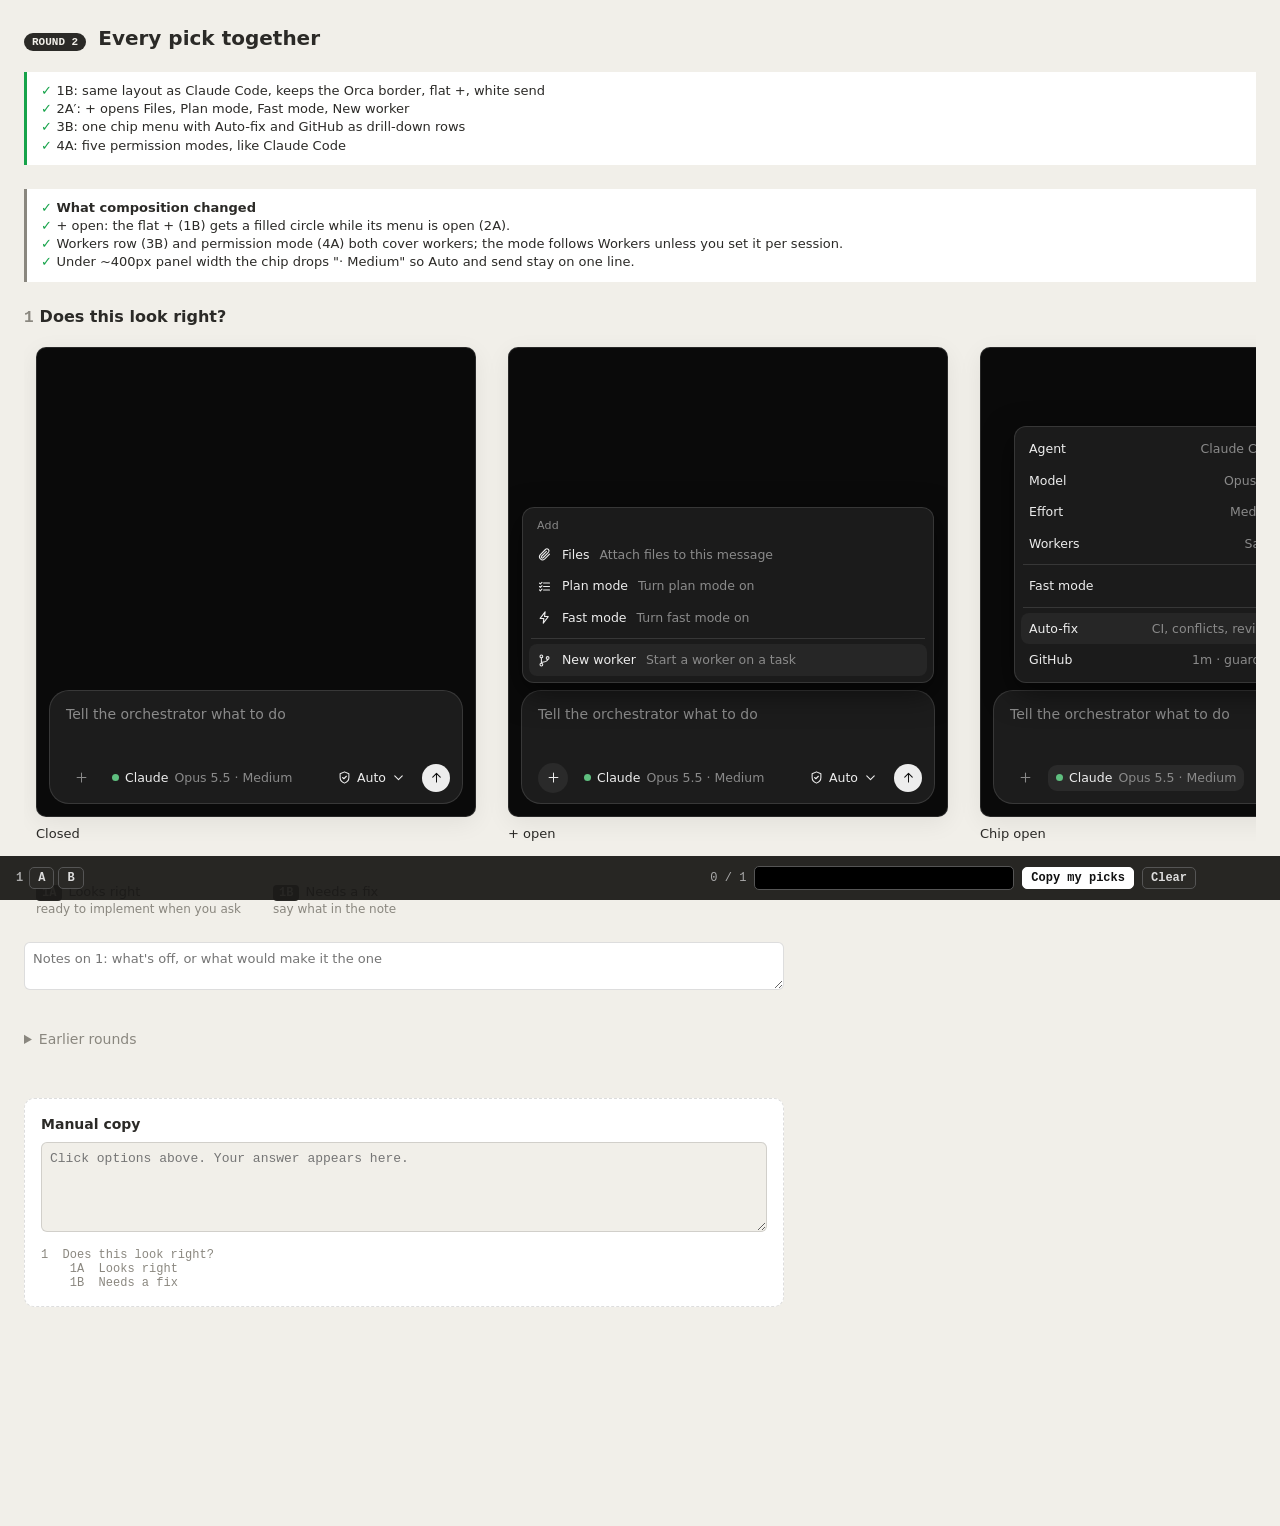
<file: docs/design/orchestration-composer/mockup-composer.html>
<!DOCTYPE html>
<html lang="en">
<head>
<meta charset="utf-8">
<meta name="viewport" content="width=device-width, initial-scale=1">
<title>Composer options</title>
<style>
:root {
  --app-bg: #0a0a0a;
  --app-fg: #ededed;
  --app-muted: #8a8a8a;
  --app-border: rgba(255,255,255,0.12);
  --app-accent: #60a5fa;
  --app-radius: 10px;
  --app-font: system-ui, -apple-system, sans-serif;
  --chip: rgba(255,255,255,0.08);
  --hover: rgba(255,255,255,0.06);
  --card: rgba(255,255,255,0.035);
  --line-strong: rgba(255,255,255,0.28);
  --ok: #5fbf7f;
  --warn: #f5a524;
  --pop: #1b1b1b;

  --doc-bg: #f1efe9;
  --doc-fg: #2b2a27;
  --doc-muted: #8a877f;
  --doc-pick: #16a34a;
  --doc-font: ui-sans-serif, system-ui, -apple-system, sans-serif;
  --doc-mono: ui-monospace, "SF Mono", Menlo, monospace;
  --doc-surface: #ffffff;
  --doc-line: #0002;
  --doc-shadow: #0001;
  color-scheme: light dark;
}
@media (prefers-color-scheme: dark) {
  :root {
    --doc-bg: #161513;
    --doc-fg: #e9e6df;
    --doc-muted: #8f8b82;
    --doc-pick: #22c55e;
    --doc-surface: #211f1c;
    --doc-line: #fff2;
    --doc-shadow: #0006;
  }
}
* { box-sizing: border-box; }
body { margin: 0; padding: 24px 24px 220px; background: var(--doc-bg); color: var(--doc-fg); font: 14px/1.4 var(--doc-font); }
header { display: flex; align-items: baseline; gap: 12px; margin-bottom: 20px; }
header h1 { font-size: 20px; margin: 0; }
.round { font: 600 11px var(--doc-mono); background: var(--doc-fg); color: var(--doc-bg); padding: 3px 8px; border-radius: 99px; }
.ledger { margin: 0 0 24px; padding: 10px 14px; border-left: 3px solid var(--doc-pick); background: var(--doc-surface); font-size: 13px; }
.ledger div::before { content: "\2713  "; color: var(--doc-pick); font-weight: 700; }
.issue { margin: 0 0 40px; }
.issue h2 { font-size: 16px; margin: 0 0 4px; }
.issue h2 .num { font-family: var(--doc-mono); color: var(--doc-muted); margin-right: 6px; }
.said { color: var(--doc-muted); font-size: 12px; margin: 0 0 10px; }
.said::before { content: "you: "; font-weight: 600; }
.view { font-size: 12px; margin: 6px 0 0; color: var(--doc-muted); }
.view::before { content: "my view: "; font-weight: 600; }
.row { display: flex; gap: 16px; overflow-x: auto; padding: 6px 4px 10px; }
.col { flex: 0 0 auto; position: relative; border-radius: 12px; padding: 8px; outline: 2px solid transparent; transition: outline-color .12s; }
.col[data-opt] { cursor: pointer; }
.col[data-opt]:hover { outline-color: var(--doc-line); }
.col.picked { outline: 3px solid var(--doc-pick); background: color-mix(in srgb, var(--doc-pick) 8%, transparent); }
.tick { display: none; position: absolute; top: -8px; right: -8px; width: 24px; height: 24px; border-radius: 50%; background: var(--doc-pick); color: #fff; font: 700 14px/24px var(--doc-font); text-align: center; }
.col.picked .tick { display: block; }
.cap { margin-top: 8px; font-size: 13px; max-width: 360px; }
.cap .pick { font: 700 12px var(--doc-mono); background: var(--doc-fg); color: var(--doc-bg); padding: 1px 6px; border-radius: 4px; margin-right: 6px; }
.cap .cost { display: block; color: var(--doc-muted); font-size: 12px; }
.now .cap .pick { background: var(--doc-muted); }
.screen { background: var(--app-bg); color: var(--app-fg); font-family: var(--app-font); border: 1px solid var(--app-border); border-radius: var(--app-radius); overflow: hidden; box-shadow: 0 6px 24px var(--doc-shadow); }
.phone { width: 393px; min-height: 600px; border-radius: 44px; border: 10px solid #111; }
textarea.notes { display: block; width: 100%; max-width: 760px; min-height: 40px; margin-top: 6px; padding: 8px; font: 13px var(--doc-font); border: 1px solid var(--doc-line); border-radius: 6px; background: var(--doc-surface); color: var(--doc-fg); resize: vertical; }
details.archive { margin: 40px 0; color: var(--doc-muted); }
#manual { margin-top: 48px; padding: 16px; background: var(--doc-surface); border: 1px dashed var(--doc-line); border-radius: 10px; max-width: 760px; }
#manual h3 { margin: 0 0 8px; font-size: 14px; }
#manual textarea { width: 100%; min-height: 90px; font: 13px var(--doc-mono); padding: 8px; border: 1px solid var(--doc-line); border-radius: 6px; background: var(--doc-bg); color: var(--doc-fg); }
#legend { font: 12px var(--doc-mono); color: var(--doc-muted); margin: 10px 0 0; white-space: pre-wrap; user-select: all; }
#bar { position: fixed; left: 0; right: 0; bottom: 0; background: #1c1b19f2; color: #eee; padding: 10px 16px; display: flex; flex-wrap: wrap; gap: 10px 18px; align-items: center; font-size: 12px; z-index: 10; }
#bar .grp { display: flex; gap: 4px; align-items: center; }
#bar .grp b { font-family: var(--doc-mono); color: #aaa; margin-right: 2px; }
#bar button { font: 600 12px var(--doc-mono); border: 1px solid #555; background: #2a2926; color: #ddd; padding: 3px 8px; border-radius: 5px; cursor: pointer; }
#bar button.on { background: var(--doc-pick); border-color: var(--doc-pick); color: #fff; }
#bar .actions { margin-left: auto; display: flex; gap: 8px; align-items: center; }
#bar input#line { width: 260px; font: 12px var(--doc-mono); background: #000; color: #fff; border: 1px solid #555; border-radius: 5px; padding: 4px 6px; }
#bar #copy { background: #fff; color: #111; border-color: #fff; }
#count { font-family: var(--doc-mono); color: #aaa; }
#toast { color: #8f8; min-width: 60px; }
.screen { width: 440px; padding: 12px; display: flex; flex-direction: column; justify-content: flex-end; position: relative; font-size: 13px; }
.screen.tall { height: 470px; }
.screen.short { height: 170px; }
.ic { width: 15px; height: 15px; fill: none; stroke: currentColor; stroke-width: 1.7; stroke-linecap: round; stroke-linejoin: round; flex: none; }
.ghost { color: var(--app-muted); font-size: 12px; margin-bottom: 10px; opacity: .6; }
.cmp { position: relative; border: 1px solid var(--app-border); border-radius: 16px; background: var(--card); padding: 10px 10px 8px 12px; display: flex; flex-direction: column; gap: 6px; }
.cmp .ph { color: var(--app-muted); min-height: 38px; font-size: 13.5px; }
.bar { display: flex; align-items: center; gap: 8px; }
.sp { flex: 1; }
.agent { display: inline-flex; align-items: center; gap: 6px; padding: 3px 7px 3px 5px; margin-left: -5px; border-radius: 7px; background: var(--chip); font-size: 12px; color: var(--app-muted); }
.agent b { color: var(--app-fg); font-weight: 550; }
.dot { width: 7px; height: 7px; border-radius: 50%; background: var(--ok); }
.send { width: 28px; height: 28px; border-radius: 50%; background: #ededed; color: #111; display: grid; place-items: center; }
.cc { border: 0; border-radius: 20px; background: #1c1c1c; padding: 14px 12px 10px 16px; gap: 14px; }
.cc .ph { min-height: 44px; font-size: 14px; }
.plus { width: 30px; height: 30px; border-radius: 50%; background: #2a2a2a; display: grid; place-items: center; color: var(--app-fg); }
.plus.flat { background: none; color: var(--app-muted); }
.sendg { width: 30px; height: 30px; border-radius: 50%; background: #8a8a8a; color: #1a1a1a; display: grid; place-items: center; }
.model { display: inline-flex; align-items: center; gap: 6px; padding: 4px 8px; border-radius: 9px; font-size: 12.5px; }
.model.open, .model:hover { background: #2a2a2a; }
.model .m { color: var(--app-muted); }
.perm { display: inline-flex; align-items: center; gap: 5px; padding: 4px 8px; border-radius: 9px; font-size: 12.5px; color: var(--app-fg); }
.perm.open { background: #2a2a2a; }
.pop { position: absolute; bottom: calc(100% + 8px); background: var(--pop); border: 1px solid var(--app-border); border-radius: 12px; padding: 6px; box-shadow: 0 10px 30px #0008; z-index: 2; font-size: 12.5px; }
.pop .h { color: var(--app-muted); font-size: 11px; padding: 4px 8px 6px; letter-spacing: .02em; }
.pop .it { display: flex; align-items: center; gap: 10px; padding: 7px 8px; border-radius: 8px; }
.pop .it:hover, .pop .it.sel { background: #262626; }
.pop .it .d { color: var(--app-muted); }
.pop .it .r { margin-left: auto; color: var(--app-muted); display: inline-flex; align-items: center; gap: 4px; }
.pop .sep { height: 1px; background: var(--app-border); margin: 5px 2px; }
.pop .two { display: flex; flex-direction: column; gap: 1px; }
.pop .two .d { font-size: 11.5px; line-height: 1.35; }
.pop .warnc, .pop .warnc .d { color: var(--warn); }
.search { display: flex; align-items: center; gap: 8px; margin: 2px 2px 6px; padding: 7px 10px; border: 1px solid var(--app-border); border-radius: 9px; color: var(--app-muted); }
.tog { width: 30px; height: 17px; border-radius: 99px; background: #333; position: relative; margin-left: auto; }
.tog::after { content: ""; position: absolute; left: 2px; top: 2px; width: 13px; height: 13px; border-radius: 50%; background: #ddd; }
.seg { margin-left: auto; display: inline-flex; border: 1px solid var(--app-border); border-radius: 7px; overflow: hidden; }
.seg span { padding: 3px 8px; color: var(--app-muted); }
.seg span.on { background: #2e2e2e; color: var(--app-fg); }
.oldmenu { width: 300px; }
.oldmenu .row2 { display: flex; justify-content: space-between; padding: 6px 8px; }
.oldmenu .sel2 { border: 1px solid var(--app-border); border-radius: 6px; padding: 2px 8px; color: var(--app-fg); }
</style>
</head>
<body data-key="design-options:orch-composer:r2">
<svg width="0" height="0" style="position:absolute">
  <symbol id="plus" viewBox="0 0 24 24"><path d="M12 5v14M5 12h14"/></symbol>
  <symbol id="up" viewBox="0 0 24 24"><path d="M12 19V5.5M6 11.5l6-6 6 6"/></symbol>
  <symbol id="chev" viewBox="0 0 24 24"><path d="M6 9.5l6 6 6-6"/></symbol>
  <symbol id="chevu" viewBox="0 0 24 24"><path d="M6 14.5l6-6 6 6"/></symbol>
  <symbol id="chevr" viewBox="0 0 24 24"><path d="M9.5 6l6 6-6 6"/></symbol>
  <symbol id="clip" viewBox="0 0 24 24"><path d="M20 11.5l-8 8a5 5 0 0 1-7-7l8.5-8.5a3.3 3.3 0 0 1 4.7 4.7L9.7 17.2a1.7 1.7 0 0 1-2.4-2.4l7.8-7.8"/></symbol>
  <symbol id="list" viewBox="0 0 24 24"><path d="M10.5 6.5H20M10.5 12H20M10.5 17.5H20M4 6.5l1.4 1.4L8 5.3M4 12l1.4 1.4L8 10.8M4 17.5l1.4 1.4L8 16.3"/></symbol>
  <symbol id="bolt" viewBox="0 0 24 24"><path d="M13 3L5 13.5h6L10 21l8-10.5h-6z"/></symbol>
  <symbol id="shield" viewBox="0 0 24 24"><path d="M12 3l7 3v6c0 4.5-3 7.5-7 9-4-1.5-7-4.5-7-9V6z"/><path d="M9 12l2 2 4-4"/></symbol>
  <symbol id="shieldx" viewBox="0 0 24 24"><path d="M12 3l7 3v6c0 4.5-3 7.5-7 9-4-1.5-7-4.5-7-9V6z"/><path d="M12 8v5M12 16h.01"/></symbol>
  <symbol id="hand" viewBox="0 0 24 24"><path d="M8 13V6.5a1.5 1.5 0 0 1 3 0V12M11 11V5a1.5 1.5 0 0 1 3 0v6M14 11V6.5a1.5 1.5 0 0 1 3 0V14c0 4-2.5 7-6.5 7-2.5 0-4-1.3-5.5-3.5L3.6 15a1.5 1.5 0 0 1 2.4-1.8L8 15"/></symbol>
  <symbol id="pen" viewBox="0 0 24 24"><path d="M4 20l1-4L16 5l3 3L8 19zM14 7l3 3"/></symbol>
  <symbol id="check" viewBox="0 0 24 24"><path d="M5 12.5l4.5 4.5L19 7.5"/></symbol>
  <symbol id="search" viewBox="0 0 24 24"><circle cx="11" cy="11" r="6.5"/><path d="M16 16l4 4"/></symbol>
  <symbol id="grid" viewBox="0 0 24 24"><rect x="4" y="4" width="6" height="6" rx="1.5"/><rect x="14" y="4" width="6" height="6" rx="1.5"/><rect x="4" y="14" width="6" height="6" rx="1.5"/><rect x="14" y="14" width="6" height="6" rx="1.5"/></symbol>
  <symbol id="branch" viewBox="0 0 24 24"><circle cx="7" cy="5.5" r="2.2"/><circle cx="7" cy="18.5" r="2.2"/><circle cx="17" cy="8" r="2.2"/><path d="M7 7.7v8.6M17 10.2c0 3.6-4 3.4-10 5"/></symbol>
  <symbol id="gear" viewBox="0 0 24 24"><circle cx="12" cy="12" r="3"/><path d="M12 3v3M12 18v3M3 12h3M18 12h3M5.6 5.6l2.1 2.1M16.3 16.3l2.1 2.1M5.6 18.4l2.1-2.1M16.3 7.7l2.1-2.1"/></symbol>
  <symbol id="spark" viewBox="0 0 24 24"><path d="M12 3v4M12 17v4M3 12h4M17 12h4M6 6l2.5 2.5M15.5 15.5 18 18M6 18l2.5-2.5M15.5 8.5 18 6"/></symbol>
</svg>

<header>
  <span class="round">ROUND 2</span>
  <h1>Every pick together</h1>
</header>

<div class="ledger">
  <div>1B: same layout as Claude Code, keeps the Orca border, flat +, white send</div>
  <div>2A′: + opens Files, Plan mode, Fast mode, New worker</div>
  <div>3B: one chip menu with Auto-fix and GitHub as drill-down rows</div>
  <div>4A: five permission modes, like Claude Code</div>
</div>

<div class="ledger" style="border-left-color:var(--doc-muted)">
  <div style="font-weight:600">What composition changed</div>
  <div>+ open: the flat + (1B) gets a filled circle while its menu is open (2A).</div>
  <div>Workers row (3B) and permission mode (4A) both cover workers; the mode follows Workers unless you set it per session.</div>
  <div>Under ~400px panel width the chip drops "· Medium" so Auto and send stay on one line.</div>
</div>

<section class="issue" data-issue="1" data-keep="drawn">
  <h2><span class="num">1</span>Does this look right?</h2>
  <div class="row">
    <div class="col">
      <div class="screen tall"><div class="cmp cc" style="border:1px solid var(--app-border)"><div class="ph">Tell the orchestrator what to do</div><div class="bar"><span class="plus flat"><svg class="ic"><use href="#plus"/></svg></span><span class="model"><i class="dot"></i>Claude <span class="m">Opus 5.5 · Medium</span></span><span class="sp"></span><span class="perm"><svg class="ic"><use href="#shield"/></svg>Auto<svg class="ic"><use href="#chev"/></svg></span><span class="send"><svg class="ic"><use href="#up"/></svg></span></div></div></div>
      <div class="cap">Closed</div>
    </div>
    <div class="col">
      <div class="screen tall"><div class="cmp cc" style="border:1px solid var(--app-border)">
        <div class="pop" style="left:0;right:0"><div class="h">Add</div>
          <div class="it"><svg class="ic"><use href="#clip"/></svg>Files <span class="d">Attach files to this message</span></div>
          <div class="it"><svg class="ic"><use href="#list"/></svg>Plan mode <span class="d">Turn plan mode on</span></div>
          <div class="it"><svg class="ic"><use href="#bolt"/></svg>Fast mode <span class="d">Turn fast mode on</span></div>
          <div class="sep"></div>
          <div class="it sel"><svg class="ic"><use href="#branch"/></svg>New worker <span class="d">Start a worker on a task</span></div>
        </div>
        <div class="ph">Tell the orchestrator what to do</div><div class="bar"><span class="plus" style="background:#2a2a2a"><svg class="ic"><use href="#plus"/></svg></span><span class="model"><i class="dot"></i>Claude <span class="m">Opus 5.5 · Medium</span></span><span class="sp"></span><span class="perm"><svg class="ic"><use href="#shield"/></svg>Auto<svg class="ic"><use href="#chev"/></svg></span><span class="send"><svg class="ic"><use href="#up"/></svg></span></div></div></div>
      <div class="cap">+ open</div>
    </div>
    <div class="col">
      <div class="screen tall"><div class="cmp cc" style="border:1px solid var(--app-border)">
        <div class="pop" style="left:20px;width:300px">
          <div class="it">Agent <span class="r">Claude Code<svg class="ic"><use href="#chevr"/></svg></span></div>
          <div class="it">Model <span class="r">Opus 5.5<svg class="ic"><use href="#chevr"/></svg></span></div>
          <div class="it">Effort <span class="r">Medium<svg class="ic"><use href="#chevr"/></svg></span></div>
          <div class="it">Workers <span class="r">Same<svg class="ic"><use href="#chevr"/></svg></span></div>
          <div class="sep"></div>
          <div class="it">Fast mode <span class="tog"></span></div>
          <div class="sep"></div>
          <div class="it sel">Auto-fix <span class="r">CI, conflicts, reviews<svg class="ic"><use href="#chevr"/></svg></span></div>
          <div class="it">GitHub <span class="r">1m · guard on<svg class="ic"><use href="#chevr"/></svg></span></div>
        </div>
        <div class="ph">Tell the orchestrator what to do</div><div class="bar"><span class="plus flat"><svg class="ic"><use href="#plus"/></svg></span><span class="model open"><i class="dot"></i>Claude <span class="m">Opus 5.5 · Medium</span></span><span class="sp"></span><span class="perm"><svg class="ic"><use href="#shield"/></svg>Auto<svg class="ic"><use href="#chev"/></svg></span><span class="send"><svg class="ic"><use href="#up"/></svg></span></div></div></div>
      <div class="cap">Chip open</div>
    </div>
    <div class="col">
      <div class="screen tall"><div class="cmp cc" style="border:1px solid var(--app-border)">
        <div class="pop" style="left:20px;width:300px">
          <div class="it"><svg class="ic" style="transform:rotate(180deg)"><use href="#chevr"/></svg><b>Auto-fix</b></div>
          <div class="sep"></div>
          <div class="it">When CI fails <span class="r">Fix it<svg class="ic"><use href="#chev"/></svg></span></div>
          <div class="it">When a PR has conflicts <span class="r">Fix it<svg class="ic"><use href="#chev"/></svg></span></div>
          <div class="it">When a review comes in <span class="r">Fix it<svg class="ic"><use href="#chev"/></svg></span></div>
          <div class="it">When no agent is running <span class="r">Start one<svg class="ic"><use href="#chev"/></svg></span></div>
          <div class="it">Apply to <span class="r">All sessions<svg class="ic"><use href="#chev"/></svg></span></div>
          <div class="it">Tries before asking <span class="seg"><span>1</span><span>2</span><span class="on">3</span><span>5</span></span></div>
        </div>
        <div class="ph">Tell the orchestrator what to do</div><div class="bar"><span class="plus flat"><svg class="ic"><use href="#plus"/></svg></span><span class="model open"><i class="dot"></i>Claude <span class="m">Opus 5.5 · Medium</span></span><span class="sp"></span><span class="perm"><svg class="ic"><use href="#shield"/></svg>Auto<svg class="ic"><use href="#chev"/></svg></span><span class="send"><svg class="ic"><use href="#up"/></svg></span></div></div></div>
      <div class="cap">Auto-fix drilled in</div>
    </div>
    <div class="col">
      <div class="screen tall"><div class="cmp cc" style="border:1px solid var(--app-border)">
        <div class="pop" style="right:0;width:310px">
          <div class="it sel"><svg class="ic"><use href="#shield"/></svg><span class="two">Auto<span class="d">Classifier approves or denies prompts</span></span><span class="r"><svg class="ic"><use href="#check"/></svg></span></div>
          <div class="it"><svg class="ic"><use href="#hand"/></svg><span class="two">Manual<span class="d">Prompts for dangerous operations</span></span></div>
          <div class="it"><svg class="ic"><use href="#pen"/></svg><span class="two">Accept Edits<span class="d">Auto-accept file edits</span></span></div>
          <div class="it"><svg class="ic"><use href="#hand"/></svg><span class="two">Don't Ask<span class="d">Deny anything not pre-approved</span></span></div>
          <div class="it warnc"><svg class="ic"><use href="#shieldx"/></svg><span class="two">Bypass Permissions<span class="d">Bypass all permission checks</span></span></div>
          <div class="sep"></div>
          <div class="it">Remember for this project <span class="tog"></span></div>
        </div>
        <div class="ph">Tell the orchestrator what to do</div><div class="bar"><span class="plus flat"><svg class="ic"><use href="#plus"/></svg></span><span class="model"><i class="dot"></i>Claude <span class="m">Opus 5.5 · Medium</span></span><span class="sp"></span><span class="perm open"><svg class="ic"><use href="#shield"/></svg>Auto<svg class="ic"><use href="#chevu"/></svg></span><span class="send"><svg class="ic"><use href="#up"/></svg></span></div></div></div>
      <div class="cap">Permission open</div>
    </div>
    <div class="col">
      <div class="screen tall" style="width:360px"><div class="cmp cc" style="border:1px solid var(--app-border)"><div class="ph" style="color:var(--app-fg)">Fix CI on #4555 and open a worker for the tablet sidebar</div><div class="bar"><span class="plus flat"><svg class="ic"><use href="#plus"/></svg></span><span class="model"><i class="dot"></i>Claude <span class="m">Opus 5.5</span></span><span class="sp"></span><span class="perm"><svg class="ic"><use href="#shield"/></svg>Auto<svg class="ic"><use href="#chev"/></svg></span><span class="send"><svg class="ic"><use href="#up"/></svg></span></div></div></div>
      <div class="cap">Typing, narrow panel</div>
    </div>
  </div>
  <div class="row">
    <div class="col"><div class="cap"><span class="pick">1A</span>Looks right<span class="cost">ready to implement when you ask</span></div></div>
    <div class="col"><div class="cap"><span class="pick">1B</span>Needs a fix<span class="cost">say what in the note</span></div></div>
  </div>
</section>

<details class="archive">
  <summary>Earlier rounds</summary>
  <p>Round 1: 1B 2A 3B 4A. Note on 2: add New worker too.</p>
</details>


<section id="manual">
  <h3>Manual copy</h3>
  <textarea id="answer" readonly placeholder="Click options above. Your answer appears here."></textarea>
  <div id="legend"></div>
</section>

<div id="bar">
  <div id="groups" style="display:flex;flex-wrap:wrap;gap:10px 18px"></div>
  <div class="actions">
    <span id="count"></span>
    <input id="line" readonly aria-label="Answer line">
    <button id="copy">Copy my picks</button>
    <button id="clear">Clear</button>
    <span id="toast"></span>
  </div>
</div>

<script>
(function () {
  var KEY = document.body.dataset.key || location.pathname;
  var state = { picks: {}, notes: {} };
  try {
    var saved = JSON.parse(localStorage.getItem(KEY) || "{}");
    state.picks = saved.picks || {};
    state.notes = saved.notes || {};
  } catch (e) {}

  function save() { try { localStorage.setItem(KEY, JSON.stringify(state)); } catch (e) {} }
  function issueOf(code) { var m = /^(\d+)/.exec(code); return m ? m[1] : code; }

  var issues = [];
  var options = {};
  var labels = {};
  var cards = {};

  document.querySelectorAll(".issue").forEach(function (sec) {
    var id = sec.dataset.issue;
    var title = sec.querySelector("h2");
    labels[id] = title ? title.textContent.replace(/^\s*\d+\s*/, "").trim() : id;
    issues.push(id);
    options[id] = [];

    sec.querySelectorAll(".col").forEach(function (col) {
      var chip = col.querySelector(".cap .pick");
      if (!chip) return;
      var code = chip.textContent.trim();
      if (!/^\d+[A-Za-z]/.test(code)) return;
      var name = (chip.nextSibling && chip.nextSibling.textContent || "").trim();
      col.dataset.opt = code;
      var tick = document.createElement("span");
      tick.className = "tick";
      tick.textContent = "✓";
      col.appendChild(tick);
      col.addEventListener("click", function (ev) {
        if (ev.target.closest("textarea, input, a, select")) return;
        choose(code);
      });
      cards[code] = col;
      options[id].push({ code: code, name: name });
    });

    if (sec.dataset.keep !== "drawn") options[id].push({ code: id + "-keep", name: "keep as-is" });

    var ta = document.createElement("textarea");
    ta.className = "notes";
    ta.dataset.issue = id;
    ta.placeholder = "Notes on " + id + ": what's off, or what would make it the one";
    ta.value = state.notes[id] || "";
    ta.addEventListener("input", function () {
      if (ta.value.trim()) state.notes[id] = ta.value; else delete state.notes[id];
      save();
      render();
    });
    sec.appendChild(ta);
  });

  var groups = document.getElementById("groups");
  issues.forEach(function (id) {
    var g = document.createElement("div");
    g.className = "grp";
    var b = document.createElement("b");
    b.textContent = id;
    g.appendChild(b);
    options[id].forEach(function (o) {
      var btn = document.createElement("button");
      btn.dataset.code = o.code;
      btn.title = o.name;
      btn.textContent = /-keep$/.test(o.code) ? "keep" : o.code.slice(id.length);
      btn.addEventListener("click", function () {
        choose(o.code);
        if (cards[o.code]) cards[o.code].scrollIntoView({ behavior: "smooth", block: "center", inline: "center" });
      });
      g.appendChild(btn);
    });
    groups.appendChild(g);
  });

  document.getElementById("legend").textContent = issues.map(function (id) {
    return id + "  " + labels[id] + "\n" + options[id].map(function (o) {
      return "    " + o.code + "  " + o.name;
    }).join("\n");
  }).join("\n");

  function choose(code) {
    var id = issueOf(code);
    if (state.picks[id] === code) delete state.picks[id]; else state.picks[id] = code;
    save();
    render();
  }

  function answerLine() {
    return issues.filter(function (id) { return state.picks[id]; })
      .map(function (id) { return state.picks[id]; }).join("  ");
  }

  function fullAnswer() {
    var out = answerLine();
    var notes = issues.filter(function (id) { return state.notes[id] && state.notes[id].trim(); })
      .map(function (id) { return id + " (" + labels[id] + "): " + state.notes[id].trim().replace(/\s*\n\s*/g, " / "); });
    if (notes.length) out += "\n\n" + notes.join("\n");
    return out;
  }

  function render() {
    Object.keys(cards).forEach(function (code) {
      cards[code].classList.toggle("picked", state.picks[issueOf(code)] === code);
    });
    document.querySelectorAll("#groups button").forEach(function (btn) {
      btn.classList.toggle("on", state.picks[issueOf(btn.dataset.code)] === btn.dataset.code);
    });
    var n = issues.filter(function (id) { return state.picks[id]; }).length;
    document.getElementById("count").textContent = n + " / " + issues.length;
    document.getElementById("line").value = answerLine();
    document.getElementById("answer").value = fullAnswer();
  }

  function flash(msg) {
    var t = document.getElementById("toast");
    t.textContent = msg;
    setTimeout(function () { t.textContent = ""; }, 2500);
  }

  function fallbackCopy() {
    var ta = document.getElementById("answer");
    ta.focus();
    ta.select();
    var ok = false;
    try { ok = document.execCommand("copy"); } catch (e) {}
    if (ok) flash("copied");
    else { ta.scrollIntoView({ block: "center" }); flash("press ⌘C"); }
  }

  document.getElementById("copy").addEventListener("click", function () {
    var text = fullAnswer();
    if (!text) { flash("nothing picked"); return; }
    if (navigator.clipboard && navigator.clipboard.writeText) {
      navigator.clipboard.writeText(text).then(function () { flash("copied"); }, fallbackCopy);
    } else fallbackCopy();
  });

  document.getElementById("clear").addEventListener("click", function () {
    state = { picks: {}, notes: {} };
    document.querySelectorAll("textarea.notes").forEach(function (ta) { ta.value = ""; });
    save();
    render();
  });

  ["line", "answer"].forEach(function (id) {
    document.getElementById(id).addEventListener("focus", function (ev) { ev.target.select(); });
  });

  render();
})();
</script>
</body>
</html>
</file>
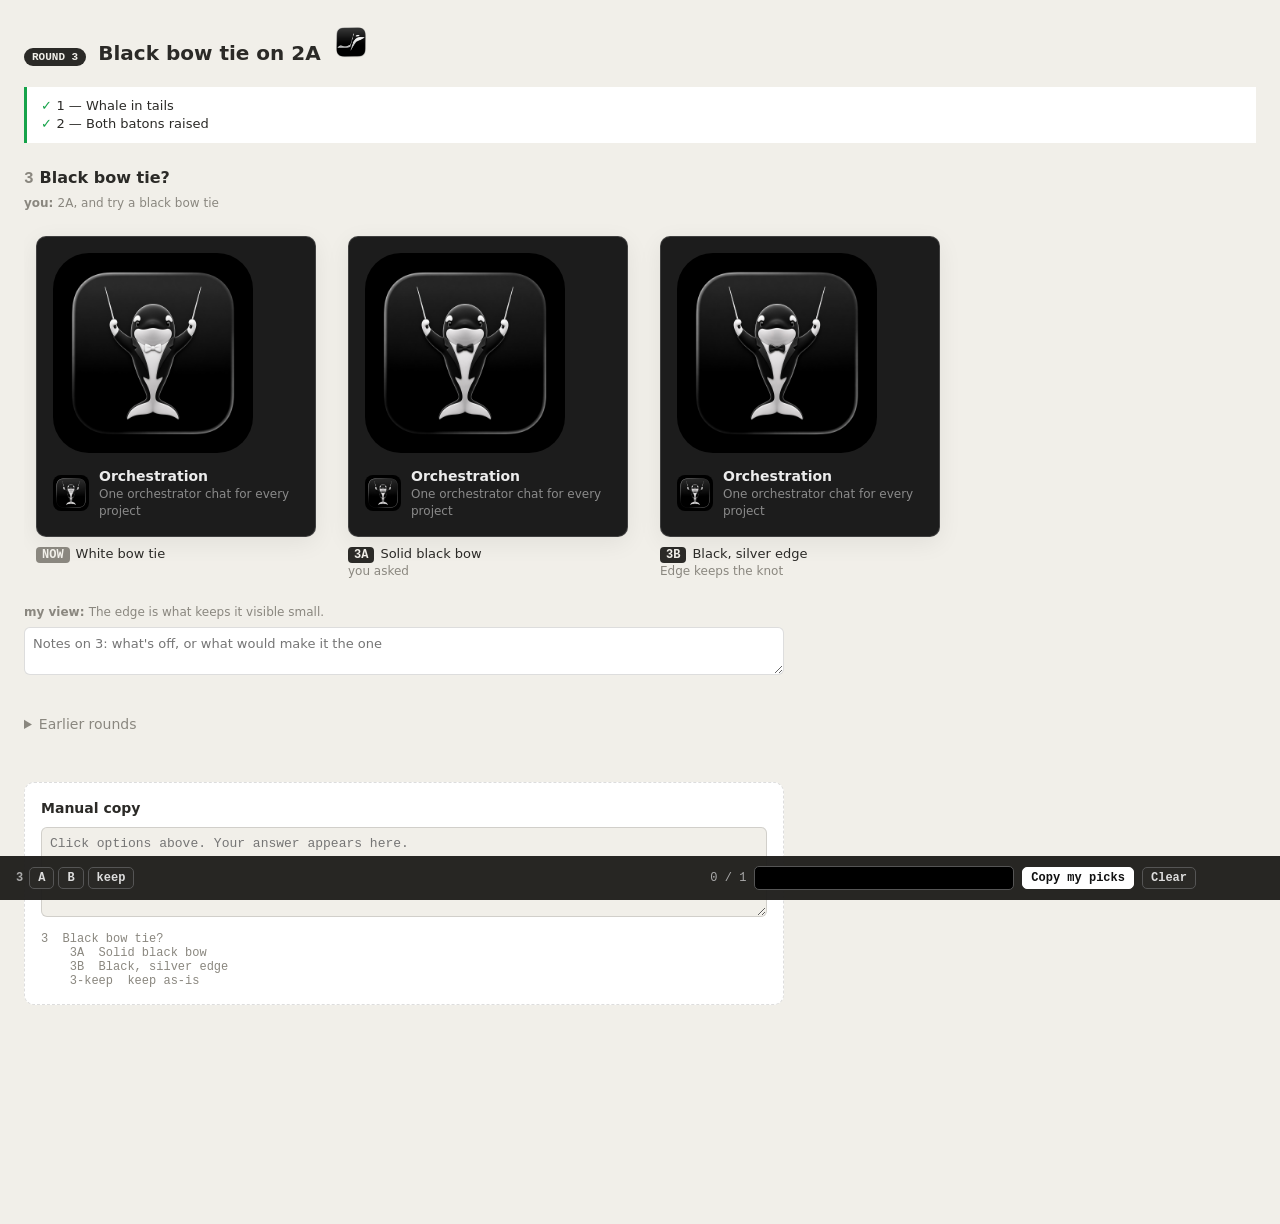
<file: docs/design/orchestration-icon/mockup-mark.html>
<!DOCTYPE html>
<html lang="en">
<head>
<meta charset="utf-8">
<meta name="viewport" content="width=device-width, initial-scale=1">
<title>Design options: black bow tie</title>
<style>
:root {
  --app-bg: #1c1c1c;
  --app-fg: #ececec;
  --app-muted: #8a8a8a;
  --app-border: rgba(128, 128, 128, 0.35);
  --app-accent: #60a5fa;
  --app-radius: 10px;
  --app-font: var(--orca-font-sans, system-ui, -apple-system, sans-serif);

  --doc-bg: #f1efe9;
  --doc-fg: #2b2a27;
  --doc-muted: #8a877f;
  --doc-pick: #16a34a;
  --doc-font: ui-sans-serif, system-ui, -apple-system, sans-serif;
  --doc-mono: ui-monospace, "SF Mono", Menlo, monospace;
  --doc-surface: #ffffff;
  --doc-line: #0002;
  --doc-shadow: #0001;
  color-scheme: light dark;
}
@media (prefers-color-scheme: dark) {
  :root {
    --doc-bg: #161513;
    --doc-fg: #e9e6df;
    --doc-muted: #8f8b82;
    --doc-pick: #22c55e;
    --doc-surface: #211f1c;
    --doc-line: #fff2;
    --doc-shadow: #0006;
  }
}
* { box-sizing: border-box; }
body { margin: 0; padding: 24px 24px 220px; background: var(--doc-bg); color: var(--doc-fg); font: 14px/1.4 var(--doc-font); }
header { display: flex; align-items: baseline; gap: 12px; margin-bottom: 20px; }
header h1 { font-size: 20px; margin: 0; }
.round { font: 600 11px var(--doc-mono); background: var(--doc-fg); color: var(--doc-bg); padding: 3px 8px; border-radius: 99px; }
.ledger { margin: 0 0 24px; padding: 10px 14px; border-left: 3px solid var(--doc-pick); background: var(--doc-surface); font-size: 13px; }
.ledger div::before { content: "\2713  "; color: var(--doc-pick); font-weight: 700; }
.issue { margin: 0 0 40px; }
.issue h2 { font-size: 16px; margin: 0 0 4px; }
.issue h2 .num { font-family: var(--doc-mono); color: var(--doc-muted); margin-right: 6px; }
.said { color: var(--doc-muted); font-size: 12px; margin: 0 0 10px; }
.said::before { content: "you: "; font-weight: 600; }
.view { font-size: 12px; margin: 6px 0 0; color: var(--doc-muted); }
.view::before { content: "my view: "; font-weight: 600; }
.row { display: flex; gap: 16px; overflow-x: auto; padding: 6px 4px 10px; }
.col { flex: 0 0 auto; position: relative; border-radius: 12px; padding: 8px; outline: 2px solid transparent; transition: outline-color .12s; }
.col[data-opt] { cursor: pointer; }
.col[data-opt]:hover { outline-color: var(--doc-line); }
.col.picked { outline: 3px solid var(--doc-pick); background: color-mix(in srgb, var(--doc-pick) 8%, transparent); }
.tick { display: none; position: absolute; top: -8px; right: -8px; width: 24px; height: 24px; border-radius: 50%; background: var(--doc-pick); color: #fff; font: 700 14px/24px var(--doc-font); text-align: center; }
.col.picked .tick { display: block; }
.cap { margin-top: 8px; font-size: 13px; max-width: 360px; }
.cap .pick { font: 700 12px var(--doc-mono); background: var(--doc-fg); color: var(--doc-bg); padding: 1px 6px; border-radius: 4px; margin-right: 6px; }
.cap .cost { display: block; color: var(--doc-muted); font-size: 12px; }
.now .cap .pick { background: var(--doc-muted); }
.screen { background: var(--app-bg); color: var(--app-fg); font-family: var(--app-font); border: 1px solid var(--app-border); border-radius: var(--app-radius); overflow: hidden; box-shadow: 0 6px 24px var(--doc-shadow); }
.phone { width: 393px; min-height: 600px; border-radius: 44px; border: 10px solid #111; }
textarea.notes { display: block; width: 100%; max-width: 760px; min-height: 40px; margin-top: 6px; padding: 8px; font: 13px var(--doc-font); border: 1px solid var(--doc-line); border-radius: 6px; background: var(--doc-surface); color: var(--doc-fg); resize: vertical; }
details.archive { margin: 40px 0; color: var(--doc-muted); }
#manual { margin-top: 48px; padding: 16px; background: var(--doc-surface); border: 1px dashed var(--doc-line); border-radius: 10px; max-width: 760px; }
#manual h3 { margin: 0 0 8px; font-size: 14px; }
#manual textarea { width: 100%; min-height: 90px; font: 13px var(--doc-mono); padding: 8px; border: 1px solid var(--doc-line); border-radius: 6px; background: var(--doc-bg); color: var(--doc-fg); }
#legend { font: 12px var(--doc-mono); color: var(--doc-muted); margin: 10px 0 0; white-space: pre-wrap; user-select: all; }
#bar { position: fixed; left: 0; right: 0; bottom: 0; background: #1c1b19f2; color: #eee; padding: 10px 16px; display: flex; flex-wrap: wrap; gap: 10px 18px; align-items: center; font-size: 12px; z-index: 10; }
#bar .grp { display: flex; gap: 4px; align-items: center; }
#bar .grp b { font-family: var(--doc-mono); color: #aaa; margin-right: 2px; }
#bar button { font: 600 12px var(--doc-mono); border: 1px solid #555; background: #2a2926; color: #ddd; padding: 3px 8px; border-radius: 5px; cursor: pointer; }
#bar button.on { background: var(--doc-pick); border-color: var(--doc-pick); color: #fff; }
#bar .actions { margin-left: auto; display: flex; gap: 8px; align-items: center; }
#bar input#line { width: 260px; font: 12px var(--doc-mono); background: #000; color: #fff; border: 1px solid #555; border-radius: 5px; padding: 4px 6px; }
#bar #copy { background: #fff; color: #111; border-color: #fff; }
#count { font-family: var(--doc-mono); color: #aaa; }
#toast { color: #8f8; min-width: 60px; }
</style>
</head>
<body data-key="design-options:orchestration-icon:r3">

<header>
  <span class="round">ROUND 3</span>
  <h1>Black bow tie on 2A</h1>
  <img src="ref.png" alt="Orca app icon" width="36" height="36" style="width:36px;height:36px;border-radius:8px">
</header>

<div class="ledger">
  <div>1 — Whale in tails</div>
  <div>2 — Both batons raised</div>
</div>

<section class="issue" data-issue="3">
  <h2><span class="num">3</span>Black bow tie?</h2>
  <p class="said">2A, and try a black bow tie</p>
  <div class="row">
    <div class="col now">
      <div class="screen" style="width:280px;padding:16px">
        <img src="2a.jpg" alt="" width="200" height="200" style="width:200px;height:200px;border-radius:36px;display:block">
        <div style="display:flex;gap:10px;align-items:center;margin-top:14px">
          <img src="2a.jpg" alt="" width="36" height="36" style="width:36px;height:36px;border-radius:8px">
          <div>
            <div style="font-weight:600">Orchestration</div>
            <div style="color:var(--app-muted);font-size:12px">One orchestrator chat for every project</div>
          </div>
        </div>
      </div>
      <div class="cap"><span class="pick">NOW</span>White bow tie</div>
    </div>
    <div class="col">
      <div class="screen" style="width:280px;padding:16px">
        <img src="3a.jpg" alt="" width="200" height="200" style="width:200px;height:200px;border-radius:36px;display:block">
        <div style="display:flex;gap:10px;align-items:center;margin-top:14px">
          <img src="3a.jpg" alt="" width="36" height="36" style="width:36px;height:36px;border-radius:8px">
          <div>
            <div style="font-weight:600">Orchestration</div>
            <div style="color:var(--app-muted);font-size:12px">One orchestrator chat for every project</div>
          </div>
        </div>
      </div>
      <div class="cap"><span class="pick">3A</span>Solid black bow<span class="cost">you asked</span></div>
    </div>
    <div class="col">
      <div class="screen" style="width:280px;padding:16px">
        <img src="3b.jpg" alt="" width="200" height="200" style="width:200px;height:200px;border-radius:36px;display:block">
        <div style="display:flex;gap:10px;align-items:center;margin-top:14px">
          <img src="3b.jpg" alt="" width="36" height="36" style="width:36px;height:36px;border-radius:8px">
          <div>
            <div style="font-weight:600">Orchestration</div>
            <div style="color:var(--app-muted);font-size:12px">One orchestrator chat for every project</div>
          </div>
        </div>
      </div>
      <div class="cap"><span class="pick">3B</span>Black, silver edge<span class="cost">Edge keeps the knot</span></div>
    </div>
  </div>
  <p class="view">The edge is what keeps it visible small.</p>
</section>

<details class="archive">
  <summary>Earlier rounds</summary>
  <p>Round 1 — Which conductor for the icon? 1A Baton in the mark. 1B Flat white mark. 1C Whale in tails. 1D Whale on a podium.</p>
  <p>Round 2 — Two wands, looking at you? 2A Both batons raised. 2B Two lit wands. 2C Wands crossed.</p>
</details>

<section id="manual">
  <h3>Manual copy</h3>
  <textarea id="answer" readonly placeholder="Click options above. Your answer appears here."></textarea>
  <div id="legend"></div>
</section>

<div id="bar">
  <div id="groups" style="display:flex;flex-wrap:wrap;gap:10px 18px"></div>
  <div class="actions">
    <span id="count"></span>
    <input id="line" readonly aria-label="Answer line">
    <button id="copy">Copy my picks</button>
    <button id="clear">Clear</button>
    <span id="toast"></span>
  </div>
</div>

<script>
(function () {
  var KEY = document.body.dataset.key || location.pathname;
  var state = { picks: {}, notes: {} };
  try {
    var saved = JSON.parse(localStorage.getItem(KEY) || "{}");
    state.picks = saved.picks || {};
    state.notes = saved.notes || {};
  } catch (e) {}

  function save() { try { localStorage.setItem(KEY, JSON.stringify(state)); } catch (e) {} }
  function issueOf(code) { var m = /^(\d+)/.exec(code); return m ? m[1] : code; }

  var issues = [];
  var options = {};
  var labels = {};
  var cards = {};

  document.querySelectorAll(".issue").forEach(function (sec) {
    var id = sec.dataset.issue;
    var title = sec.querySelector("h2");
    labels[id] = title ? title.textContent.replace(/^\s*\d+\s*/, "").trim() : id;
    issues.push(id);
    options[id] = [];

    sec.querySelectorAll(".col").forEach(function (col) {
      var chip = col.querySelector(".cap .pick");
      if (!chip) return;
      var code = chip.textContent.trim();
      if (!/^\d+[A-Za-z]/.test(code)) return;
      var name = (chip.nextSibling && chip.nextSibling.textContent || "").trim();
      col.dataset.opt = code;
      var tick = document.createElement("span");
      tick.className = "tick";
      tick.textContent = "✓";
      col.appendChild(tick);
      col.addEventListener("click", function (ev) {
        if (ev.target.closest("textarea, input, a, select")) return;
        choose(code);
      });
      cards[code] = col;
      options[id].push({ code: code, name: name });
    });

    if (sec.dataset.keep !== "drawn") options[id].push({ code: id + "-keep", name: "keep as-is" });

    var ta = document.createElement("textarea");
    ta.className = "notes";
    ta.dataset.issue = id;
    ta.placeholder = "Notes on " + id + ": what's off, or what would make it the one";
    ta.value = state.notes[id] || "";
    ta.addEventListener("input", function () {
      if (ta.value.trim()) state.notes[id] = ta.value; else delete state.notes[id];
      save();
      render();
    });
    sec.appendChild(ta);
  });

  var groups = document.getElementById("groups");
  issues.forEach(function (id) {
    var g = document.createElement("div");
    g.className = "grp";
    var b = document.createElement("b");
    b.textContent = id;
    g.appendChild(b);
    options[id].forEach(function (o) {
      var btn = document.createElement("button");
      btn.dataset.code = o.code;
      btn.title = o.name;
      btn.textContent = /-keep$/.test(o.code) ? "keep" : o.code.slice(id.length);
      btn.addEventListener("click", function () {
        choose(o.code);
        if (cards[o.code]) cards[o.code].scrollIntoView({ behavior: "smooth", block: "center", inline: "center" });
      });
      g.appendChild(btn);
    });
    groups.appendChild(g);
  });

  document.getElementById("legend").textContent = issues.map(function (id) {
    return id + "  " + labels[id] + "\n" + options[id].map(function (o) {
      return "    " + o.code + "  " + o.name;
    }).join("\n");
  }).join("\n");

  function choose(code) {
    var id = issueOf(code);
    if (state.picks[id] === code) delete state.picks[id]; else state.picks[id] = code;
    save();
    render();
  }

  function answerLine() {
    return issues.filter(function (id) { return state.picks[id]; })
      .map(function (id) { return state.picks[id]; }).join("  ");
  }

  function fullAnswer() {
    var out = answerLine();
    var notes = issues.filter(function (id) { return state.notes[id] && state.notes[id].trim(); })
      .map(function (id) { return id + " (" + labels[id] + "): " + state.notes[id].trim().replace(/\s*\n\s*/g, " / "); });
    if (notes.length) out += "\n\n" + notes.join("\n");
    return out;
  }

  function render() {
    Object.keys(cards).forEach(function (code) {
      cards[code].classList.toggle("picked", state.picks[issueOf(code)] === code);
    });
    document.querySelectorAll("#groups button").forEach(function (btn) {
      btn.classList.toggle("on", state.picks[issueOf(btn.dataset.code)] === btn.dataset.code);
    });
    var n = issues.filter(function (id) { return state.picks[id]; }).length;
    document.getElementById("count").textContent = n + " / " + issues.length;
    document.getElementById("line").value = answerLine();
    document.getElementById("answer").value = fullAnswer();
  }

  function flash(msg) {
    var t = document.getElementById("toast");
    t.textContent = msg;
    setTimeout(function () { t.textContent = ""; }, 2500);
  }

  function fallbackCopy() {
    var ta = document.getElementById("answer");
    ta.focus();
    ta.select();
    var ok = false;
    try { ok = document.execCommand("copy"); } catch (e) {}
    if (ok) flash("copied");
    else { ta.scrollIntoView({ block: "center" }); flash("press ⌘C"); }
  }

  document.getElementById("copy").addEventListener("click", function () {
    var text = fullAnswer();
    if (!text) { flash("nothing picked"); return; }
    if (navigator.clipboard && navigator.clipboard.writeText) {
      navigator.clipboard.writeText(text).then(function () { flash("copied"); }, fallbackCopy);
    } else fallbackCopy();
  });

  document.getElementById("clear").addEventListener("click", function () {
    state = { picks: {}, notes: {} };
    document.querySelectorAll("textarea.notes").forEach(function (ta) { ta.value = ""; });
    save();
    render();
  });

  ["line", "answer"].forEach(function (id) {
    document.getElementById(id).addEventListener("focus", function (ev) { ev.target.select(); });
  });

  render();
})();
</script>
</body>
</html>
</file>
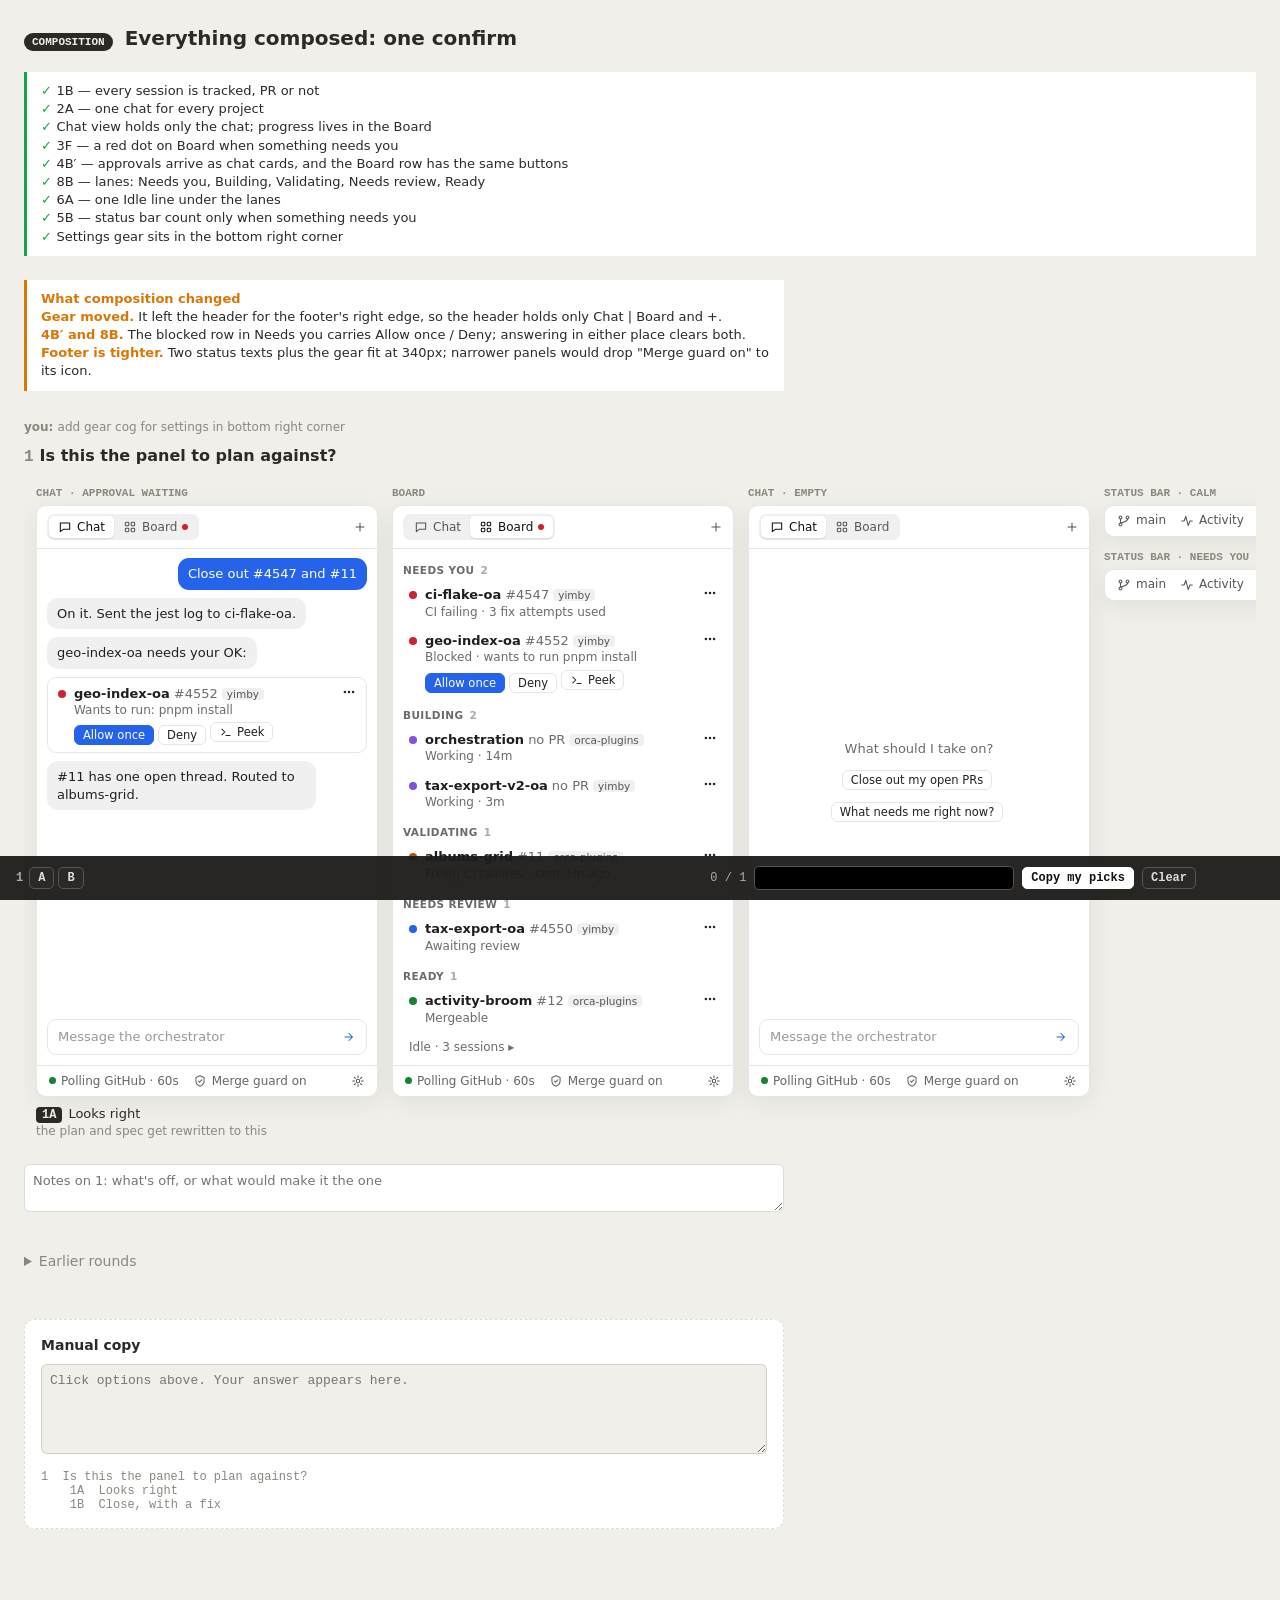
<file: docs/design/orchestration-panel/mockup-decisions.html>
<!DOCTYPE html>
<html lang="en">
<head>
<meta charset="utf-8">
<meta name="viewport" content="width=device-width, initial-scale=1">
<title>Design options: orchestration panel scope</title>
<style>
:root {
  --app-bg: #ffffff;
  --app-fg: #1f1f1f;
  --app-muted: #6b6b6b;
  --app-border: #e6e6e6;
  --app-accent: #2563eb;
  --app-radius: 10px;
  --app-font: system-ui, -apple-system, sans-serif;
  --ok: #1a7f37; --warn: #b45309; --bad: #cf222e; --info: #2563eb;
  --chip: rgba(0,0,0,0.06); --build: #8250df;

  --doc-bg: #f1efe9;
  --doc-fg: #2b2a27;
  --doc-muted: #8a877f;
  --doc-pick: #16a34a;
  --doc-font: ui-sans-serif, system-ui, -apple-system, sans-serif;
  --doc-mono: ui-monospace, "SF Mono", Menlo, monospace;
  --doc-surface: #ffffff;
  --doc-line: #0002;
  --doc-shadow: #0001;
  color-scheme: light dark;
}
@media (prefers-color-scheme: dark) {
  :root {
    --doc-bg: #161513;
    --doc-fg: #e9e6df;
    --doc-muted: #8f8b82;
    --doc-pick: #22c55e;
    --doc-surface: #211f1c;
    --doc-line: #fff2;
    --doc-shadow: #0006;
  }
}
* { box-sizing: border-box; }
body { margin: 0; padding: 24px 24px 220px; background: var(--doc-bg); color: var(--doc-fg); font: 14px/1.4 var(--doc-font); }
header { display: flex; align-items: baseline; gap: 12px; margin-bottom: 20px; }
header h1 { font-size: 20px; margin: 0; }
.round { font: 600 11px var(--doc-mono); background: var(--doc-fg); color: var(--doc-bg); padding: 3px 8px; border-radius: 99px; }
.ledger { margin: 0 0 24px; padding: 10px 14px; border-left: 3px solid var(--doc-pick); background: var(--doc-surface); font-size: 13px; }
.ledger div::before { content: "\2713  "; color: var(--doc-pick); font-weight: 700; }
.issue { margin: 0 0 40px; }
.issue h2 { font-size: 16px; margin: 0 0 4px; }
.issue h2 .num { font-family: var(--doc-mono); color: var(--doc-muted); margin-right: 6px; }
.said { color: var(--doc-muted); font-size: 12px; margin: 0 0 10px; }
.said::before { content: "you: "; font-weight: 600; }
.view { font-size: 12px; margin: 6px 0 0; color: var(--doc-muted); }
.view::before { content: "my view: "; font-weight: 600; }
.row { display: flex; gap: 16px; overflow-x: auto; padding: 6px 4px 10px; }
.col { flex: 0 0 auto; position: relative; border-radius: 12px; padding: 8px; outline: 2px solid transparent; transition: outline-color .12s; }
.col[data-opt] { cursor: pointer; }
.col[data-opt]:hover { outline-color: var(--doc-line); }
.col.picked { outline: 3px solid var(--doc-pick); background: color-mix(in srgb, var(--doc-pick) 8%, transparent); }
.tick { display: none; position: absolute; top: -8px; right: -8px; width: 24px; height: 24px; border-radius: 50%; background: var(--doc-pick); color: #fff; font: 700 14px/24px var(--doc-font); text-align: center; }
.col.picked .tick { display: block; }
.cap { margin-top: 8px; font-size: 13px; max-width: 360px; }
.cap .pick { font: 700 12px var(--doc-mono); background: var(--doc-fg); color: var(--doc-bg); padding: 1px 6px; border-radius: 4px; margin-right: 6px; }
.cap .cost { display: block; color: var(--doc-muted); font-size: 12px; }
.now .cap .pick { background: var(--doc-muted); }
.screen { background: var(--app-bg); color: var(--app-fg); font-family: var(--app-font); border: 1px solid var(--app-border); border-radius: var(--app-radius); overflow: hidden; box-shadow: 0 6px 24px var(--doc-shadow); }
.phone { width: 393px; min-height: 600px; border-radius: 44px; border: 10px solid #111; }
textarea.notes { display: block; width: 100%; max-width: 760px; min-height: 40px; margin-top: 6px; padding: 8px; font: 13px var(--doc-font); border: 1px solid var(--doc-line); border-radius: 6px; background: var(--doc-surface); color: var(--doc-fg); resize: vertical; }
details.archive { margin: 40px 0; color: var(--doc-muted); }
#manual { margin-top: 48px; padding: 16px; background: var(--doc-surface); border: 1px dashed var(--doc-line); border-radius: 10px; max-width: 760px; }
#manual h3 { margin: 0 0 8px; font-size: 14px; }
#manual textarea { width: 100%; min-height: 90px; font: 13px var(--doc-mono); padding: 8px; border: 1px solid var(--doc-line); border-radius: 6px; background: var(--doc-bg); color: var(--doc-fg); }
#legend { font: 12px var(--doc-mono); color: var(--doc-muted); margin: 10px 0 0; white-space: pre-wrap; user-select: all; }
#bar { position: fixed; left: 0; right: 0; bottom: 0; background: #1c1b19f2; color: #eee; padding: 10px 16px; display: flex; flex-wrap: wrap; gap: 10px 18px; align-items: center; font-size: 12px; z-index: 10; }
#bar .grp { display: flex; gap: 4px; align-items: center; }
#bar .grp b { font-family: var(--doc-mono); color: #aaa; margin-right: 2px; }
#bar button { font: 600 12px var(--doc-mono); border: 1px solid #555; background: #2a2926; color: #ddd; padding: 3px 8px; border-radius: 5px; cursor: pointer; }
#bar button.on { background: var(--doc-pick); border-color: var(--doc-pick); color: #fff; }
#bar .actions { margin-left: auto; display: flex; gap: 8px; align-items: center; }
#bar input#line { width: 260px; font: 12px var(--doc-mono); background: #000; color: #fff; border: 1px solid #555; border-radius: 5px; padding: 4px 6px; }
#bar #copy { background: #fff; color: #111; border-color: #fff; }
#count { font-family: var(--doc-mono); color: #aaa; }
#toast { color: #8f8; min-width: 60px; }
svg.i { width: 14px; height: 14px; fill: none; stroke: currentColor; stroke-width: 1.8; stroke-linecap: round; stroke-linejoin: round; flex: 0 0 auto; }
.p { width: 340px; height: 430px; display: flex; flex-direction: column; font-size: 13px; line-height: 1.35; position: relative; }
.p.short { height: 190px; }
.p.tall { height: 590px; }
.p-f .gear { margin-left: auto; color: #555; }
.p-empty { margin: auto; text-align: center; color: var(--app-muted); display: flex; flex-direction: column; gap: 8px; align-items: center; }
.changed { max-width: 760px; margin: 0 0 28px; padding: 10px 14px; border-left: 3px solid #d97706; background: var(--doc-surface); font-size: 13px; }
.changed b { color: #d97706; }
.pair { display: flex; gap: 14px; }
.fixme { width: 200px; height: 120px; display: flex; align-items: center; justify-content: center; color: var(--app-muted); font-size: 13px; }
.p-seg .cnt { display: inline-flex; gap: 3px; align-items: center; font-size: 11px; }
.p-seg .cnt i { width: 6px; height: 6px; }
.p-h { display: flex; align-items: center; gap: 8px; padding: 8px 10px; border-bottom: 1px solid var(--app-border); color: #555; }
.p-h .sp { flex: 1; }
.p-h b { color: #222; }
.p-seg { display: inline-flex; background: var(--chip); border-radius: 7px; padding: 2px; }
.p-seg span { padding: 3px 9px; border-radius: 5px; font-size: 12px; color: #555; display: inline-flex; gap: 5px; align-items: center; }
.p-seg span.on { background: #fff; color: #111; box-shadow: 0 1px 2px rgba(0,0,0,.12); }
.p-seg i { width: 6px; height: 6px; border-radius: 50%; background: var(--bad); }
.p-b { flex: 1; overflow: hidden; padding: 6px 10px; display: flex; flex-direction: column; gap: 2px; }
.p-g { font-size: 10.5px; font-weight: 600; letter-spacing: .04em; text-transform: uppercase; color: var(--app-muted); margin: 8px 0 2px; display: flex; gap: 6px; }
.p-g b { font-weight: 600; color: #aaa; }
.p-r { display: flex; gap: 8px; padding: 5px 6px; border-radius: 7px; align-items: flex-start; }
.p-r:hover { background: rgba(0,0,0,.05); }
.p-r .d { width: 8px; height: 8px; border-radius: 50%; margin-top: 5px; flex: 0 0 auto; }
.p-r .t { flex: 1; min-width: 0; }
.p-r .n { font-weight: 600; }
.p-r .n em { font-style: normal; font-weight: 400; color: var(--app-muted); margin-left: 4px; }
.p-r .s { color: var(--app-muted); font-size: 12px; white-space: nowrap; overflow: hidden; text-overflow: ellipsis; }
.p-tag { font-size: 10.5px; font-weight: 400; padding: 0 5px; border-radius: 4px; background: var(--chip); color: #555; margin-left: 4px; }
.p-tag.y { background: #e8f0fe; color: #1d4ed8; }
.p-btn { font: 500 11.5px var(--app-font); border: 1px solid var(--app-border); background: #fff; color: #222; border-radius: 6px; padding: 2px 8px; display: inline-flex; gap: 4px; align-items: center; margin: 4px 4px 0 0; }
.p-btn.pri { background: var(--app-accent); border-color: var(--app-accent); color: #fff; }
.p-f { border-top: 1px solid var(--app-border); padding: 7px 12px; display: flex; gap: 14px; color: #666; font-size: 12px; align-items: center; }
.p-f span { display: inline-flex; align-items: center; gap: 5px; }
.p-f i { width: 7px; height: 7px; border-radius: 50%; display: inline-block; }
.p-in { margin: 6px 10px 10px; border: 1px solid var(--app-border); border-radius: 9px; padding: 8px 10px; display: flex; align-items: center; color: #999; }
.p-in span { flex: 1; }
.p-in svg { color: var(--app-accent); }
.p-bub { max-width: 84%; padding: 7px 10px; border-radius: 11px; margin: 3px 0; }
.p-bub.me { align-self: flex-end; background: var(--app-accent); color: #fff; }
.p-bub.or { align-self: flex-start; background: var(--chip); }
.p-card { align-self: stretch; border: 1px solid var(--app-border); border-radius: 9px; padding: 2px 4px; margin: 3px 0; }
.p-strip { border-bottom: 1px solid var(--app-border); }
.p-idle { color: var(--app-muted); font-size: 12px; padding: 6px 6px 2px; }
.p-strip summary { list-style: none; cursor: pointer; padding: 7px 10px; display: flex; flex-wrap: wrap; gap: 6px; align-items: center; font-size: 12px; }
.p-strip summary::-webkit-details-marker { display: none; }
.p-pill { display: inline-flex; align-items: center; gap: 5px; padding: 1px 8px; border-radius: 99px; background: var(--chip); }
.p-pill i { width: 7px; height: 7px; border-radius: 50%; }
.p-strip .in { padding: 0 6px 6px; }
.p-sel { display: inline-flex; align-items: center; gap: 4px; font-weight: 600; color: #222; font-size: 12.5px; }
.p-menu { position: absolute; top: 34px; left: 8px; width: 190px; background: #fff; border: 1px solid var(--app-border); border-radius: 9px; box-shadow: 0 8px 24px rgba(0,0,0,.14); padding: 4px; font-size: 12.5px; z-index: 2; }
.p-menu div { padding: 5px 8px; border-radius: 6px; display: flex; justify-content: space-between; }
.p-menu div.on { background: var(--chip); font-weight: 600; }
.p-menu span { color: var(--bad); font-weight: 600; }
.bar-s { width: 340px; height: 30px; display: flex; align-items: center; gap: 14px; padding: 0 12px; font-size: 12px; color: #555; }
.bar-s .sp { flex: 1; }
.bar-s .it { display: inline-flex; gap: 5px; align-items: center; }
.bar-s .it.bad { color: var(--bad); font-weight: 600; }

</style>
</head>
<body data-key="design-options:orchestration-scope:r4">

<header>
  <span class="round">COMPOSITION</span>
  <h1>Everything composed: one confirm</h1>
</header>

<div class="ledger">
  <div>1B — every session is tracked, PR or not</div>
  <div>2A — one chat for every project</div>
  <div>Chat view holds only the chat; progress lives in the Board</div>
  <div>3F — a red dot on Board when something needs you</div>
  <div>4B′ — approvals arrive as chat cards, and the Board row has the same buttons</div>
  <div>8B — lanes: Needs you, Building, Validating, Needs review, Ready</div>
  <div>6A — one Idle line under the lanes</div>
  <div>5B — status bar count only when something needs you</div>
  <div>Settings gear sits in the bottom right corner</div>
</div>
<div class="changed">
  <div><b>What composition changed</b></div>
  <div><b>Gear moved.</b> It left the header for the footer's right edge, so the header holds only Chat | Board and +.</div>
  <div><b>4B′ and 8B.</b> The blocked row in Needs you carries Allow once / Deny; answering in either place clears both.</div>
  <div><b>Footer is tighter.</b> Two status texts plus the gear fit at 340px; narrower panels would drop "Merge guard on" to its icon.</div>
</div>
<svg style="display:none"><defs>
<symbol id="i-grid" viewBox="0 0 24 24"><rect x="4" y="4" width="6" height="6" rx="1.5"/><rect x="14" y="4" width="6" height="6" rx="1.5"/><rect x="4" y="14" width="6" height="6" rx="1.5"/><rect x="14" y="14" width="6" height="6" rx="1.5"/></symbol>
<symbol id="i-branch" viewBox="0 0 24 24"><circle cx="6" cy="18" r="2.5"/><circle cx="6" cy="6" r="2.5"/><circle cx="18" cy="6" r="2.5"/><path d="M6 8.5v7M18 8.5c0 5-6 4-11 7.5"/></symbol>
<symbol id="i-activity" viewBox="0 0 24 24"><path d="M3 12h4l3-8 4 16 3-8h4"/></symbol>
<symbol id="i-net" viewBox="0 0 24 24"><circle cx="12" cy="5" r="2.2"/><circle cx="5" cy="19" r="2.2"/><circle cx="12" cy="19" r="2.2"/><circle cx="19" cy="19" r="2.2"/><path d="M12 7.2v9.6M12 12H5v4.8M12 12h7v4.8"/></symbol>
<symbol id="i-plus" viewBox="0 0 24 24"><path d="M12 5v14M5 12h14"/></symbol>
<symbol id="i-term" viewBox="0 0 24 24"><path d="M5 7l5 5-5 5M12 18h7"/></symbol>
<symbol id="i-chat" viewBox="0 0 24 24"><path d="M4 5h16v11H9l-5 4z"/></symbol>
<symbol id="i-shield" viewBox="0 0 24 24"><path d="M12 3l7 3v6c0 4.5-3 7.5-7 9-4-1.5-7-4.5-7-9V6z"/><path d="M9 12l2 2 4-4"/></symbol>
<symbol id="i-send" viewBox="0 0 24 24"><path d="M5 12h12M12 6l6 6-6 6"/></symbol>
<symbol id="i-gear" viewBox="0 0 24 24"><circle cx="12" cy="12" r="3"/><path d="M12 3v3M12 18v3M3 12h3M18 12h3M5.6 5.6l2.1 2.1M16.3 16.3l2.1 2.1M5.6 18.4l2.1-2.1M16.3 7.7l2.1-2.1"/></symbol>
<symbol id="i-more" viewBox="0 0 24 24"><circle cx="5" cy="12" r="1.3"/><circle cx="12" cy="12" r="1.3"/><circle cx="19" cy="12" r="1.3"/></symbol>
</defs></svg>
<p class="said" style="max-width:760px">add gear cog for settings in bottom right corner</p>

<section class="issue" data-issue="1" data-keep="drawn"><h2><span class="num">1</span>Is this the panel to plan against?</h2><div class="row"><div class="col"><div class="pair"><div><div style="font:600 11px var(--doc-mono);color:var(--doc-muted);margin:0 0 6px">CHAT · APPROVAL WAITING</div><div class="screen"><div class="p tall"><div class="p-h"><span class="p-seg"><span class="on"><svg class="i"><use href="#i-chat"/></svg>Chat</span><span class=""><svg class="i"><use href="#i-grid"/></svg>Board<i></i></span></span><span class="sp"></span><svg class="i"><use href="#i-plus"/></svg></div><div class="p-b" style=""><div class="p-bub me">Close out #4547 and #11</div><div class="p-bub or">On it. Sent the jest log to ci-flake-oa.</div><div class="p-bub or">geo-index-oa needs your OK:</div><div class="p-card"><div class="p-r"><span class="d" style="background:var(--bad)"></span><div class="t"><div class="n">geo-index-oa<em>#4552</em><span class="p-tag">yimby</span></div><div class="s">Wants to run: pnpm install</div><span class="p-btn pri">Allow once</span><span class="p-btn">Deny</span><span class="p-btn"><svg class="i"><use href="#i-term"/></svg>Peek</span></div><svg class="i"><use href="#i-more"/></svg></div></div><div class="p-bub or">#11 has one open thread. Routed to albums-grid.</div></div><div class="p-in"><span>Message the orchestrator</span><svg class="i"><use href="#i-send"/></svg></div><div class="p-f"><span><i style="background:var(--ok)"></i>Polling GitHub · 60s</span><span><svg class="i"><use href="#i-shield"/></svg>Merge guard on</span><span class="gear"><svg class="i"><use href="#i-gear"/></svg></span></div></div></div></div><div><div style="font:600 11px var(--doc-mono);color:var(--doc-muted);margin:0 0 6px">BOARD</div><div class="screen"><div class="p tall"><div class="p-h"><span class="p-seg"><span class=""><svg class="i"><use href="#i-chat"/></svg>Chat</span><span class="on"><svg class="i"><use href="#i-grid"/></svg>Board<i></i></span></span><span class="sp"></span><svg class="i"><use href="#i-plus"/></svg></div><div class="p-b" style=""><div class="p-g">Needs you <b>2</b></div><div class="p-r"><span class="d" style="background:var(--bad)"></span><div class="t"><div class="n">ci-flake-oa<em>#4547</em><span class="p-tag">yimby</span></div><div class="s">CI failing · 3 fix attempts used</div></div><svg class="i"><use href="#i-more"/></svg></div><div class="p-r"><span class="d" style="background:var(--bad)"></span><div class="t"><div class="n">geo-index-oa<em>#4552</em><span class="p-tag">yimby</span></div><div class="s">Blocked · wants to run pnpm install</div><span class="p-btn pri">Allow once</span><span class="p-btn">Deny</span><span class="p-btn"><svg class="i"><use href="#i-term"/></svg>Peek</span></div><svg class="i"><use href="#i-more"/></svg></div><div class="p-g">Building <b>2</b></div><div class="p-r"><span class="d" style="background:var(--build)"></span><div class="t"><div class="n">orchestration<em>no PR</em><span class="p-tag">orca-plugins</span></div><div class="s">Working · 14m</div></div><svg class="i"><use href="#i-more"/></svg></div><div class="p-r"><span class="d" style="background:var(--build)"></span><div class="t"><div class="n">tax-export-v2-oa<em>no PR</em><span class="p-tag">yimby</span></div><div class="s">Working · 3m</div></div><svg class="i"><use href="#i-more"/></svg></div><div class="p-g">Validating <b>1</b></div><div class="p-r"><span class="d" style="background:var(--warn)"></span><div class="t"><div class="n">albums-grid<em>#11</em><span class="p-tag">orca-plugins</span></div><div class="s">Fixing CI failures · sent 1m ago</div></div><svg class="i"><use href="#i-more"/></svg></div><div class="p-g">Needs review <b>1</b></div><div class="p-r"><span class="d" style="background:var(--info)"></span><div class="t"><div class="n">tax-export-oa<em>#4550</em><span class="p-tag">yimby</span></div><div class="s">Awaiting review</div></div><svg class="i"><use href="#i-more"/></svg></div><div class="p-g">Ready <b>1</b></div><div class="p-r"><span class="d" style="background:var(--ok)"></span><div class="t"><div class="n">activity-broom<em>#12</em><span class="p-tag">orca-plugins</span></div><div class="s">Mergeable</div></div><svg class="i"><use href="#i-more"/></svg></div><div class="p-idle">Idle · 3 sessions ▸</div></div><div class="p-f"><span><i style="background:var(--ok)"></i>Polling GitHub · 60s</span><span><svg class="i"><use href="#i-shield"/></svg>Merge guard on</span><span class="gear"><svg class="i"><use href="#i-gear"/></svg></span></div></div></div></div><div><div style="font:600 11px var(--doc-mono);color:var(--doc-muted);margin:0 0 6px">CHAT · EMPTY</div><div class="screen"><div class="p tall"><div class="p-h"><span class="p-seg"><span class="on"><svg class="i"><use href="#i-chat"/></svg>Chat</span><span class=""><svg class="i"><use href="#i-grid"/></svg>Board</span></span><span class="sp"></span><svg class="i"><use href="#i-plus"/></svg></div><div class="p-b" style=""><div class="p-empty"><div>What should I take on?</div><span class="p-btn">Close out my open PRs</span><span class="p-btn">What needs me right now?</span></div></div><div class="p-in"><span>Message the orchestrator</span><svg class="i"><use href="#i-send"/></svg></div><div class="p-f"><span><i style="background:var(--ok)"></i>Polling GitHub · 60s</span><span><svg class="i"><use href="#i-shield"/></svg>Merge guard on</span><span class="gear"><svg class="i"><use href="#i-gear"/></svg></span></div></div></div></div><div><div style="font:600 11px var(--doc-mono);color:var(--doc-muted);margin:0 0 6px">STATUS BAR · CALM</div><div class="screen"><div class="bar-s"><span class="it"><svg class="i"><use href="#i-branch"/></svg>main</span><span class="it"><svg class="i"><use href="#i-activity"/></svg>Activity</span><span class="sp"></span></div></div><div style="height:14px"></div><div style="font:600 11px var(--doc-mono);color:var(--doc-muted);margin:0 0 6px">STATUS BAR · NEEDS YOU</div><div class="screen"><div class="bar-s"><span class="it"><svg class="i"><use href="#i-branch"/></svg>main</span><span class="it"><svg class="i"><use href="#i-activity"/></svg>Activity</span><span class="sp"></span><span class="it bad"><svg class="i"><use href="#i-net"/></svg>2 need you</span></div></div></div></div><div class="cap"><span class="pick">1A</span>Looks right<span class="cost">the plan and spec get rewritten to this</span></div></div><div class="col"><div class="screen"><div class="fixme">Fix in the notes below</div></div><div class="cap"><span class="pick">1B</span>Close, with a fix<span class="cost">say what in the notes</span></div></div></div></section>

<details class="archive">
  <summary>Earlier rounds</summary>
  <p>Round 1: 1B 2A 3A 4B 5B. Asked for a Building section.</p>
  <p>Round 2: 3E 6A. Asked for chat only, approvals in chat, progress in the Board.</p>
  <p>Round 3: 3F 4B′ 8B 7A. Asked for the settings gear in the bottom right corner.</p>
</details>
<section id="manual">
  <h3>Manual copy</h3>
  <textarea id="answer" readonly placeholder="Click options above. Your answer appears here."></textarea>
  <div id="legend"></div>
</section>

<div id="bar">
  <div id="groups" style="display:flex;flex-wrap:wrap;gap:10px 18px"></div>
  <div class="actions">
    <span id="count"></span>
    <input id="line" readonly aria-label="Answer line">
    <button id="copy">Copy my picks</button>
    <button id="clear">Clear</button>
    <span id="toast"></span>
  </div>
</div>

<script>
(function () {
  var KEY = document.body.dataset.key || location.pathname;
  var state = { picks: {}, notes: {} };
  try {
    var saved = JSON.parse(localStorage.getItem(KEY) || "{}");
    state.picks = saved.picks || {};
    state.notes = saved.notes || {};
  } catch (e) {}

  function save() { try { localStorage.setItem(KEY, JSON.stringify(state)); } catch (e) {} }
  function issueOf(code) { var m = /^(\d+)/.exec(code); return m ? m[1] : code; }

  var issues = [];
  var options = {};
  var labels = {};
  var cards = {};

  document.querySelectorAll(".issue").forEach(function (sec) {
    var id = sec.dataset.issue;
    var title = sec.querySelector("h2");
    labels[id] = title ? title.textContent.replace(/^\s*\d+\s*/, "").trim() : id;
    issues.push(id);
    options[id] = [];

    sec.querySelectorAll(".col").forEach(function (col) {
      var chip = col.querySelector(".cap .pick");
      if (!chip) return;
      var code = chip.textContent.trim();
      if (!/^\d+[A-Za-z]/.test(code)) return;
      var name = (chip.nextSibling && chip.nextSibling.textContent || "").trim();
      col.dataset.opt = code;
      var tick = document.createElement("span");
      tick.className = "tick";
      tick.textContent = "✓";
      col.appendChild(tick);
      col.addEventListener("click", function (ev) {
        if (ev.target.closest("textarea, input, a, select")) return;
        choose(code);
      });
      cards[code] = col;
      options[id].push({ code: code, name: name });
    });

    if (sec.dataset.keep !== "drawn") options[id].push({ code: id + "-keep", name: "keep as-is" });

    var ta = document.createElement("textarea");
    ta.className = "notes";
    ta.dataset.issue = id;
    ta.placeholder = "Notes on " + id + ": what's off, or what would make it the one";
    ta.value = state.notes[id] || "";
    ta.addEventListener("input", function () {
      if (ta.value.trim()) state.notes[id] = ta.value; else delete state.notes[id];
      save();
      render();
    });
    sec.appendChild(ta);
  });

  var groups = document.getElementById("groups");
  issues.forEach(function (id) {
    var g = document.createElement("div");
    g.className = "grp";
    var b = document.createElement("b");
    b.textContent = id;
    g.appendChild(b);
    options[id].forEach(function (o) {
      var btn = document.createElement("button");
      btn.dataset.code = o.code;
      btn.title = o.name;
      btn.textContent = /-keep$/.test(o.code) ? "keep" : o.code.slice(id.length);
      btn.addEventListener("click", function () {
        choose(o.code);
        if (cards[o.code]) cards[o.code].scrollIntoView({ behavior: "smooth", block: "center", inline: "center" });
      });
      g.appendChild(btn);
    });
    groups.appendChild(g);
  });

  document.getElementById("legend").textContent = issues.map(function (id) {
    return id + "  " + labels[id] + "\n" + options[id].map(function (o) {
      return "    " + o.code + "  " + o.name;
    }).join("\n");
  }).join("\n");

  function choose(code) {
    var id = issueOf(code);
    if (state.picks[id] === code) delete state.picks[id]; else state.picks[id] = code;
    save();
    render();
  }

  function answerLine() {
    return issues.filter(function (id) { return state.picks[id]; })
      .map(function (id) { return state.picks[id]; }).join("  ");
  }

  function fullAnswer() {
    var out = answerLine();
    var notes = issues.filter(function (id) { return state.notes[id] && state.notes[id].trim(); })
      .map(function (id) { return id + " (" + labels[id] + "): " + state.notes[id].trim().replace(/\s*\n\s*/g, " / "); });
    if (notes.length) out += "\n\n" + notes.join("\n");
    return out;
  }

  function render() {
    Object.keys(cards).forEach(function (code) {
      cards[code].classList.toggle("picked", state.picks[issueOf(code)] === code);
    });
    document.querySelectorAll("#groups button").forEach(function (btn) {
      btn.classList.toggle("on", state.picks[issueOf(btn.dataset.code)] === btn.dataset.code);
    });
    var n = issues.filter(function (id) { return state.picks[id]; }).length;
    document.getElementById("count").textContent = n + " / " + issues.length;
    document.getElementById("line").value = answerLine();
    document.getElementById("answer").value = fullAnswer();
  }

  function flash(msg) {
    var t = document.getElementById("toast");
    t.textContent = msg;
    setTimeout(function () { t.textContent = ""; }, 2500);
  }

  function fallbackCopy() {
    var ta = document.getElementById("answer");
    ta.focus();
    ta.select();
    var ok = false;
    try { ok = document.execCommand("copy"); } catch (e) {}
    if (ok) flash("copied");
    else { ta.scrollIntoView({ block: "center" }); flash("press ⌘C"); }
  }

  document.getElementById("copy").addEventListener("click", function () {
    var text = fullAnswer();
    if (!text) { flash("nothing picked"); return; }
    if (navigator.clipboard && navigator.clipboard.writeText) {
      navigator.clipboard.writeText(text).then(function () { flash("copied"); }, fallbackCopy);
    } else fallbackCopy();
  });

  document.getElementById("clear").addEventListener("click", function () {
    state = { picks: {}, notes: {} };
    document.querySelectorAll("textarea.notes").forEach(function (ta) { ta.value = ""; });
    save();
    render();
  });

  ["line", "answer"].forEach(function (id) {
    document.getElementById(id).addEventListener("focus", function (ev) { ev.target.select(); });
  });

  render();
})();
</script>
</body>
</html>
</file>
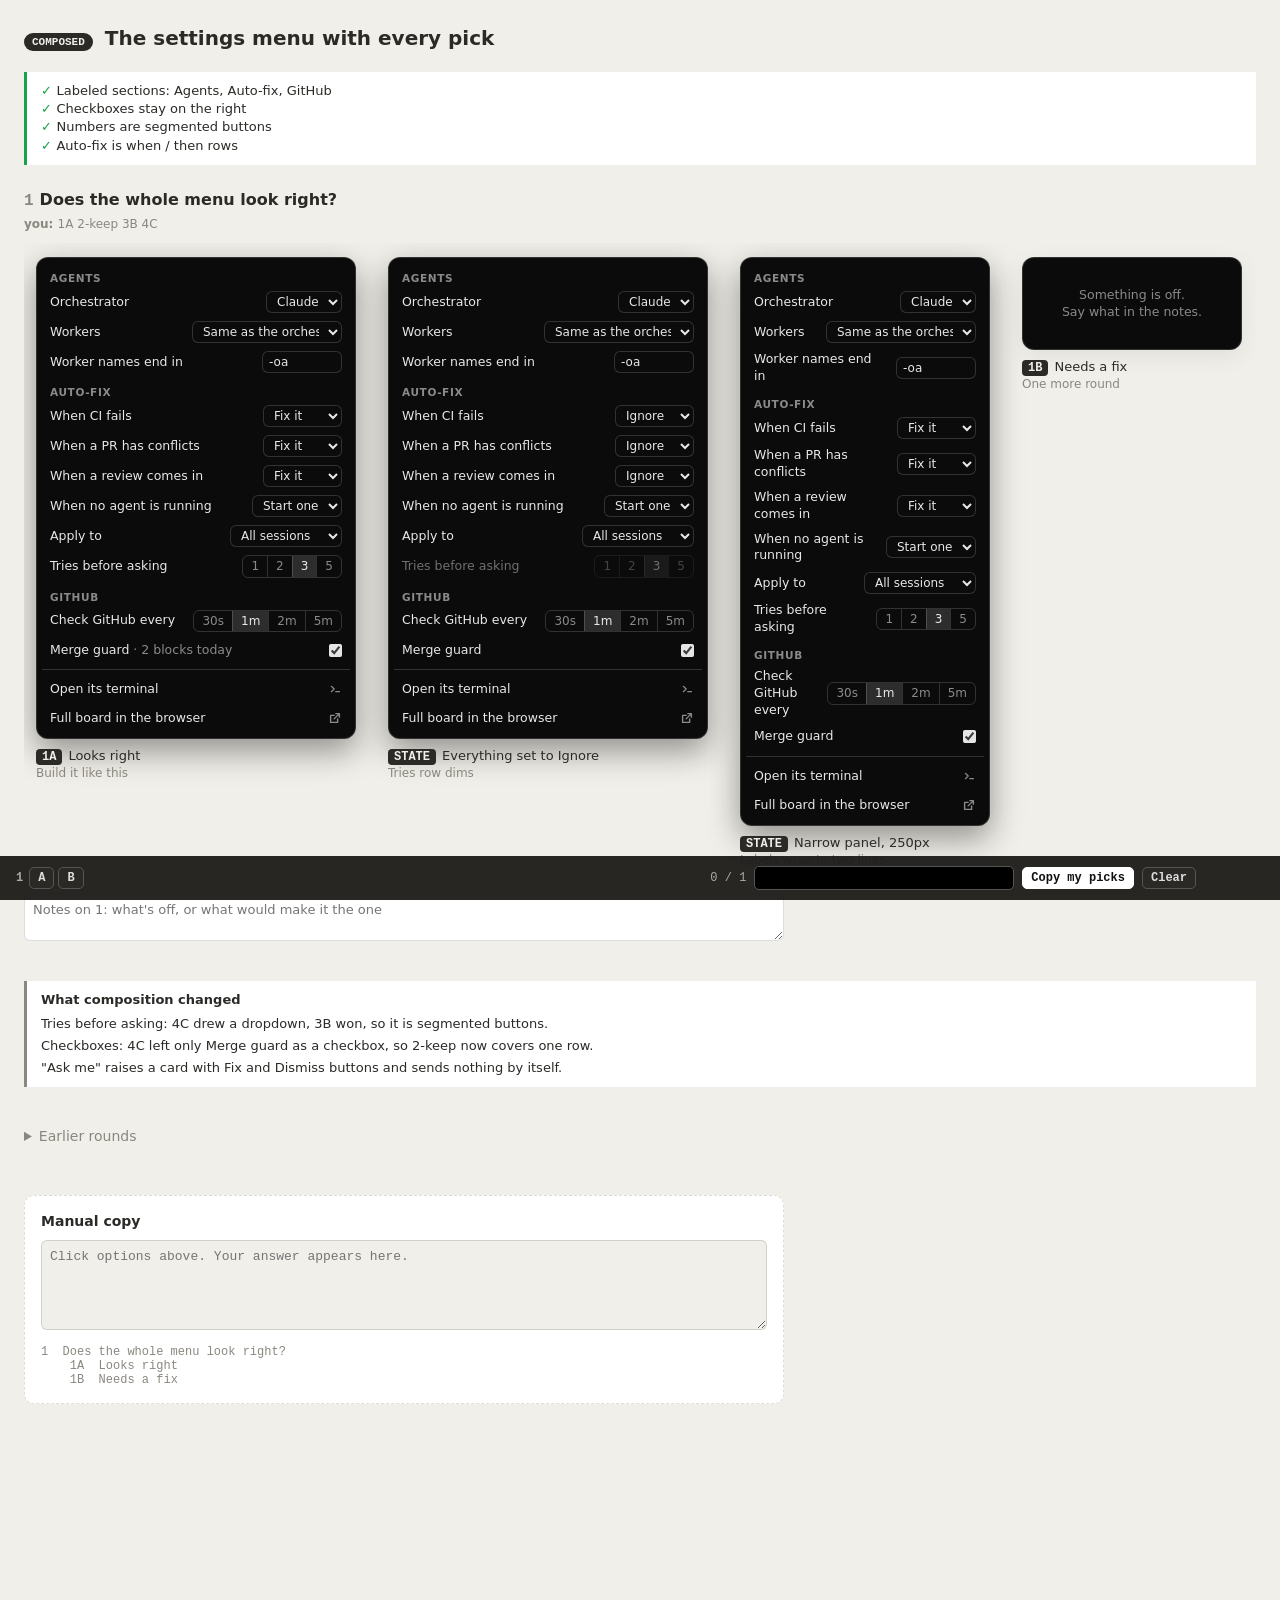
<file: docs/design/orchestration-panel/mockup-settings-menu.html>
<!DOCTYPE html>
<html lang="en">
<head>
<meta charset="utf-8">
<meta name="viewport" content="width=device-width, initial-scale=1">
<title>Design options: orchestration settings menu</title>
<style>
:root {
  --app-bg: #0b0b0c;
  --app-fg: #e8e8e8;
  --app-muted: #8a8a8a;
  --app-border: rgba(255,255,255,0.16);
  --app-accent: #e5e5e5;
  --app-ok: #4ade80;
  --app-radius: 12px;
  --app-font: system-ui, -apple-system, sans-serif;

  --doc-bg: #f1efe9;
  --doc-fg: #2b2a27;
  --doc-muted: #8a877f;
  --doc-pick: #16a34a;
  --doc-font: ui-sans-serif, system-ui, -apple-system, sans-serif;
  --doc-mono: ui-monospace, "SF Mono", Menlo, monospace;
  --doc-surface: #ffffff;
  --doc-line: #0002;
  --doc-shadow: #0001;
  color-scheme: light dark;
}
@media (prefers-color-scheme: dark) {
  :root {
    --doc-bg: #161513;
    --doc-fg: #e9e6df;
    --doc-muted: #8f8b82;
    --doc-pick: #22c55e;
    --doc-surface: #211f1c;
    --doc-line: #fff2;
    --doc-shadow: #0006;
  }
}
* { box-sizing: border-box; }
body { margin: 0; padding: 24px 24px 220px; background: var(--doc-bg); color: var(--doc-fg); font: 14px/1.4 var(--doc-font); }
header { display: flex; align-items: baseline; gap: 12px; margin-bottom: 20px; }
header h1 { font-size: 20px; margin: 0; }
.round { font: 600 11px var(--doc-mono); background: var(--doc-fg); color: var(--doc-bg); padding: 3px 8px; border-radius: 99px; }
.ledger { margin: 0 0 24px; padding: 10px 14px; border-left: 3px solid var(--doc-pick); background: var(--doc-surface); font-size: 13px; }
.ledger div::before { content: "\2713  "; color: var(--doc-pick); font-weight: 700; }
.issue { margin: 0 0 40px; }
.issue h2 { font-size: 16px; margin: 0 0 4px; }
.issue h2 .num { font-family: var(--doc-mono); color: var(--doc-muted); margin-right: 6px; }
.said { color: var(--doc-muted); font-size: 12px; margin: 0 0 10px; }
.said::before { content: "you: "; font-weight: 600; }
.view { font-size: 12px; margin: 6px 0 0; color: var(--doc-muted); }
.view::before { content: "my view: "; font-weight: 600; }
.row { display: flex; gap: 16px; overflow-x: auto; padding: 6px 4px 10px; }
.col { flex: 0 0 auto; position: relative; border-radius: 12px; padding: 8px; outline: 2px solid transparent; transition: outline-color .12s; }
.col[data-opt] { cursor: pointer; }
.col[data-opt]:hover { outline-color: var(--doc-line); }
.col.picked { outline: 3px solid var(--doc-pick); background: color-mix(in srgb, var(--doc-pick) 8%, transparent); }
.tick { display: none; position: absolute; top: -8px; right: -8px; width: 24px; height: 24px; border-radius: 50%; background: var(--doc-pick); color: #fff; font: 700 14px/24px var(--doc-font); text-align: center; }
.col.picked .tick { display: block; }
.cap { margin-top: 8px; font-size: 13px; max-width: 360px; }
.cap .pick { font: 700 12px var(--doc-mono); background: var(--doc-fg); color: var(--doc-bg); padding: 1px 6px; border-radius: 4px; margin-right: 6px; }
.cap .cost { display: block; color: var(--doc-muted); font-size: 12px; }
.now .cap .pick { background: var(--doc-muted); }
.screen { background: var(--app-bg); color: var(--app-fg); font-family: var(--app-font); border: 1px solid var(--app-border); border-radius: var(--app-radius); overflow: hidden; box-shadow: 0 6px 24px var(--doc-shadow); }
.phone { width: 393px; min-height: 600px; border-radius: 44px; border: 10px solid #111; }
textarea.notes { display: block; width: 100%; max-width: 760px; min-height: 40px; margin-top: 6px; padding: 8px; font: 13px var(--doc-font); border: 1px solid var(--doc-line); border-radius: 6px; background: var(--doc-surface); color: var(--doc-fg); resize: vertical; }
details.archive { margin: 40px 0; color: var(--doc-muted); }
#manual { margin-top: 48px; padding: 16px; background: var(--doc-surface); border: 1px dashed var(--doc-line); border-radius: 10px; max-width: 760px; }
#manual h3 { margin: 0 0 8px; font-size: 14px; }
#manual textarea { width: 100%; min-height: 90px; font: 13px var(--doc-mono); padding: 8px; border: 1px solid var(--doc-line); border-radius: 6px; background: var(--doc-bg); color: var(--doc-fg); }
#legend { font: 12px var(--doc-mono); color: var(--doc-muted); margin: 10px 0 0; white-space: pre-wrap; user-select: all; }
#bar { position: fixed; left: 0; right: 0; bottom: 0; background: #1c1b19f2; color: #eee; padding: 10px 16px; display: flex; flex-wrap: wrap; gap: 10px 18px; align-items: center; font-size: 12px; z-index: 10; }
#bar .grp { display: flex; gap: 4px; align-items: center; }
#bar .grp b { font-family: var(--doc-mono); color: #aaa; margin-right: 2px; }
#bar button { font: 600 12px var(--doc-mono); border: 1px solid #555; background: #2a2926; color: #ddd; padding: 3px 8px; border-radius: 5px; cursor: pointer; }
#bar button.on { background: var(--doc-pick); border-color: var(--doc-pick); color: #fff; }
#bar .actions { margin-left: auto; display: flex; gap: 8px; align-items: center; }
#bar input#line { width: 260px; font: 12px var(--doc-mono); background: #000; color: #fff; border: 1px solid #555; border-radius: 5px; padding: 4px 6px; }
#bar #copy { background: #fff; color: #111; border-color: #fff; }
#count { font-family: var(--doc-mono); color: #aaa; }
#toast { color: #8f8; min-width: 60px; }
.screen.m { width: 320px; padding: 5px; border-radius: 12px; font-size: 12.5px; line-height: 1.35; box-shadow: 0 12px 32px #0006; }
.m * { box-sizing: border-box; }
.m select, .m input[type=text] { font: inherit; font-size: 12px; color: inherit; background: var(--app-bg); border: 1px solid var(--app-border); border-radius: 6px; padding: 2px 6px; max-width: 150px; }
.m input[type=text] { width: 80px; }
.m .r { display: flex; align-items: center; justify-content: space-between; gap: 10px; padding: 4px 8px; min-height: 28px; }
.m .r.l { justify-content: flex-start; gap: 8px; }
.m .r.in { padding-left: 22px; }
.m .mu { color: var(--app-muted); }
.m .sep { height: 1px; margin: 5px 0; background: var(--app-border); }
.m .it { display: flex; align-items: center; justify-content: space-between; padding: 6px 8px; border-radius: 7px; }
.m .it:hover { background: #ffffff0f; }
.m .it svg, .m summary svg { width: 14px; height: 14px; stroke: var(--app-muted); fill: none; stroke-width: 1.6; stroke-linecap: round; stroke-linejoin: round; }
.m .h { padding: 8px 8px 2px; font-size: 10.5px; font-weight: 600; letter-spacing: .06em; text-transform: uppercase; color: var(--app-muted); }
.m .card { margin: 2px 3px 6px; border: 1px solid var(--app-border); border-radius: 9px; background: #ffffff09; }
.m .card .r + .r { border-top: 1px solid #ffffff14; }
.m .card .r { padding: 5px 9px; }
.m input[type=checkbox] { margin: 0; accent-color: var(--app-accent); flex: none; }
.m input.sw { appearance: none; width: 28px; height: 16px; border-radius: 99px; background: #ffffff26; position: relative; cursor: pointer; transition: background .15s; }
.m input.sw::after { content: ""; position: absolute; top: 2px; left: 2px; width: 12px; height: 12px; border-radius: 50%; background: #fff; transition: transform .15s; }
.m input.sw:checked { background: var(--app-ok); }
.m input.sw:checked::after { transform: translateX(12px); }
.m .seg { display: inline-flex; border: 1px solid var(--app-border); border-radius: 6px; overflow: hidden; flex: none; }
.m .seg label { cursor: pointer; }
.m .seg input { display: none; }
.m .seg span { display: block; padding: 2px 8px; font-size: 12px; color: var(--app-muted); }
.m .seg label + label span { border-left: 1px solid var(--app-border); }
.m .seg input:checked + span { background: #ffffff24; color: var(--app-fg); }
.m details > summary { list-style: none; display: flex; align-items: center; gap: 8px; padding: 7px 8px; border-radius: 7px; cursor: pointer; }
.m details > summary::-webkit-details-marker { display: none; }
.m details > summary:hover { background: #ffffff0f; }
.m details > summary b { font-weight: 600; flex: none; }
.m details > summary .mu { flex: 1; min-width: 0; text-align: right; white-space: nowrap; overflow: hidden; text-overflow: ellipsis; font-size: 12px; }
.m details[open] > summary svg { transform: rotate(90deg); }
.m details[open] > summary .mu { visibility: hidden; }
.m .off { opacity: .45; }
.m .r { flex-wrap: nowrap; } .m .r > span:first-child { min-width: 0; }
</style>
</head>
<body data-key="design-options:orchestration-settings-menu:r2">

<header><span class="round">COMPOSED</span><h1>The settings menu with every pick</h1></header><div class="ledger"><div>Labeled sections: Agents, Auto-fix, GitHub</div><div>Checkboxes stay on the right</div><div>Numbers are segmented buttons</div><div>Auto-fix is when / then rows</div></div><section class="issue" data-issue="1" data-keep="drawn"><h2><span class="num">1</span>Does the whole menu look right?</h2><p class="said">1A  2-keep  3B  4C</p><div class="row"><div class="col"><div class="screen m" style="width:320px"><div class="h">Agents</div><label class="r "><span>Orchestrator</span><select><option selected>Claude</option><option>Codex</option></select></label><label class="r "><span>Workers</span><select><option selected>Same as the orchestrator</option><option>Claude</option><option>Codex</option></select></label><label class="r "><span>Worker names end in</span><input type="text" value="-oa"></label><div class="h">Auto-fix</div><label class="r "><span>When CI fails</span><select><option selected>Fix it</option><option>Ask me</option><option>Ignore</option></select></label><label class="r "><span>When a PR has conflicts</span><select><option selected>Fix it</option><option>Ask me</option><option>Ignore</option></select></label><label class="r "><span>When a review comes in</span><select><option selected>Fix it</option><option>Ask me</option><option>Ignore</option></select></label><label class="r "><span>When no agent is running</span><select><option selected>Start one</option><option>Ask me</option></select></label><label class="r "><span>Apply to</span><select><option selected>All sessions</option><option>Workers only</option></select></label><label class="r "><span>Tries before asking</span><span class="seg"><label><input type="radio" name="g1"><span>1</span></label><label><input type="radio" name="g1"><span>2</span></label><label><input type="radio" name="g1" checked><span>3</span></label><label><input type="radio" name="g1"><span>5</span></label></span></label><div class="h">GitHub</div><label class="r "><span>Check GitHub every</span><span class="seg"><label><input type="radio" name="g2"><span>30s</span></label><label><input type="radio" name="g2" checked><span>1m</span></label><label><input type="radio" name="g2"><span>2m</span></label><label><input type="radio" name="g2"><span>5m</span></label></span></label><label class="r "><span>Merge guard <span class="mu">· 2 blocks today</span></span><input type="checkbox" checked></label><div class="sep"></div><div class="it"><span>Open its terminal</span><svg viewBox="0 0 16 16"><path d="M4 5l3 3-3 3M9 11h4"/></svg></div><div class="it"><span>Full board in the browser</span><svg viewBox="0 0 16 16"><path d="M9 3h4v4M13 3L7 9M11 9v4H3V5h4"/></svg></div></div><div class="cap"><span class="pick">1A</span>Looks right<span class="cost">Build it like this</span></div></div><div class="col"><div class="screen m" style="width:320px"><div class="h">Agents</div><label class="r "><span>Orchestrator</span><select><option selected>Claude</option><option>Codex</option></select></label><label class="r "><span>Workers</span><select><option selected>Same as the orchestrator</option><option>Claude</option><option>Codex</option></select></label><label class="r "><span>Worker names end in</span><input type="text" value="-oa"></label><div class="h">Auto-fix</div><label class="r "><span>When CI fails</span><select><option>Fix it</option><option>Ask me</option><option selected>Ignore</option></select></label><label class="r "><span>When a PR has conflicts</span><select><option>Fix it</option><option>Ask me</option><option selected>Ignore</option></select></label><label class="r "><span>When a review comes in</span><select><option>Fix it</option><option>Ask me</option><option selected>Ignore</option></select></label><label class="r "><span>When no agent is running</span><select><option selected>Start one</option><option>Ask me</option></select></label><label class="r "><span>Apply to</span><select><option selected>All sessions</option><option>Workers only</option></select></label><label class="r off"><span>Tries before asking</span><span class="seg"><label><input type="radio" name="g3"><span>1</span></label><label><input type="radio" name="g3"><span>2</span></label><label><input type="radio" name="g3" checked><span>3</span></label><label><input type="radio" name="g3"><span>5</span></label></span></label><div class="h">GitHub</div><label class="r "><span>Check GitHub every</span><span class="seg"><label><input type="radio" name="g4"><span>30s</span></label><label><input type="radio" name="g4" checked><span>1m</span></label><label><input type="radio" name="g4"><span>2m</span></label><label><input type="radio" name="g4"><span>5m</span></label></span></label><label class="r "><span>Merge guard</span><input type="checkbox" checked></label><div class="sep"></div><div class="it"><span>Open its terminal</span><svg viewBox="0 0 16 16"><path d="M4 5l3 3-3 3M9 11h4"/></svg></div><div class="it"><span>Full board in the browser</span><svg viewBox="0 0 16 16"><path d="M9 3h4v4M13 3L7 9M11 9v4H3V5h4"/></svg></div></div><div class="cap"><span class="pick">STATE</span>Everything set to Ignore<span class="cost">Tries row dims</span></div></div><div class="col"><div class="screen m" style="width:250px"><div class="h">Agents</div><label class="r "><span>Orchestrator</span><select><option selected>Claude</option><option>Codex</option></select></label><label class="r "><span>Workers</span><select><option selected>Same as the orchestrator</option><option>Claude</option><option>Codex</option></select></label><label class="r "><span>Worker names end in</span><input type="text" value="-oa"></label><div class="h">Auto-fix</div><label class="r "><span>When CI fails</span><select><option selected>Fix it</option><option>Ask me</option><option>Ignore</option></select></label><label class="r "><span>When a PR has conflicts</span><select><option selected>Fix it</option><option>Ask me</option><option>Ignore</option></select></label><label class="r "><span>When a review comes in</span><select><option selected>Fix it</option><option>Ask me</option><option>Ignore</option></select></label><label class="r "><span>When no agent is running</span><select><option selected>Start one</option><option>Ask me</option></select></label><label class="r "><span>Apply to</span><select><option selected>All sessions</option><option>Workers only</option></select></label><label class="r "><span>Tries before asking</span><span class="seg"><label><input type="radio" name="g5"><span>1</span></label><label><input type="radio" name="g5"><span>2</span></label><label><input type="radio" name="g5" checked><span>3</span></label><label><input type="radio" name="g5"><span>5</span></label></span></label><div class="h">GitHub</div><label class="r "><span>Check GitHub every</span><span class="seg"><label><input type="radio" name="g6"><span>30s</span></label><label><input type="radio" name="g6" checked><span>1m</span></label><label><input type="radio" name="g6"><span>2m</span></label><label><input type="radio" name="g6"><span>5m</span></label></span></label><label class="r "><span>Merge guard</span><input type="checkbox" checked></label><div class="sep"></div><div class="it"><span>Open its terminal</span><svg viewBox="0 0 16 16"><path d="M4 5l3 3-3 3M9 11h4"/></svg></div><div class="it"><span>Full board in the browser</span><svg viewBox="0 0 16 16"><path d="M9 3h4v4M13 3L7 9M11 9v4H3V5h4"/></svg></div></div><div class="cap"><span class="pick">STATE</span>Narrow panel, 250px<span class="cost">Labels wrap to two lines</span></div></div><div class="col"><div class="screen" style="width:220px;padding:28px 16px;text-align:center;color:var(--app-muted);font-size:12.5px">Something is off.<br>Say what in the notes.</div><div class="cap"><span class="pick">1B</span>Needs a fix<span class="cost">One more round</span></div></div></div></section><div class="ledger" style="border-left-color:var(--doc-muted)"><b>What composition changed</b><p style="margin:6px 0 0">Tries before asking: 4C drew a dropdown, 3B won, so it is segmented buttons.</p><p style="margin:4px 0 0">Checkboxes: 4C left only Merge guard as a checkbox, so 2-keep now covers one row.</p><p style="margin:4px 0 0">"Ask me" raises a card with Fix and Dismiss buttons and sends nothing by itself.</p></div>

<details class="archive">
  <summary>Earlier rounds</summary><p>Round 1: organization (flat, sections, cards, fold-out), on/off controls (right checkbox, switches, left checkbox), numbers (bare, units, segmented), auto-fix (flat, master switch, when/then). Picked 1A 2-keep 3B 4C.</p>
</details>

<section id="manual">
  <h3>Manual copy</h3>
  <textarea id="answer" readonly placeholder="Click options above. Your answer appears here."></textarea>
  <div id="legend"></div>
</section>

<div id="bar">
  <div id="groups" style="display:flex;flex-wrap:wrap;gap:10px 18px"></div>
  <div class="actions">
    <span id="count"></span>
    <input id="line" readonly aria-label="Answer line">
    <button id="copy">Copy my picks</button>
    <button id="clear">Clear</button>
    <span id="toast"></span>
  </div>
</div>

<script>
(function () {
  var KEY = document.body.dataset.key || location.pathname;
  var state = { picks: {}, notes: {} };
  try {
    var saved = JSON.parse(localStorage.getItem(KEY) || "{}");
    state.picks = saved.picks || {};
    state.notes = saved.notes || {};
  } catch (e) {}

  function save() { try { localStorage.setItem(KEY, JSON.stringify(state)); } catch (e) {} }
  function issueOf(code) { var m = /^(\d+)/.exec(code); return m ? m[1] : code; }

  var issues = [];
  var options = {};
  var labels = {};
  var cards = {};

  document.querySelectorAll(".issue").forEach(function (sec) {
    var id = sec.dataset.issue;
    var title = sec.querySelector("h2");
    labels[id] = title ? title.textContent.replace(/^\s*\d+\s*/, "").trim() : id;
    issues.push(id);
    options[id] = [];

    sec.querySelectorAll(".col").forEach(function (col) {
      var chip = col.querySelector(".cap .pick");
      if (!chip) return;
      var code = chip.textContent.trim();
      if (!/^\d+[A-Za-z]/.test(code)) return;
      var name = (chip.nextSibling && chip.nextSibling.textContent || "").trim();
      col.dataset.opt = code;
      var tick = document.createElement("span");
      tick.className = "tick";
      tick.textContent = "✓";
      col.appendChild(tick);
      col.addEventListener("click", function (ev) {
        if (ev.target.closest("textarea, input, a, select")) return;
        choose(code);
      });
      cards[code] = col;
      options[id].push({ code: code, name: name });
    });

    if (sec.dataset.keep !== "drawn") options[id].push({ code: id + "-keep", name: "keep as-is" });

    var ta = document.createElement("textarea");
    ta.className = "notes";
    ta.dataset.issue = id;
    ta.placeholder = "Notes on " + id + ": what's off, or what would make it the one";
    ta.value = state.notes[id] || "";
    ta.addEventListener("input", function () {
      if (ta.value.trim()) state.notes[id] = ta.value; else delete state.notes[id];
      save();
      render();
    });
    sec.appendChild(ta);
  });

  var groups = document.getElementById("groups");
  issues.forEach(function (id) {
    var g = document.createElement("div");
    g.className = "grp";
    var b = document.createElement("b");
    b.textContent = id;
    g.appendChild(b);
    options[id].forEach(function (o) {
      var btn = document.createElement("button");
      btn.dataset.code = o.code;
      btn.title = o.name;
      btn.textContent = /-keep$/.test(o.code) ? "keep" : o.code.slice(id.length);
      btn.addEventListener("click", function () {
        choose(o.code);
        if (cards[o.code]) cards[o.code].scrollIntoView({ behavior: "smooth", block: "center", inline: "center" });
      });
      g.appendChild(btn);
    });
    groups.appendChild(g);
  });

  document.getElementById("legend").textContent = issues.map(function (id) {
    return id + "  " + labels[id] + "\n" + options[id].map(function (o) {
      return "    " + o.code + "  " + o.name;
    }).join("\n");
  }).join("\n");

  function choose(code) {
    var id = issueOf(code);
    if (state.picks[id] === code) delete state.picks[id]; else state.picks[id] = code;
    save();
    render();
  }

  function answerLine() {
    return issues.filter(function (id) { return state.picks[id]; })
      .map(function (id) { return state.picks[id]; }).join("  ");
  }

  function fullAnswer() {
    var out = answerLine();
    var notes = issues.filter(function (id) { return state.notes[id] && state.notes[id].trim(); })
      .map(function (id) { return id + " (" + labels[id] + "): " + state.notes[id].trim().replace(/\s*\n\s*/g, " / "); });
    if (notes.length) out += "\n\n" + notes.join("\n");
    return out;
  }

  function render() {
    Object.keys(cards).forEach(function (code) {
      cards[code].classList.toggle("picked", state.picks[issueOf(code)] === code);
    });
    document.querySelectorAll("#groups button").forEach(function (btn) {
      btn.classList.toggle("on", state.picks[issueOf(btn.dataset.code)] === btn.dataset.code);
    });
    var n = issues.filter(function (id) { return state.picks[id]; }).length;
    document.getElementById("count").textContent = n + " / " + issues.length;
    document.getElementById("line").value = answerLine();
    document.getElementById("answer").value = fullAnswer();
  }

  function flash(msg) {
    var t = document.getElementById("toast");
    t.textContent = msg;
    setTimeout(function () { t.textContent = ""; }, 2500);
  }

  function fallbackCopy() {
    var ta = document.getElementById("answer");
    ta.focus();
    ta.select();
    var ok = false;
    try { ok = document.execCommand("copy"); } catch (e) {}
    if (ok) flash("copied");
    else { ta.scrollIntoView({ block: "center" }); flash("press ⌘C"); }
  }

  document.getElementById("copy").addEventListener("click", function () {
    var text = fullAnswer();
    if (!text) { flash("nothing picked"); return; }
    if (navigator.clipboard && navigator.clipboard.writeText) {
      navigator.clipboard.writeText(text).then(function () { flash("copied"); }, fallbackCopy);
    } else fallbackCopy();
  });

  document.getElementById("clear").addEventListener("click", function () {
    state = { picks: {}, notes: {} };
    document.querySelectorAll("textarea.notes").forEach(function (ta) { ta.value = ""; });
    save();
    render();
  });

  ["line", "answer"].forEach(function (id) {
    document.getElementById(id).addEventListener("focus", function (ev) { ev.target.select(); });
  });

  render();
})();
</script>
</body>
</html>
</file>
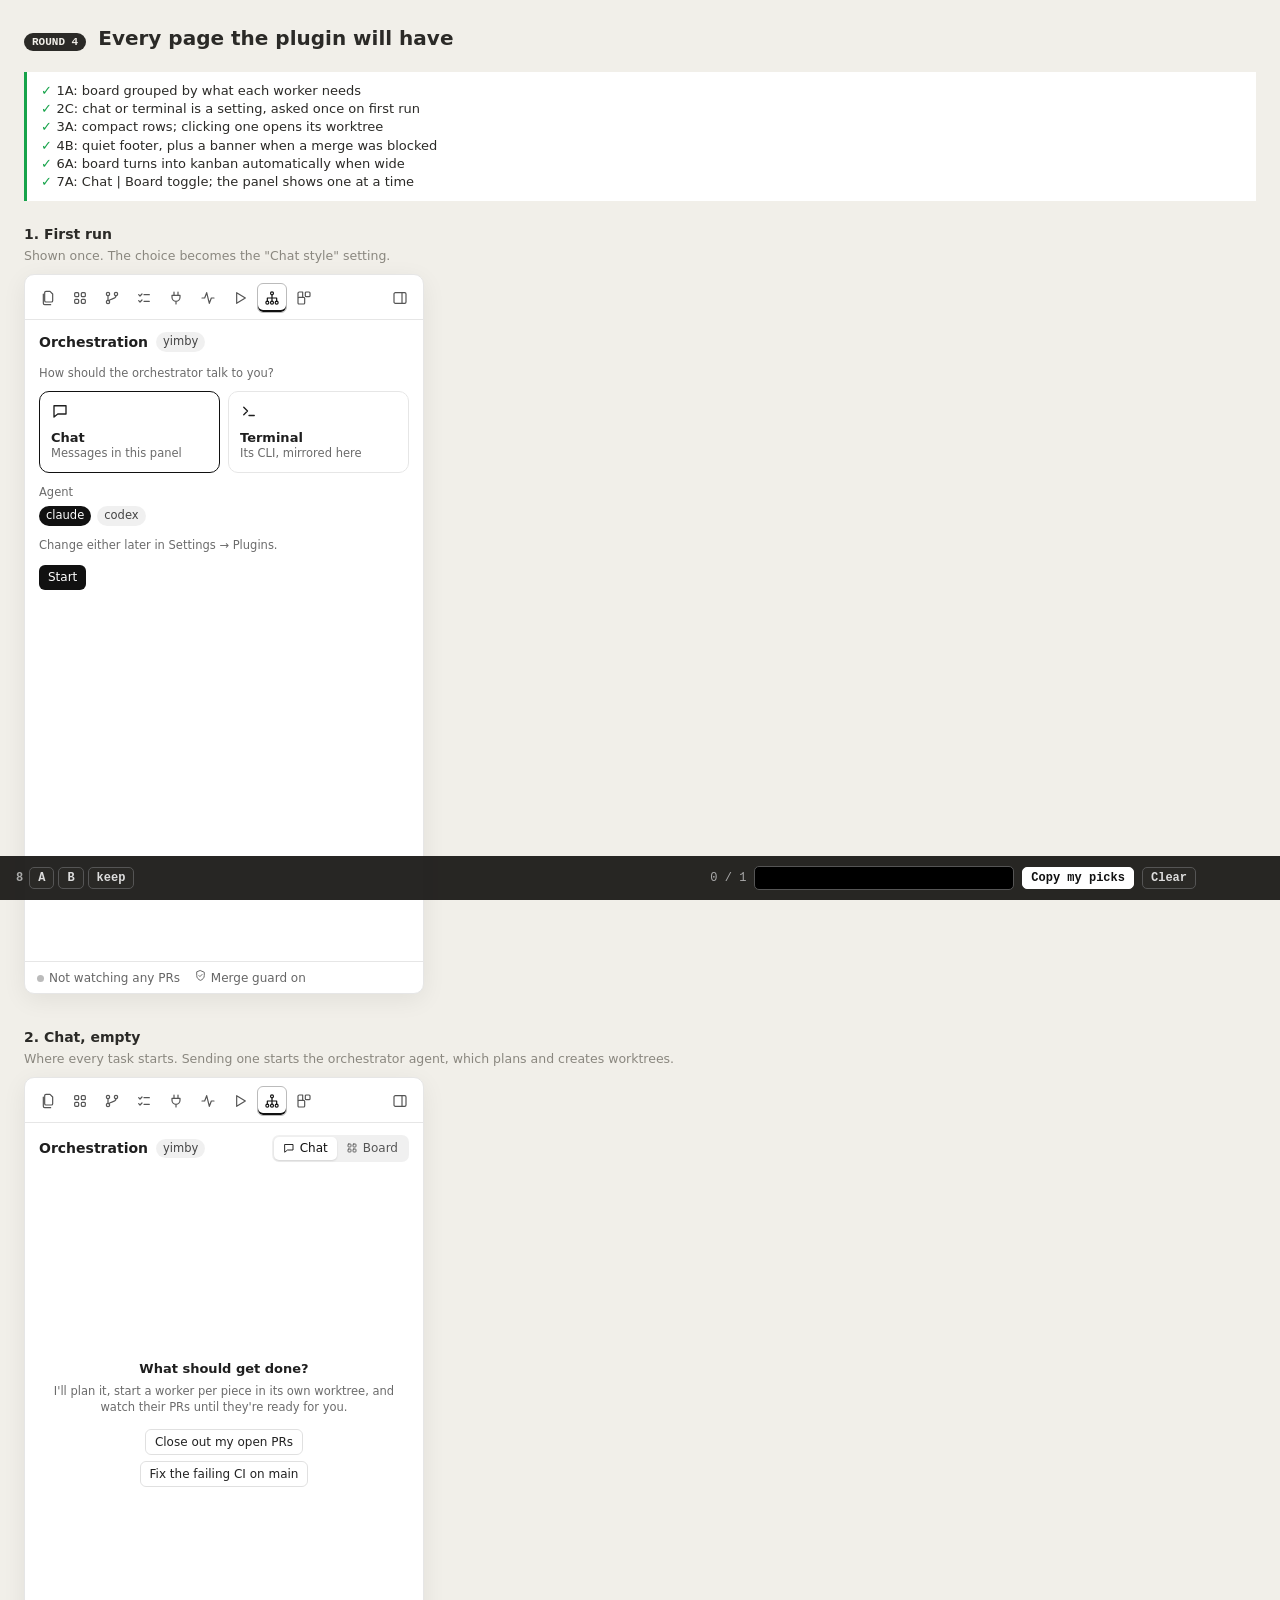
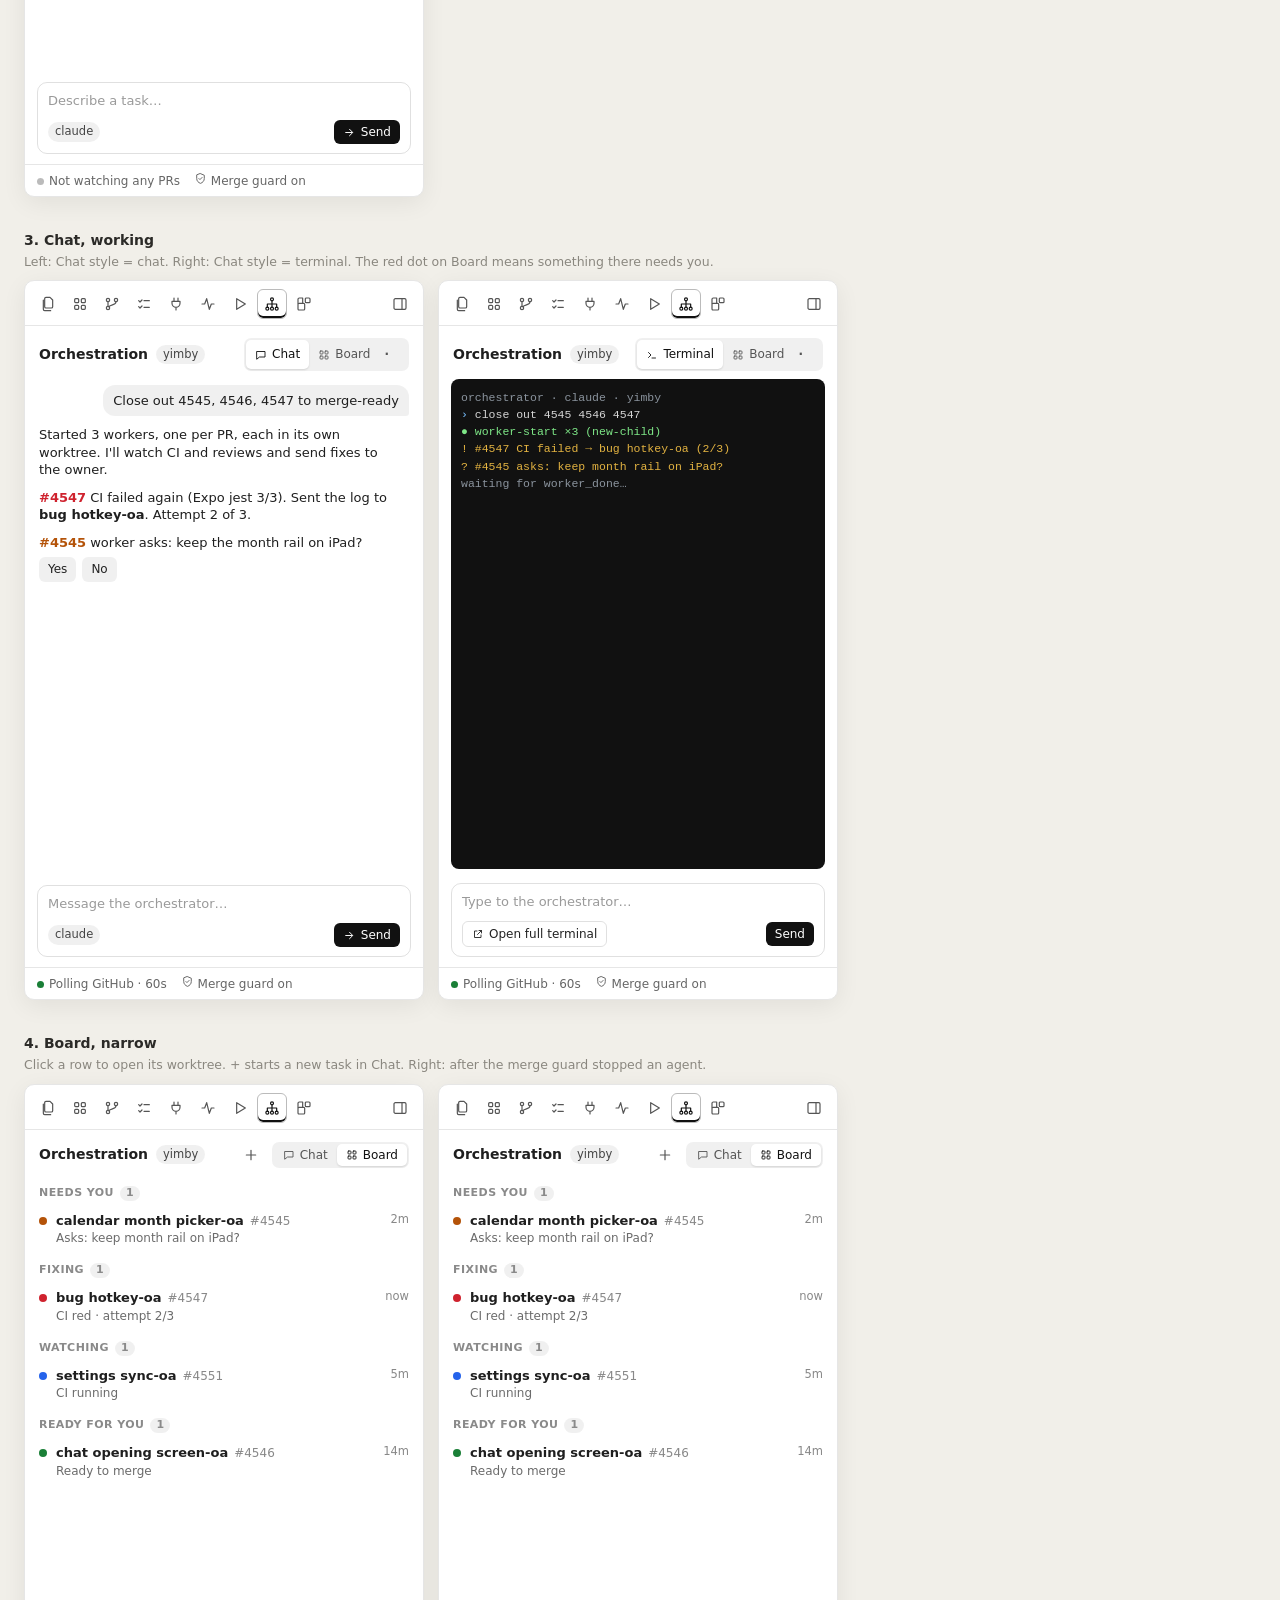
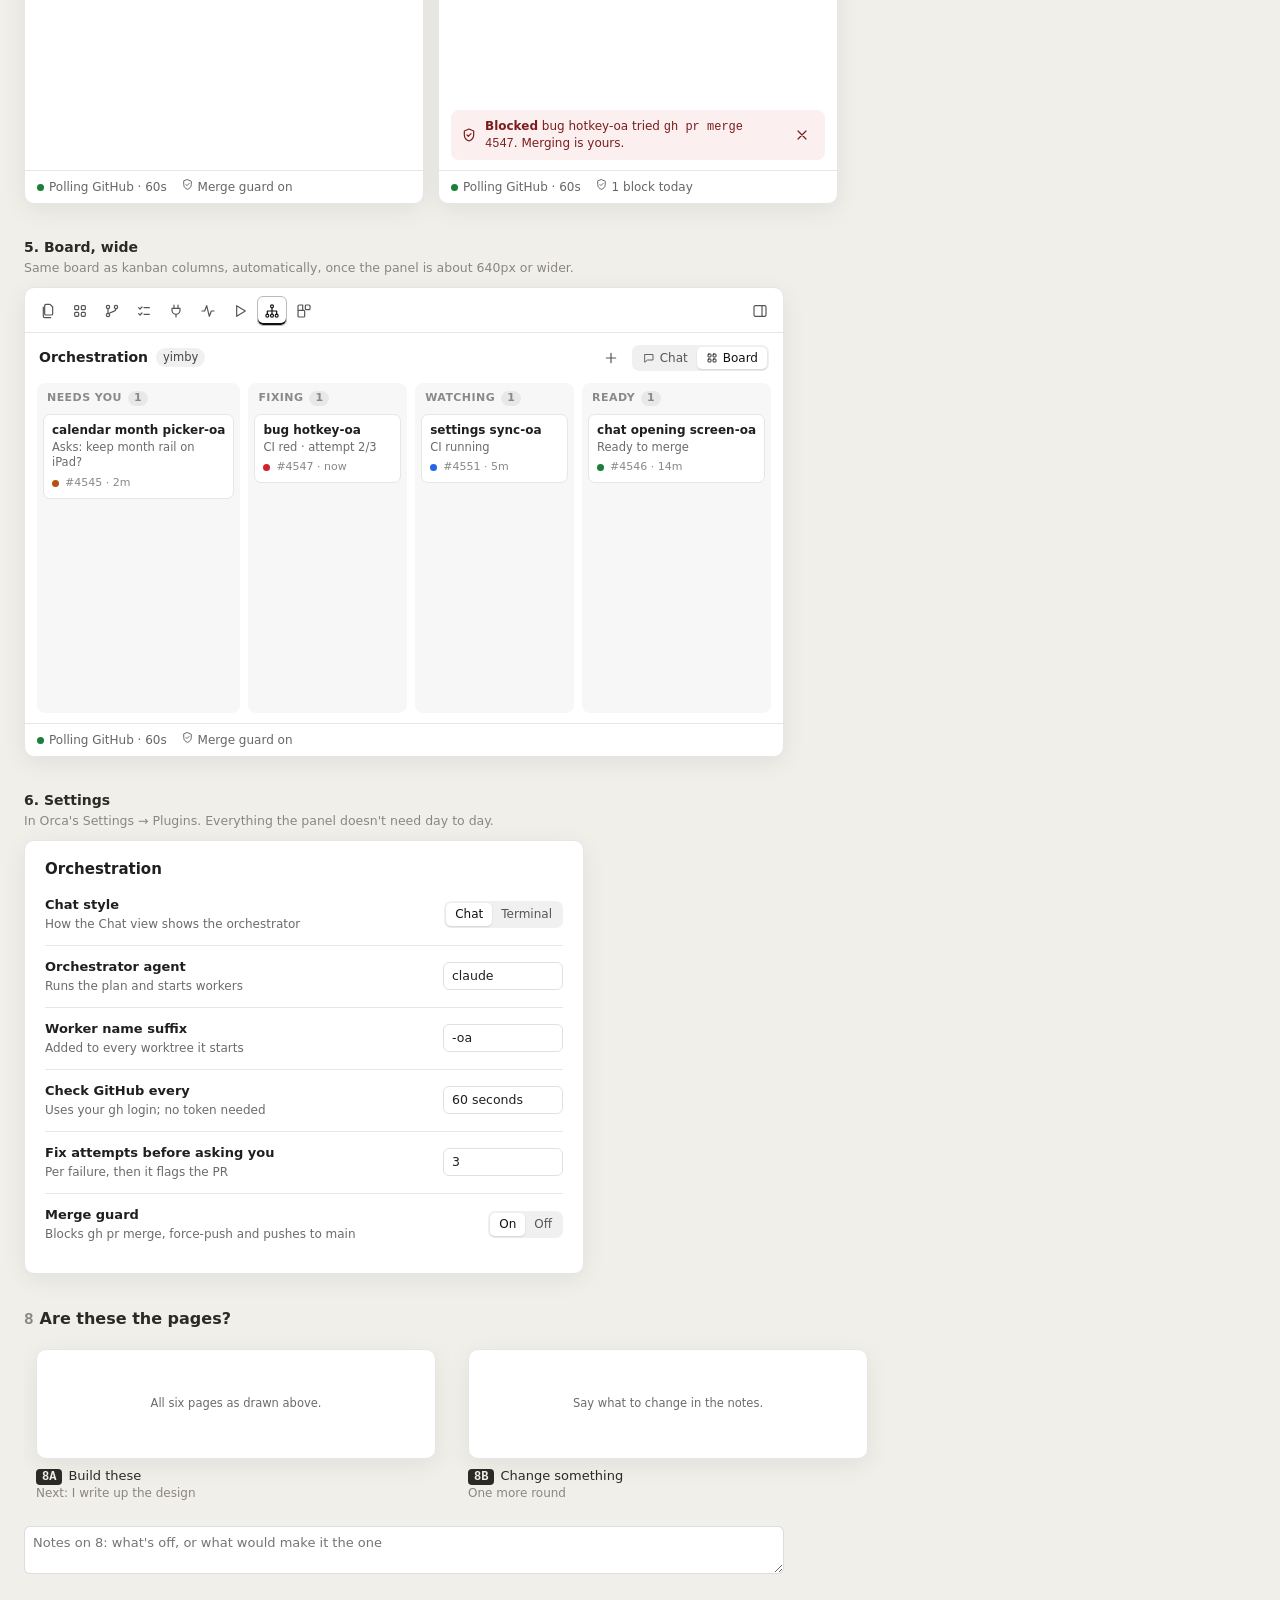
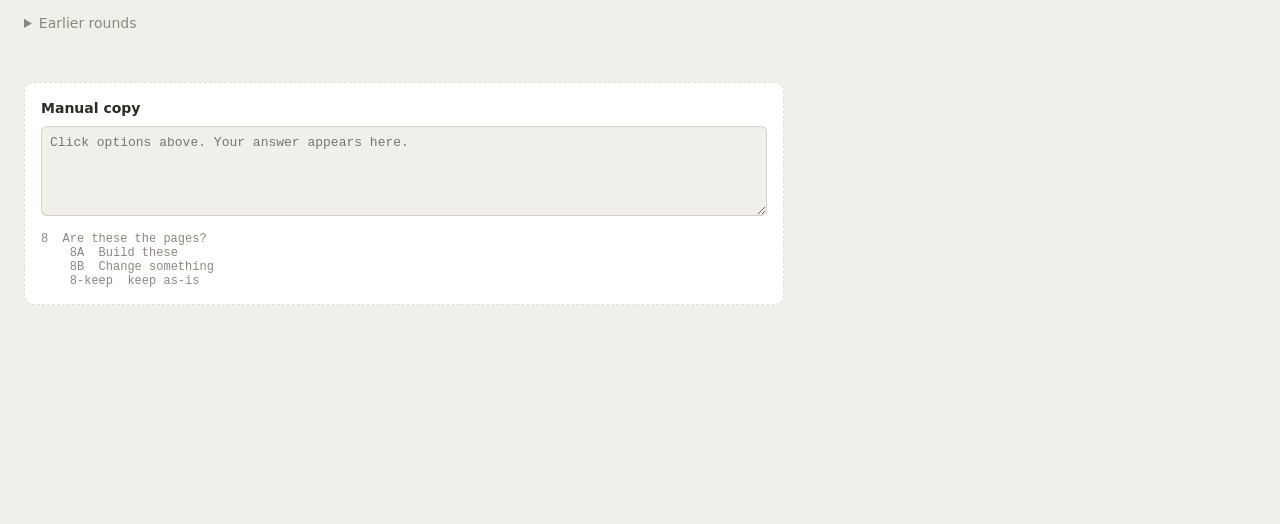
<file: docs/design/orchestration-panel/mockup-sidebar.html>
<!DOCTYPE html>
<html lang="en">
<head>
<meta charset="utf-8">
<meta name="viewport" content="width=device-width, initial-scale=1">
<title>Orchestration Panel Options</title>
<style>
:root {
  --app-bg: #ffffff;
  --app-fg: #1f1f1f;
  --app-muted: #6b6b6b;
  --app-border: #e6e6e6;
  --app-accent: #2563eb;
  --app-radius: 10px;
  --app-font: system-ui, -apple-system, sans-serif;
  --ok: #1a7f37; --warn: #b45309; --bad: #cf222e; --info: #2563eb;
  --hover: rgba(0,0,0,0.05); --chip: rgba(0,0,0,0.06); --track: rgba(0,0,0,0.12);

  --doc-bg: #f1efe9;
  --doc-fg: #2b2a27;
  --doc-muted: #8a877f;
  --doc-pick: #16a34a;
  --doc-font: ui-sans-serif, system-ui, -apple-system, sans-serif;
  --doc-mono: ui-monospace, "SF Mono", Menlo, monospace;
  --doc-surface: #ffffff;
  --doc-line: #0002;
  --doc-shadow: #0001;
  color-scheme: light dark;
}
@media (prefers-color-scheme: dark) {
  :root {
    --doc-bg: #161513;
    --doc-fg: #e9e6df;
    --doc-muted: #8f8b82;
    --doc-pick: #22c55e;
    --doc-surface: #211f1c;
    --doc-line: #fff2;
    --doc-shadow: #0006;
  }
}
* { box-sizing: border-box; }
body { margin: 0; padding: 24px 24px 220px; background: var(--doc-bg); color: var(--doc-fg); font: 14px/1.4 var(--doc-font); }
header { display: flex; align-items: baseline; gap: 12px; margin-bottom: 20px; }
header h1 { font-size: 20px; margin: 0; }
.round { font: 600 11px var(--doc-mono); background: var(--doc-fg); color: var(--doc-bg); padding: 3px 8px; border-radius: 99px; }
.ledger { margin: 0 0 24px; padding: 10px 14px; border-left: 3px solid var(--doc-pick); background: var(--doc-surface); font-size: 13px; }
.ledger div::before { content: "\2713  "; color: var(--doc-pick); font-weight: 700; }
.issue { margin: 0 0 40px; }
.issue h2 { font-size: 16px; margin: 0 0 4px; }
.issue h2 .num { font-family: var(--doc-mono); color: var(--doc-muted); margin-right: 6px; }
.said { color: var(--doc-muted); font-size: 12px; margin: 0 0 10px; }
.said::before { content: "you: "; font-weight: 600; }
.view { font-size: 12px; margin: 6px 0 0; color: var(--doc-muted); }
.view::before { content: "my view: "; font-weight: 600; }
.row { display: flex; gap: 16px; overflow-x: auto; padding: 6px 4px 10px; }
.col { flex: 0 0 auto; position: relative; border-radius: 12px; padding: 8px; outline: 2px solid transparent; transition: outline-color .12s; }
.col[data-opt] { cursor: pointer; }
.col[data-opt]:hover { outline-color: var(--doc-line); }
.col.picked { outline: 3px solid var(--doc-pick); background: color-mix(in srgb, var(--doc-pick) 8%, transparent); }
.tick { display: none; position: absolute; top: -8px; right: -8px; width: 24px; height: 24px; border-radius: 50%; background: var(--doc-pick); color: #fff; font: 700 14px/24px var(--doc-font); text-align: center; }
.col.picked .tick { display: block; }
.cap { margin-top: 8px; font-size: 13px; max-width: 360px; }
.cap .pick { font: 700 12px var(--doc-mono); background: var(--doc-fg); color: var(--doc-bg); padding: 1px 6px; border-radius: 4px; margin-right: 6px; }
.cap .cost { display: block; color: var(--doc-muted); font-size: 12px; }
.now .cap .pick { background: var(--doc-muted); }
.screen { background: var(--app-bg); color: var(--app-fg); font-family: var(--app-font); border: 1px solid var(--app-border); border-radius: var(--app-radius); overflow: hidden; box-shadow: 0 6px 24px var(--doc-shadow); }
textarea.notes { display: block; width: 100%; max-width: 760px; min-height: 40px; margin-top: 6px; padding: 8px; font: 13px var(--doc-font); border: 1px solid var(--doc-line); border-radius: 6px; background: var(--doc-surface); color: var(--doc-fg); resize: vertical; }
details.archive { margin: 40px 0; color: var(--doc-muted); }
#manual { margin-top: 48px; padding: 16px; background: var(--doc-surface); border: 1px dashed var(--doc-line); border-radius: 10px; max-width: 760px; }
#manual h3 { margin: 0 0 8px; font-size: 14px; }
#manual textarea { width: 100%; min-height: 90px; font: 13px var(--doc-mono); padding: 8px; border: 1px solid var(--doc-line); border-radius: 6px; background: var(--doc-bg); color: var(--doc-fg); }
#legend { font: 12px var(--doc-mono); color: var(--doc-muted); margin: 10px 0 0; white-space: pre-wrap; user-select: all; }
#bar { position: fixed; left: 0; right: 0; bottom: 0; background: #1c1b19f2; color: #eee; padding: 10px 16px; display: flex; flex-wrap: wrap; gap: 10px 18px; align-items: center; font-size: 12px; z-index: 10; }
#bar .grp { display: flex; gap: 4px; align-items: center; }
#bar .grp b { font-family: var(--doc-mono); color: #aaa; margin-right: 2px; }
#bar button { font: 600 12px var(--doc-mono); border: 1px solid #555; background: #2a2926; color: #ddd; padding: 3px 8px; border-radius: 5px; cursor: pointer; }
#bar button.on { background: var(--doc-pick); border-color: var(--doc-pick); color: #fff; }
#bar .actions { margin-left: auto; display: flex; gap: 8px; align-items: center; }
#bar input#line { width: 260px; font: 12px var(--doc-mono); background: #000; color: #fff; border: 1px solid #555; border-radius: 5px; padding: 4px 6px; }
#bar #copy { background: #fff; color: #111; border-color: #fff; }
#count { font-family: var(--doc-mono); color: #aaa; }
#toast { color: #8f8; min-width: 60px; }

.side { width: 400px; height: 720px; display: flex; flex-direction: column; font-size: 13px; line-height: 1.35; }
.side svg { width: 16px; height: 16px; fill: none; stroke: currentColor; stroke-width: 1.8; stroke-linecap: round; stroke-linejoin: round; flex: 0 0 auto; }
.tabs { display: flex; align-items: center; gap: 2px; padding: 8px 8px 6px; border-bottom: 1px solid var(--app-border); color: #555; }
.tabs .t { width: 30px; height: 30px; display: grid; place-items: center; border-radius: 6px; }
.tabs .t.on { border: 1.5px solid #bbb; color: #111; box-shadow: inset 0 -2px 0 #111; }
.tabs .sp { flex: 1; }
.body { flex: 1; overflow: hidden; display: flex; flex-direction: column; }
.foot { border-top: 1px solid var(--app-border); padding: 7px 12px; display: flex; gap: 14px; color: #666; font-size: 12px; align-items: center; }
.foot .d { width: 7px; height: 7px; border-radius: 50%; display: inline-block; margin-right: 5px; }
.hd { display: flex; align-items: center; gap: 8px; padding: 12px 14px 8px; }
.hd .ttl { font-weight: 650; font-size: 14px; }
.hd .sp { flex: 1; }
.muted { color: var(--app-muted); }
.small { font-size: 11.5px; }
.seg { display: inline-flex; background: var(--chip); border-radius: 7px; padding: 2px; }
.seg span { padding: 3px 9px; border-radius: 5px; font-size: 12px; color: #555; cursor: pointer; display: inline-flex; gap: 5px; align-items: center; }
.seg span.on { background: #fff; color: #111; box-shadow: 0 1px 2px rgba(0,0,0,.12); }
.btn { display: inline-flex; align-items: center; gap: 5px; padding: 4px 9px; border-radius: 6px; background: var(--chip); font-size: 12px; color: #222; cursor: pointer; }
.btn.pri { background: #111; color: #fff; }
.btn.ghost { background: transparent; border: 1px solid var(--track); }
.ib { width: 26px; height: 26px; display: grid; place-items: center; border-radius: 6px; color: #555; cursor: pointer; }
.ib:hover, .item:hover, .btn:hover { background: var(--hover); }
.compose { margin: 4px 12px 10px; border: 1px solid var(--track); border-radius: 10px; padding: 9px 10px; }
.compose .ph { color: #9a9a9a; }
.compose .bar2 { display: flex; align-items: center; gap: 6px; margin-top: 10px; }
.compose .bar2 .sp { flex: 1; }
.pill { display: inline-flex; align-items: center; gap: 4px; padding: 2px 7px; border-radius: 99px; background: var(--chip); font-size: 11.5px; color: #444; }
.grp-h { padding: 10px 14px 4px; font-size: 11px; font-weight: 650; letter-spacing: .04em; text-transform: uppercase; color: #8a8a8a; display: flex; gap: 6px; align-items: center; }
.grp-h .n { background: var(--chip); border-radius: 99px; padding: 0 6px; font-weight: 600; letter-spacing: 0; }
.item { display: flex; gap: 9px; padding: 7px 14px; align-items: flex-start; cursor: pointer; }
.item .dot { width: 8px; height: 8px; border-radius: 50%; margin-top: 5px; flex: 0 0 auto; }
.item .main { flex: 1; min-width: 0; }
.item .l1 { display: flex; gap: 6px; align-items: baseline; }
.item .name { font-weight: 560; white-space: nowrap; overflow: hidden; text-overflow: ellipsis; }
.item .num { color: #888; font-size: 12px; }
.item .l2 { color: var(--app-muted); font-size: 12px; margin-top: 1px; }
.item .right { font-size: 11.5px; color: #888; white-space: nowrap; }
.bad { color: var(--bad); } .ok { color: var(--ok); } .warn { color: var(--warn); } .info { color: var(--info); }
.bg-bad { background: var(--bad); } .bg-ok { background: var(--ok); } .bg-warn { background: var(--warn); } .bg-info { background: var(--info); } .bg-mute { background: #bbb; }
.card { margin: 6px 12px; border: 1px solid var(--app-border); border-radius: 10px; padding: 10px 11px; }
.card .top { display: flex; gap: 8px; align-items: center; }
.card .top .name { font-weight: 600; flex: 1; min-width: 0; white-space: nowrap; overflow: hidden; text-overflow: ellipsis; }
.checks { display: grid; grid-template-columns: 14px 1fr auto; gap: 4px 6px; margin: 8px 0 6px; font-size: 12px; align-items: center; }
.checks svg { width: 13px; height: 13px; }
.meter { display: flex; gap: 3px; }
.meter i { width: 14px; height: 4px; border-radius: 2px; background: var(--track); display: block; }
.meter i.f { background: var(--warn); }
.acts { display: flex; gap: 6px; margin-top: 8px; }
.feed { padding: 4px 14px; }
.ev { display: grid; grid-template-columns: 18px 1fr; gap: 8px; padding: 7px 0; border-bottom: 1px solid #f0f0f0; }
.ev .when { color: #999; font-size: 11px; }
.ev b { font-weight: 600; }
.ptabs { display: flex; gap: 16px; padding: 0 14px; border-bottom: 1px solid var(--app-border); }
.ptabs span { padding: 8px 0; color: #777; cursor: pointer; display: inline-flex; gap: 5px; align-items: center; }
.ptabs span.on { color: #111; box-shadow: inset 0 -2px 0 #111; }
.ptabs .n { background: var(--chip); border-radius: 99px; padding: 0 6px; font-size: 11px; }
.chatlog { flex: 1; padding: 6px 14px; display: flex; flex-direction: column; gap: 10px; overflow: hidden; }
.msg.me { align-self: flex-end; background: var(--chip); padding: 7px 10px; border-radius: 12px 12px 3px 12px; max-width: 85%; }
.msg.ai { max-width: 95%; }
.term { flex: 1; margin: 0 12px 10px; background: #111; color: #d6d6d6; border-radius: 8px; padding: 10px; font: 11.5px/1.5 ui-monospace, "SF Mono", Menlo, monospace; overflow: hidden; }
.term .g { color: #7ee787; } .term .y { color: #e3b341; } .term .c { color: #79c0ff; } .term .m { color: #8b949e; }
.guard { margin: 8px 12px 10px; padding: 8px 10px; border-radius: 8px; background: color-mix(in srgb, var(--bad) 7%, transparent); color: #7a1d1d; font-size: 12px; display: flex; gap: 8px; align-items: center; }
.expand { display: none; padding: 2px 14px 10px 31px; }
.item.open + .expand { display: block; }
.mainwin { width: 760px; height: 300px; display: grid; grid-template-columns: 1fr 300px; }
.mainwin .left { border-right: 1px solid var(--app-border); display: flex; flex-direction: column; }
.mainwin .tabbar { display: flex; gap: 2px; padding: 6px 8px 0; border-bottom: 1px solid var(--app-border); font-size: 12px; }
.mainwin .tabbar span { padding: 6px 10px; border-radius: 6px 6px 0 0; color: #777; display: inline-flex; gap: 5px; align-items: center; }
.mainwin .tabbar span.on { background: #fff; color: #111; border: 1px solid var(--app-border); border-bottom-color: #fff; margin-bottom: -1px; }
.hint { font: 11px var(--doc-mono); color: var(--doc-muted); margin-top: 4px; }
</style>
</head>
<body data-key="design-options:orca-orchestration-panel:r4">
<svg width="0" height="0" style="position:absolute">
  <defs>
    <symbol id="i-files" viewBox="0 0 24 24"><path d="M15 2H9a2 2 0 0 0-2 2v12a2 2 0 0 0 2 2h8a2 2 0 0 0 2-2V6z"/><path d="M5 6v14a2 2 0 0 0 2 2h9"/></symbol>
    <symbol id="i-grid" viewBox="0 0 24 24"><rect x="4" y="4" width="6" height="6" rx="1.5"/><rect x="14" y="4" width="6" height="6" rx="1.5"/><rect x="4" y="14" width="6" height="6" rx="1.5"/><rect x="14" y="14" width="6" height="6" rx="1.5"/></symbol>
    <symbol id="i-branch" viewBox="0 0 24 24"><circle cx="6" cy="18" r="2.5"/><circle cx="6" cy="6" r="2.5"/><circle cx="18" cy="6" r="2.5"/><path d="M6 8.5v7M18 8.5c0 5-6 4-11 7.5"/></symbol>
    <symbol id="i-tasks" viewBox="0 0 24 24"><path d="M4 7l2 2 3-3M4 16l2 2 3-3M12 7h8M12 17h8"/></symbol>
    <symbol id="i-plug" viewBox="0 0 24 24"><path d="M9 3v5M15 3v5M6 8h12v3a6 6 0 0 1-12 0zM12 17v4"/></symbol>
    <symbol id="i-activity" viewBox="0 0 24 24"><path d="M3 12h4l3-8 4 16 3-8h4"/></symbol>
    <symbol id="i-play" viewBox="0 0 24 24"><path d="M7 4l13 8-13 8z"/></symbol>
    <symbol id="i-flag" viewBox="0 0 24 24"><path d="M5 21V4h12l-2 4 2 4H5"/></symbol>
    <symbol id="i-blocks" viewBox="0 0 24 24"><rect x="3" y="11" width="10" height="10" rx="1.5"/><rect x="14" y="3" width="7" height="7" rx="1.5"/><path d="M3 11V5a2 2 0 0 1 2-2h5v8"/></symbol>
    <symbol id="i-panel" viewBox="0 0 24 24"><rect x="3" y="4" width="18" height="16" rx="2"/><path d="M15 4v16"/></symbol>
    <symbol id="i-net" viewBox="0 0 24 24"><circle cx="12" cy="5" r="2.2"/><circle cx="5" cy="19" r="2.2"/><circle cx="12" cy="19" r="2.2"/><circle cx="19" cy="19" r="2.2"/><path d="M12 7.2v9.6M12 12H5v4.8M12 12h7v4.8"/></symbol>
    <symbol id="i-plus" viewBox="0 0 24 24"><path d="M12 5v14M5 12h14"/></symbol>
    <symbol id="i-term" viewBox="0 0 24 24"><path d="M5 7l5 5-5 5M12 18h7"/></symbol>
    <symbol id="i-chat" viewBox="0 0 24 24"><path d="M4 5h16v11H9l-5 4z"/></symbol>
    <symbol id="i-pr" viewBox="0 0 24 24"><circle cx="6" cy="6" r="2.5"/><circle cx="6" cy="18" r="2.5"/><circle cx="18" cy="18" r="2.5"/><path d="M6 8.5v7M18 15.5V9a3 3 0 0 0-3-3h-4M13 4l-2 2 2 2"/></symbol>
    <symbol id="i-check" viewBox="0 0 24 24"><path d="M5 12.5l4.5 4.5L19 7.5"/></symbol>
    <symbol id="i-x" viewBox="0 0 24 24"><path d="M6 6l12 12M18 6L6 18"/></symbol>
    <symbol id="i-msg" viewBox="0 0 24 24"><path d="M5 5h14v10H10l-4 4v-4H5z"/></symbol>
    <symbol id="i-shield" viewBox="0 0 24 24"><path d="M12 3l7 3v6c0 4.5-3 7.5-7 9-4-1.5-7-4.5-7-9V6z"/><path d="M9 12l2 2 4-4"/></symbol>
    <symbol id="i-pause" viewBox="0 0 24 24"><path d="M9 5v14M15 5v14"/></symbol>
    <symbol id="i-ext" viewBox="0 0 24 24"><path d="M14 5h5v5M19 5l-8 8M18 14v5H5V6h5"/></symbol>
    <symbol id="i-merge" viewBox="0 0 24 24"><circle cx="6" cy="6" r="2.5"/><circle cx="6" cy="18" r="2.5"/><circle cx="18" cy="12" r="2.5"/><path d="M6 8.5v7M8 7.5c3 0 5 2 7.5 4.5"/></symbol>
    <symbol id="i-send" viewBox="0 0 24 24"><path d="M5 12h12M12 6l6 6-6 6"/></symbol>
    <symbol id="i-gear" viewBox="0 0 24 24"><circle cx="12" cy="12" r="3"/><path d="M12 3v3M12 18v3M3 12h3M18 12h3M5.6 5.6l2.1 2.1M16.3 16.3l2.1 2.1M5.6 18.4l2.1-2.1M16.3 7.7l2.1-2.1"/></symbol>
    <symbol id="i-chev" viewBox="0 0 24 24"><path d="M9 6l6 6-6 6"/></symbol>
    <symbol id="i-conflict" viewBox="0 0 24 24"><path d="M12 4l9 16H3z"/><path d="M12 10v4M12 17v.5"/></symbol>
  </defs>
</svg>

<style>
.kb { display: grid; grid-template-columns: repeat(4, 1fr); gap: 8px; padding: 4px 12px 10px; flex: 1; }
.kb .kc { background: rgba(0,0,0,0.03); border-radius: 8px; padding: 6px; display: flex; flex-direction: column; gap: 6px; }
.kb .kh { font-size: 11px; font-weight: 650; letter-spacing: .04em; text-transform: uppercase; color: #8a8a8a; padding: 2px 4px; display: flex; gap: 6px; align-items: center; }
.kb .kh .n { background: var(--chip); border-radius: 99px; padding: 0 6px; letter-spacing: 0; }
.kb .kt { background: #fff; border: 1px solid var(--app-border); border-radius: 7px; padding: 7px 8px; font-size: 12px; }
.kb .kt .name { font-weight: 560; display: block; white-space: nowrap; overflow: hidden; text-overflow: ellipsis; }
.kb .kt .l2 { color: var(--app-muted); font-size: 11.5px; margin-top: 2px; }
.kb .kt .bdg { display: flex; gap: 6px; align-items: center; margin-top: 5px; font-size: 11px; color: #888; }
.kb .kt .bdg .dot { width: 7px; height: 7px; border-radius: 50%; }
.wide { width: 760px; height: 470px; }
.pg { margin: 0 0 34px; }
.pg h3 { font-size: 14px; margin: 0 0 2px; }
.pg .what { font-size: 12.5px; color: var(--doc-muted); margin: 0 0 10px; max-width: 760px; }
.pg .pair { display: flex; gap: 14px; flex-wrap: wrap; align-items: flex-start; }
.redot { color: var(--bad); font-weight: 800; }
.settings { width: 560px; padding: 18px 20px; font-size: 13px; }
.settings .srow { display: flex; justify-content: space-between; align-items: center; padding: 12px 0; border-bottom: 1px solid var(--app-border); gap: 20px; }
.settings .srow .k { font-weight: 600; }
.settings .srow .d { color: var(--app-muted); font-size: 12px; margin-top: 2px; }
.input { border: 1px solid var(--track); border-radius: 6px; padding: 4px 8px; min-width: 120px; font-size: 12.5px; }
</style>

<header>
  <span class="round">ROUND 4</span>
  <h1>Every page the plugin will have</h1>
</header>

<div class="ledger">
  <div>1A: board grouped by what each worker needs</div>
  <div>2C: chat or terminal is a setting, asked once on first run</div>
  <div>3A: compact rows; clicking one opens its worktree</div>
  <div>4B: quiet footer, plus a banner when a merge was blocked</div>
  <div>6A: board turns into kanban automatically when wide</div>
  <div>7A: Chat | Board toggle; the panel shows one at a time</div>
</div>

<div class="pg">
  <h3>1. First run</h3>
  <p class="what">Shown once. The choice becomes the "Chat style" setting.</p>
  <div class="pair">
    <div class="screen side">
      <div class="tabs" data-strip></div>
      <div class="body">
        <div class="hd"><span class="ttl">Orchestration</span><span class="pill">yimby</span></div>
        <div style="padding:6px 14px 0">
          <div class="muted small" style="margin-bottom:10px">How should the orchestrator talk to you?</div>
          <div style="display:flex;gap:8px;margin-bottom:8px">
            <div class="card" style="margin:0;flex:1;border-color:#111"><svg style="width:18px;height:18px"><use href="#i-chat"/></svg><div style="font-weight:600;margin-top:4px">Chat</div><div class="muted small">Messages in this panel</div></div>
            <div class="card" style="margin:0;flex:1"><svg style="width:18px;height:18px"><use href="#i-term"/></svg><div style="font-weight:600;margin-top:4px">Terminal</div><div class="muted small">Its CLI, mirrored here</div></div>
          </div>
          <div class="muted small" style="margin:12px 0 6px">Agent</div>
          <div style="display:flex;gap:6px"><span class="pill" style="background:#111;color:#fff">claude</span><span class="pill">codex</span></div>
          <div class="muted small" style="margin-top:12px">Change either later in Settings → Plugins.</div>
          <div style="margin-top:12px"><span class="btn pri">Start</span></div>
        </div>
      </div>
      <div class="foot"><span><span class="d bg-mute"></span>Not watching any PRs</span><span><svg style="width:13px;height:13px"><use href="#i-shield"/></svg> Merge guard on</span></div>
    </div>
  </div>
</div>

<div class="pg">
  <h3>2. Chat, empty</h3>
  <p class="what">Where every task starts. Sending one starts the orchestrator agent, which plans and creates worktrees.</p>
  <div class="pair">
    <div class="screen side">
      <div class="tabs" data-strip></div>
      <div class="body">
        <div class="hd"><span class="ttl">Orchestration</span><span class="pill">yimby</span><span class="sp"></span><span class="seg"><span class="on"><svg style="width:12px;height:12px"><use href="#i-chat"/></svg>Chat</span><span><svg style="width:12px;height:12px"><use href="#i-grid"/></svg>Board</span></span></div>
        <div style="flex:1;display:grid;place-items:center;text-align:center;padding:24px"><div><div style="font-weight:600;margin-bottom:6px">What should get done?</div><div class="muted small">I'll plan it, start a worker per piece in its own worktree, and watch their PRs until they're ready for you.</div><div style="display:flex;flex-direction:column;gap:6px;margin-top:14px;align-items:center"><span class="btn ghost">Close out my open PRs</span><span class="btn ghost">Fix the failing CI on main</span></div></div></div>
        <div class="compose"><div class="ph">Describe a task…</div><div class="bar2"><span class="pill">claude</span><span class="sp"></span><span class="btn pri"><svg style="width:13px;height:13px"><use href="#i-send"/></svg>Send</span></div></div>
      </div>
      <div class="foot"><span><span class="d bg-mute"></span>Not watching any PRs</span><span><svg style="width:13px;height:13px"><use href="#i-shield"/></svg> Merge guard on</span></div>
    </div>
  </div>
</div>

<div class="pg">
  <h3>3. Chat, working</h3>
  <p class="what">Left: Chat style = chat. Right: Chat style = terminal. The red dot on Board means something there needs you.</p>
  <div class="pair">
    <div class="screen side">
      <div class="tabs" data-strip></div>
      <div class="body">
        <div class="hd"><span class="ttl">Orchestration</span><span class="pill">yimby</span><span class="sp"></span><span class="seg"><span class="on"><svg style="width:12px;height:12px"><use href="#i-chat"/></svg>Chat</span><span><svg style="width:12px;height:12px"><use href="#i-grid"/></svg>Board <span class="redot">·</span></span></span></div>
        <div class="chatlog">
          <div class="msg me">Close out 4545, 4546, 4547 to merge-ready</div>
          <div class="msg ai">Started 3 workers, one per PR, each in its own worktree. I'll watch CI and reviews and send fixes to the owner.</div>
          <div class="msg ai"><b class="bad">#4547</b> CI failed again (Expo jest 3/3). Sent the log to <b>bug hotkey-oa</b>. Attempt 2 of 3.</div>
          <div class="msg ai"><b class="warn">#4545</b> worker asks: keep the month rail on iPad?<div style="margin-top:6px;display:flex;gap:6px"><span class="btn">Yes</span><span class="btn">No</span></div></div>
        </div>
        <div class="compose"><div class="ph">Message the orchestrator…</div><div class="bar2"><span class="pill">claude</span><span class="sp"></span><span class="btn pri"><svg style="width:13px;height:13px"><use href="#i-send"/></svg>Send</span></div></div>
      </div>
      <div class="foot" data-foot></div>
    </div>
    <div class="screen side">
      <div class="tabs" data-strip></div>
      <div class="body">
        <div class="hd"><span class="ttl">Orchestration</span><span class="pill">yimby</span><span class="sp"></span><span class="seg"><span class="on"><svg style="width:12px;height:12px"><use href="#i-term"/></svg>Terminal</span><span><svg style="width:12px;height:12px"><use href="#i-grid"/></svg>Board <span class="redot">·</span></span></span></div>
        <div class="term">
          <div class="m">orchestrator · claude · yimby</div>
          <div><span class="c">›</span> close out 4545 4546 4547</div>
          <div class="g">● worker-start ×3 (new-child)</div>
          <div class="y">! #4547 CI failed → bug hotkey-oa (2/3)</div>
          <div class="y">? #4545 asks: keep month rail on iPad?</div>
          <div class="m">waiting for worker_done…</div>
        </div>
        <div class="compose"><div class="ph">Type to the orchestrator…</div><div class="bar2"><span class="btn ghost"><svg style="width:12px;height:12px"><use href="#i-ext"/></svg>Open full terminal</span><span class="sp"></span><span class="btn pri">Send</span></div></div>
      </div>
      <div class="foot" data-foot></div>
    </div>
  </div>
</div>

<div class="pg">
  <h3>4. Board, narrow</h3>
  <p class="what">Click a row to open its worktree. + starts a new task in Chat. Right: after the merge guard stopped an agent.</p>
  <div class="pair">
    <div class="screen side">
      <div class="tabs" data-strip></div>
      <div class="body">
        <div class="hd"><span class="ttl">Orchestration</span><span class="pill">yimby</span><span class="sp"></span><span class="ib"><svg><use href="#i-plus"/></svg></span><span class="seg"><span><svg style="width:12px;height:12px"><use href="#i-chat"/></svg>Chat</span><span class="on"><svg style="width:12px;height:12px"><use href="#i-grid"/></svg>Board</span></span></div>
        <div data-rows></div>
        <div style="flex:1"></div>
      </div>
      <div class="foot" data-foot></div>
    </div>
    <div class="screen side">
      <div class="tabs" data-strip></div>
      <div class="body">
        <div class="hd"><span class="ttl">Orchestration</span><span class="pill">yimby</span><span class="sp"></span><span class="ib"><svg><use href="#i-plus"/></svg></span><span class="seg"><span><svg style="width:12px;height:12px"><use href="#i-chat"/></svg>Chat</span><span class="on"><svg style="width:12px;height:12px"><use href="#i-grid"/></svg>Board</span></span></div>
        <div data-rows></div>
        <div style="flex:1"></div>
        <div class="guard"><svg><use href="#i-shield"/></svg><div style="flex:1"><b>Blocked</b> bug hotkey-oa tried <code>gh pr merge 4547</code>. Merging is yours.</div><span class="ib" style="color:#7a1d1d"><svg><use href="#i-x"/></svg></span></div>
      </div>
      <div class="foot"><span><span class="d bg-ok"></span>Polling GitHub · 60s</span><span><svg style="width:13px;height:13px"><use href="#i-shield"/></svg> 1 block today</span></div>
    </div>
  </div>
</div>

<div class="pg">
  <h3>5. Board, wide</h3>
  <p class="what">Same board as kanban columns, automatically, once the panel is about 640px or wider.</p>
  <div class="pair">
    <div class="screen side wide">
      <div class="tabs" data-strip></div>
      <div class="body">
        <div class="hd"><span class="ttl">Orchestration</span><span class="pill">yimby</span><span class="sp"></span><span class="ib"><svg><use href="#i-plus"/></svg></span><span class="seg"><span><svg style="width:12px;height:12px"><use href="#i-chat"/></svg>Chat</span><span class="on"><svg style="width:12px;height:12px"><use href="#i-grid"/></svg>Board</span></span></div>
        <div class="kb">
          <div class="kc"><div class="kh">Needs you <span class="n">1</span></div><div class="kt"><span class="name">calendar month picker-oa</span><div class="l2">Asks: keep month rail on iPad?</div><div class="bdg"><span class="dot bg-warn"></span>#4545 · 2m</div></div></div>
          <div class="kc"><div class="kh">Fixing <span class="n">1</span></div><div class="kt"><span class="name">bug hotkey-oa</span><div class="l2">CI red · attempt 2/3</div><div class="bdg"><span class="dot bg-bad"></span>#4547 · now</div></div></div>
          <div class="kc"><div class="kh">Watching <span class="n">1</span></div><div class="kt"><span class="name">settings sync-oa</span><div class="l2">CI running</div><div class="bdg"><span class="dot bg-info"></span>#4551 · 5m</div></div></div>
          <div class="kc"><div class="kh">Ready <span class="n">1</span></div><div class="kt"><span class="name">chat opening screen-oa</span><div class="l2">Ready to merge</div><div class="bdg"><span class="dot bg-ok"></span>#4546 · 14m</div></div></div>
        </div>
      </div>
      <div class="foot" data-foot></div>
    </div>
  </div>
</div>

<div class="pg">
  <h3>6. Settings</h3>
  <p class="what">In Orca's Settings → Plugins. Everything the panel doesn't need day to day.</p>
  <div class="pair">
    <div class="screen settings">
      <div style="font-weight:650;font-size:15px;margin-bottom:4px">Orchestration</div>
      <div class="srow"><div><div class="k">Chat style</div><div class="d">How the Chat view shows the orchestrator</div></div><span class="seg"><span class="on">Chat</span><span>Terminal</span></span></div>
      <div class="srow"><div><div class="k">Orchestrator agent</div><div class="d">Runs the plan and starts workers</div></div><span class="input">claude</span></div>
      <div class="srow"><div><div class="k">Worker name suffix</div><div class="d">Added to every worktree it starts</div></div><span class="input">-oa</span></div>
      <div class="srow"><div><div class="k">Check GitHub every</div><div class="d">Uses your gh login; no token needed</div></div><span class="input">60 seconds</span></div>
      <div class="srow"><div><div class="k">Fix attempts before asking you</div><div class="d">Per failure, then it flags the PR</div></div><span class="input">3</span></div>
      <div class="srow" style="border:0"><div><div class="k">Merge guard</div><div class="d">Blocks gh pr merge, force-push and pushes to main</div></div><span class="seg"><span class="on">On</span><span>Off</span></span></div>
    </div>
  </div>
</div>

<section class="issue" data-issue="8">
  <h2><span class="num">8</span>Are these the pages?</h2>
  <div class="row">
    <div class="col"><div class="screen side" style="height:110px;display:grid;place-items:center;text-align:center;padding:16px"><div class="muted small">All six pages as drawn above.</div></div><div class="cap"><span class="pick">8A</span>Build these<span class="cost">Next: I write up the design</span></div></div>
    <div class="col"><div class="screen side" style="height:110px;display:grid;place-items:center;text-align:center;padding:16px"><div class="muted small">Say what to change in the notes.</div></div><div class="cap"><span class="pick">8B</span>Change something<span class="cost">One more round</span></div></div>
  </div>
</section>

<details class="archive">
  <summary>Earlier rounds</summary>
  <p>Round 1: 1A · 2C · 3A · 4B. Round 2: 6A kanban when wide · 5B fix: chat or board, one at a time. Round 3: 7A Chat | Board toggle in the panel. Composition: the task box moved into Chat (+ on the board opens it); the chat-or-terminal setting now picks how the Chat view looks.</p>
</details>

<script>
(function () {
  var ic = ["files","grid","branch","tasks","plug","activity","play","net","blocks"];
  var strip = ic.map(function (n) { return '<span class="t' + (n === "net" ? " on" : "") + '"><svg><use href="#i-' + n + '"/></svg></span>'; }).join("") + '<span class="sp"></span><span class="t"><svg><use href="#i-panel"/></svg></span>';
  document.querySelectorAll("[data-strip]").forEach(function (e) { e.innerHTML = strip; });
  var foot = '<span><span class="d bg-ok"></span>Polling GitHub · 60s</span><span><svg style="width:13px;height:13px"><use href="#i-shield"/></svg> Merge guard on</span>';
  document.querySelectorAll("[data-foot]").forEach(function (e) { e.innerHTML = foot; });
  function row(c, n, p, l2, t) { return '<div class="item"><span class="dot ' + c + '"></span><div class="main"><div class="l1"><span class="name">' + n + '</span><span class="num">' + p + '</span></div><div class="l2">' + l2 + '</div></div><span class="right">' + t + '</span></div>'; }
  function grp(t, n) { return '<div class="grp-h">' + t + ' <span class="n">' + n + '</span></div>'; }
  var rows = grp("Needs you", 1) + row("bg-warn", "calendar month picker-oa", "#4545", "Asks: keep month rail on iPad?", "2m") + grp("Fixing", 1) + row("bg-bad", "bug hotkey-oa", "#4547", "CI red · attempt 2/3", "now") + grp("Watching", 1) + row("bg-info", "settings sync-oa", "#4551", "CI running", "5m") + grp("Ready for you", 1) + row("bg-ok", "chat opening screen-oa", "#4546", "Ready to merge", "14m");
  document.querySelectorAll("[data-rows]").forEach(function (e) { e.innerHTML = rows; });
})();
</script>

<section id="manual">
  <h3>Manual copy</h3>
  <textarea id="answer" readonly placeholder="Click options above. Your answer appears here."></textarea>
  <div id="legend"></div>
</section>

<div id="bar">
  <div id="groups" style="display:flex;flex-wrap:wrap;gap:10px 18px"></div>
  <div class="actions">
    <span id="count"></span>
    <input id="line" readonly aria-label="Answer line">
    <button id="copy">Copy my picks</button>
    <button id="clear">Clear</button>
    <span id="toast"></span>
  </div>
</div>

<script>
(function () {
  var KEY = document.body.dataset.key || location.pathname;
  var state = { picks: {}, notes: {} };
  try {
    var saved = JSON.parse(localStorage.getItem(KEY) || "{}");
    state.picks = saved.picks || {};
    state.notes = saved.notes || {};
  } catch (e) {}

  function save() { try { localStorage.setItem(KEY, JSON.stringify(state)); } catch (e) {} }
  function issueOf(code) { var m = /^(\d+)/.exec(code); return m ? m[1] : code; }

  var issues = [];
  var options = {};
  var labels = {};
  var cards = {};

  document.querySelectorAll(".issue").forEach(function (sec) {
    var id = sec.dataset.issue;
    var title = sec.querySelector("h2");
    labels[id] = title ? title.textContent.replace(/^\s*\d+\s*/, "").trim() : id;
    issues.push(id);
    options[id] = [];

    sec.querySelectorAll(".col").forEach(function (col) {
      var chip = col.querySelector(".cap .pick");
      if (!chip) return;
      var code = chip.textContent.trim();
      if (!/^\d+[A-Za-z]/.test(code)) return;
      var name = (chip.nextSibling && chip.nextSibling.textContent || "").trim();
      col.dataset.opt = code;
      var tick = document.createElement("span");
      tick.className = "tick";
      tick.textContent = "✓";
      col.appendChild(tick);
      col.addEventListener("click", function (ev) {
        if (ev.target.closest("textarea, input, a, select")) return;
        choose(code);
      });
      cards[code] = col;
      options[id].push({ code: code, name: name });
    });

    if (sec.dataset.keep !== "drawn") options[id].push({ code: id + "-keep", name: "keep as-is" });

    var ta = document.createElement("textarea");
    ta.className = "notes";
    ta.dataset.issue = id;
    ta.placeholder = "Notes on " + id + ": what's off, or what would make it the one";
    ta.value = state.notes[id] || "";
    ta.addEventListener("input", function () {
      if (ta.value.trim()) state.notes[id] = ta.value; else delete state.notes[id];
      save();
      render();
    });
    sec.appendChild(ta);
  });

  var groups = document.getElementById("groups");
  issues.forEach(function (id) {
    var g = document.createElement("div");
    g.className = "grp";
    var b = document.createElement("b");
    b.textContent = id;
    g.appendChild(b);
    options[id].forEach(function (o) {
      var btn = document.createElement("button");
      btn.dataset.code = o.code;
      btn.title = o.name;
      btn.textContent = /-keep$/.test(o.code) ? "keep" : o.code.slice(id.length);
      btn.addEventListener("click", function () {
        choose(o.code);
        if (cards[o.code]) cards[o.code].scrollIntoView({ behavior: "smooth", block: "center", inline: "center" });
      });
      g.appendChild(btn);
    });
    groups.appendChild(g);
  });

  document.getElementById("legend").textContent = issues.map(function (id) {
    return id + "  " + labels[id] + "\n" + options[id].map(function (o) {
      return "    " + o.code + "  " + o.name;
    }).join("\n");
  }).join("\n");

  function choose(code) {
    var id = issueOf(code);
    if (state.picks[id] === code) delete state.picks[id]; else state.picks[id] = code;
    save();
    render();
  }

  function answerLine() {
    return issues.filter(function (id) { return state.picks[id]; })
      .map(function (id) { return state.picks[id]; }).join("  ");
  }

  function fullAnswer() {
    var out = answerLine();
    var notes = issues.filter(function (id) { return state.notes[id] && state.notes[id].trim(); })
      .map(function (id) { return id + " (" + labels[id] + "): " + state.notes[id].trim().replace(/\s*\n\s*/g, " / "); });
    if (notes.length) out += "\n\n" + notes.join("\n");
    return out;
  }

  function render() {
    Object.keys(cards).forEach(function (code) {
      cards[code].classList.toggle("picked", state.picks[issueOf(code)] === code);
    });
    document.querySelectorAll("#groups button").forEach(function (btn) {
      btn.classList.toggle("on", state.picks[issueOf(btn.dataset.code)] === btn.dataset.code);
    });
    var n = issues.filter(function (id) { return state.picks[id]; }).length;
    document.getElementById("count").textContent = n + " / " + issues.length;
    document.getElementById("line").value = answerLine();
    document.getElementById("answer").value = fullAnswer();
  }

  function flash(msg) {
    var t = document.getElementById("toast");
    t.textContent = msg;
    setTimeout(function () { t.textContent = ""; }, 2500);
  }

  function fallbackCopy() {
    var ta = document.getElementById("answer");
    ta.focus();
    ta.select();
    var ok = false;
    try { ok = document.execCommand("copy"); } catch (e) {}
    if (ok) flash("copied");
    else { ta.scrollIntoView({ block: "center" }); flash("press ⌘C"); }
  }

  document.getElementById("copy").addEventListener("click", function () {
    var text = fullAnswer();
    if (!text) { flash("nothing picked"); return; }
    if (navigator.clipboard && navigator.clipboard.writeText) {
      navigator.clipboard.writeText(text).then(function () { flash("copied"); }, fallbackCopy);
    } else fallbackCopy();
  });

  document.getElementById("clear").addEventListener("click", function () {
    state = { picks: {}, notes: {} };
    document.querySelectorAll("textarea.notes").forEach(function (ta) { ta.value = ""; });
    save();
    render();
  });

  ["line", "answer"].forEach(function (id) {
    document.getElementById(id).addEventListener("focus", function (ev) { ev.target.select(); });
  });

  render();
})();
</script>
</body>
</html>
</file>
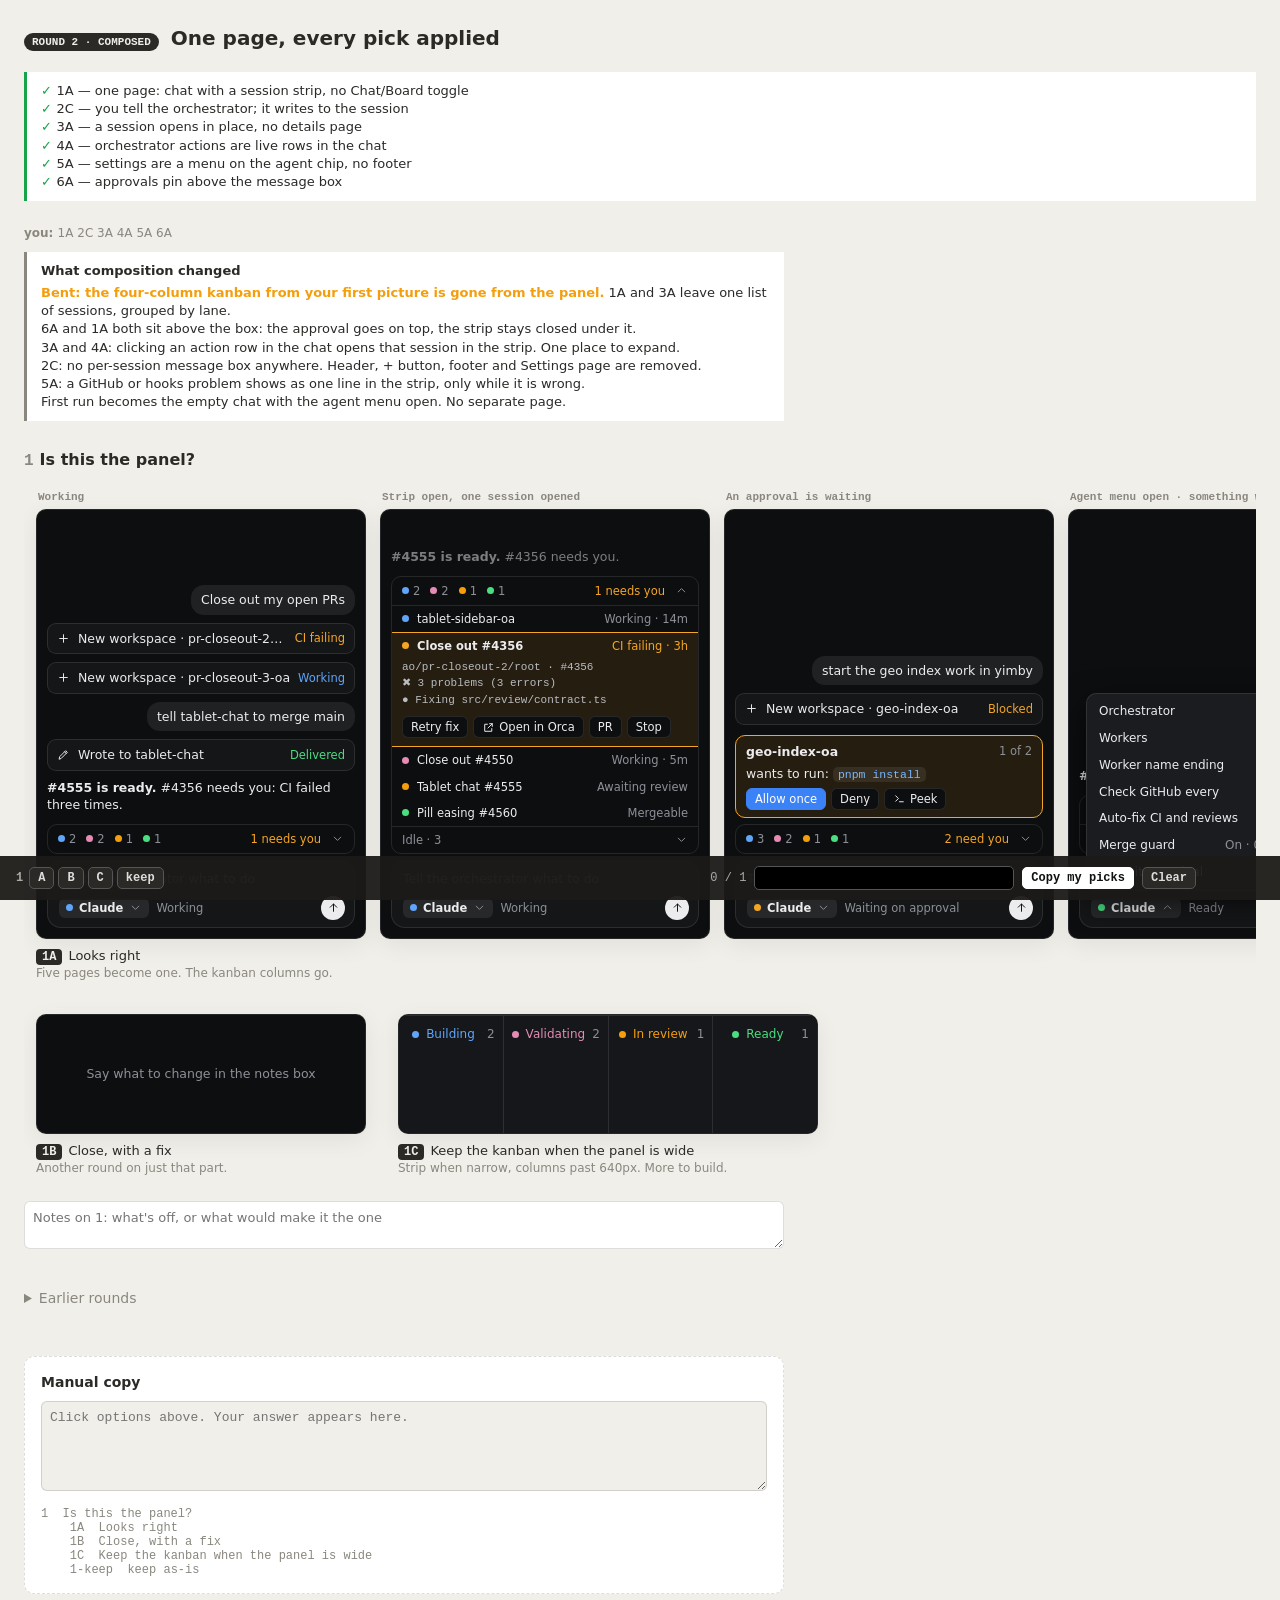
<file: docs/design/orchestration-panel/mockup-smoother.html>
<!DOCTYPE html>
<html lang="en">
<head>
<meta charset="utf-8">
<meta name="viewport" content="width=device-width, initial-scale=1">
<title>Design options: orchestration panel</title>
<style>
:root {
  --app-bg: #0d0e10;
  --app-fg: #ececee;
  --app-muted: #8d9097;
  --app-border: rgba(255,255,255,0.1);
  --app-accent: #3b82f6;
  --app-radius: 10px;
  --app-font: system-ui, -apple-system, sans-serif;

  --doc-bg: #f1efe9;
  --doc-fg: #2b2a27;
  --doc-muted: #8a877f;
  --doc-pick: #16a34a;
  --doc-font: ui-sans-serif, system-ui, -apple-system, sans-serif;
  --doc-mono: ui-monospace, "SF Mono", Menlo, monospace;
  --doc-surface: #ffffff;
  --doc-line: #0002;
  --doc-shadow: #0001;
  color-scheme: light dark;
}
@media (prefers-color-scheme: dark) {
  :root {
    --doc-bg: #161513;
    --doc-fg: #e9e6df;
    --doc-muted: #8f8b82;
    --doc-pick: #22c55e;
    --doc-surface: #211f1c;
    --doc-line: #fff2;
    --doc-shadow: #0006;
  }
}
* { box-sizing: border-box; }
body { margin: 0; padding: 24px 24px 220px; background: var(--doc-bg); color: var(--doc-fg); font: 14px/1.4 var(--doc-font); }
header { display: flex; align-items: baseline; gap: 12px; margin-bottom: 20px; }
header h1 { font-size: 20px; margin: 0; }
.round { font: 600 11px var(--doc-mono); background: var(--doc-fg); color: var(--doc-bg); padding: 3px 8px; border-radius: 99px; }
.ledger { margin: 0 0 24px; padding: 10px 14px; border-left: 3px solid var(--doc-pick); background: var(--doc-surface); font-size: 13px; }
.ledger div::before { content: "\2713  "; color: var(--doc-pick); font-weight: 700; }
.issue { margin: 0 0 40px; }
.issue h2 { font-size: 16px; margin: 0 0 4px; }
.issue h2 .num { font-family: var(--doc-mono); color: var(--doc-muted); margin-right: 6px; }
.said { color: var(--doc-muted); font-size: 12px; margin: 0 0 10px; }
.said::before { content: "you: "; font-weight: 600; }
.view { font-size: 12px; margin: 6px 0 0; color: var(--doc-muted); }
.view::before { content: "my view: "; font-weight: 600; }
.row { display: flex; gap: 16px; overflow-x: auto; padding: 6px 4px 10px; }
.col { flex: 0 0 auto; position: relative; border-radius: 12px; padding: 8px; outline: 2px solid transparent; transition: outline-color .12s; }
.col[data-opt] { cursor: pointer; }
.col[data-opt]:hover { outline-color: var(--doc-line); }
.col.picked { outline: 3px solid var(--doc-pick); background: color-mix(in srgb, var(--doc-pick) 8%, transparent); }
.tick { display: none; position: absolute; top: -8px; right: -8px; width: 24px; height: 24px; border-radius: 50%; background: var(--doc-pick); color: #fff; font: 700 14px/24px var(--doc-font); text-align: center; }
.col.picked .tick { display: block; }
.cap { margin-top: 8px; font-size: 13px; max-width: 360px; }
.cap .pick { font: 700 12px var(--doc-mono); background: var(--doc-fg); color: var(--doc-bg); padding: 1px 6px; border-radius: 4px; margin-right: 6px; }
.cap .cost { display: block; color: var(--doc-muted); font-size: 12px; }
.now .cap .pick { background: var(--doc-muted); }
.screen { background: var(--app-bg); color: var(--app-fg); font-family: var(--app-font); border: 1px solid var(--app-border); border-radius: var(--app-radius); overflow: hidden; box-shadow: 0 6px 24px var(--doc-shadow); }
.phone { width: 393px; min-height: 600px; border-radius: 44px; border: 10px solid #111; }
textarea.notes { display: block; width: 100%; max-width: 760px; min-height: 40px; margin-top: 6px; padding: 8px; font: 13px var(--doc-font); border: 1px solid var(--doc-line); border-radius: 6px; background: var(--doc-surface); color: var(--doc-fg); resize: vertical; }
details.archive { margin: 40px 0; color: var(--doc-muted); }
#manual { margin-top: 48px; padding: 16px; background: var(--doc-surface); border: 1px dashed var(--doc-line); border-radius: 10px; max-width: 760px; }
#manual h3 { margin: 0 0 8px; font-size: 14px; }
#manual textarea { width: 100%; min-height: 90px; font: 13px var(--doc-mono); padding: 8px; border: 1px solid var(--doc-line); border-radius: 6px; background: var(--doc-bg); color: var(--doc-fg); }
#legend { font: 12px var(--doc-mono); color: var(--doc-muted); margin: 10px 0 0; white-space: pre-wrap; user-select: all; }
#bar { position: fixed; left: 0; right: 0; bottom: 0; background: #1c1b19f2; color: #eee; padding: 10px 16px; display: flex; flex-wrap: wrap; gap: 10px 18px; align-items: center; font-size: 12px; z-index: 10; }
#bar .grp { display: flex; gap: 4px; align-items: center; }
#bar .grp b { font-family: var(--doc-mono); color: #aaa; margin-right: 2px; }
#bar button { font: 600 12px var(--doc-mono); border: 1px solid #555; background: #2a2926; color: #ddd; padding: 3px 8px; border-radius: 5px; cursor: pointer; }
#bar button.on { background: var(--doc-pick); border-color: var(--doc-pick); color: #fff; }
#bar .actions { margin-left: auto; display: flex; gap: 8px; align-items: center; }
#bar input#line { width: 260px; font: 12px var(--doc-mono); background: #000; color: #fff; border: 1px solid #555; border-radius: 5px; padding: 4px 6px; }
#bar #copy { background: #fff; color: #111; border-color: #fff; }
#count { font-family: var(--doc-mono); color: #aaa; }
#toast { color: #8f8; min-width: 60px; }
</style>
</head>
<body data-key="design-options:orchestration-smoother:r2">

<style>
.m { width: 330px; height: 430px; display: flex; flex-direction: column; font-size: 12.5px; line-height: 1.4; --ok: #4ade80; --work: #60a5fa; --val: #e58bb5; --rev: #f59e0b; --attn: #f5a524; --chip: rgba(255,255,255,.08); --card: rgba(255,255,255,.035); }
.m.short { height: 300px; }
.m svg { width: 13px; height: 13px; flex: none; fill: none; stroke: currentColor; stroke-width: 1.8; stroke-linecap: round; stroke-linejoin: round; }
.m a { color: inherit; text-decoration: none; cursor: pointer; }
.m-hd { flex: none; display: flex; align-items: center; gap: 8px; padding: 8px 10px; border-bottom: 1px solid var(--app-border); color: var(--app-muted); }
.m-seg { display: inline-flex; background: var(--chip); border-radius: 7px; padding: 2px; }
.m-seg span { padding: 3px 9px; border-radius: 5px; font-size: 12px; display: inline-flex; gap: 5px; align-items: center; }
.m-seg .on { background: var(--app-bg); color: var(--app-fg); }
.m-sp { flex: 1; }
.m-body { flex: 1; min-height: 0; overflow: hidden; display: flex; flex-direction: column; gap: 8px; padding: 10px; }
.m-end { justify-content: flex-end; }
.m-ft { flex: none; display: flex; gap: 12px; align-items: center; padding: 6px 10px; border-top: 1px solid var(--app-border); color: var(--app-muted); font-size: 11.5px; }
.m-dot { display: inline-block; width: 7px; height: 7px; border-radius: 50%; background: var(--app-muted); flex: none; }
.d-work { background: var(--work); } .d-val { background: var(--val); } .d-rev { background: var(--rev); } .d-ok { background: var(--ok); } .d-attn { background: var(--attn); }
.m-me { align-self: flex-end; background: var(--chip); padding: 6px 10px; border-radius: 13px; max-width: 85%; }
.m-or { max-width: 100%; }
.m-or b { font-weight: 650; }
.m-step { color: var(--app-muted); font-size: 12px; display: flex; gap: 7px; align-items: baseline; }
.m code { font: 11.5px ui-monospace, Menlo, monospace; background: var(--chip); color: #7ab7ff; padding: 1px 5px; border-radius: 5px; }
.m-comp { flex: none; margin: 0 10px 10px; border: 1px solid var(--app-border); border-radius: 14px; background: var(--card); padding: 9px 9px 7px 11px; display: flex; flex-direction: column; gap: 8px; position: relative; }
.m-comp .ph { color: var(--app-muted); min-height: 18px; }
.m-comp .typed { min-height: 18px; }
.m-bar { display: flex; align-items: center; gap: 7px; font-size: 11.5px; color: var(--app-muted); }
.m-bar b { color: var(--app-fg); font-weight: 550; }
.m-send { margin-left: auto; width: 24px; height: 24px; border-radius: 50%; background: var(--app-fg); color: var(--app-bg); display: grid; place-items: center; }
.m-card { border: 1px solid var(--app-border); border-radius: 9px; background: var(--card); }
.m-card.attn { border-color: var(--attn); background: rgba(245,158,11,.1); }
.m-card .t { padding: 8px 10px 6px; font-weight: 600; display: flex; gap: 7px; align-items: center; }
.m-card .f { padding: 6px 10px; border-top: 1px solid var(--app-border); display: flex; justify-content: space-between; color: var(--app-muted); font-size: 11.5px; }
.m-card .f .warn { color: var(--attn); } .m-card .f .work { color: var(--work); }
.m-btn { display: inline-flex; align-items: center; gap: 4px; border: 1px solid var(--app-border); border-radius: 6px; padding: 2px 8px; font-size: 11.5px; font-weight: 500; background: var(--app-bg); }
.m-btn.pri { background: var(--app-accent); border-color: var(--app-accent); color: #fff; }
.m-btns { display: flex; gap: 5px; flex-wrap: wrap; }
.m-lane { display: flex; align-items: center; gap: 7px; font-size: 12px; padding: 2px 0; }
.m-lane i { font-style: normal; color: var(--app-muted); margin-left: auto; }
.m-strip { flex: none; margin: 0 10px 6px; border: 1px solid var(--app-border); border-radius: 10px; font-size: 11.5px; overflow: hidden; }
.m-strip .sum { display: flex; align-items: center; gap: 10px; padding: 6px 10px; color: var(--app-muted); }
.m-strip .sum span { display: inline-flex; align-items: center; gap: 4px; }
.m-strip .need { color: var(--attn); margin-left: auto; }
.m-rows { display: none; border-top: 1px solid var(--app-border); }
.open > .m-rows { display: block; }
.m-row { display: flex; align-items: center; gap: 8px; padding: 5px 10px; }
.m-row .n { flex: 1; min-width: 0; white-space: nowrap; overflow: hidden; text-overflow: ellipsis; }
.m-row .s { color: var(--app-muted); font-size: 11.5px; flex: none; }
.m-row .s.warn { color: var(--attn); }
.m-sheet { flex: none; border-top: 1px solid var(--app-border); border-radius: 14px 14px 0 0; background: #15171a; padding: 6px 10px 10px; display: flex; flex-direction: column; gap: 7px; box-shadow: 0 -10px 30px #0008; }
.m-grab { width: 34px; height: 4px; border-radius: 4px; background: var(--chip); align-self: center; }
.m-pop { position: absolute; left: 6px; bottom: 34px; width: 230px; border: 1px solid var(--app-border); border-radius: 10px; background: #1a1c20; box-shadow: 0 10px 30px #000a; padding: 4px; font-size: 12px; display: none; z-index: 2; }
.open > .m-pop, .m-pop.show { display: block; }
.m-pop div { display: flex; justify-content: space-between; gap: 8px; padding: 5px 8px; border-radius: 6px; }
.m-pop div.hi { background: var(--chip); }
.m-pop i { font-style: normal; color: var(--app-muted); }
.m-to { display: inline-flex; align-items: center; gap: 5px; align-self: flex-start; background: rgba(96,165,250,.14); color: #9cc6ff; padding: 2px 8px; border-radius: 6px; font-size: 11.5px; }
.m-act { display: flex; align-items: center; gap: 8px; border: 1px solid var(--app-border); border-radius: 9px; padding: 6px 9px; background: var(--card); }
.m-act .n { flex: 1; min-width: 0; white-space: nowrap; overflow: hidden; text-overflow: ellipsis; }
.m-act .s { font-size: 11.5px; color: var(--app-muted); flex: none; }
.m-act .s.work { color: var(--work); } .m-act .s.ok { color: var(--ok); }
.m-term { font: 11px/1.5 ui-monospace, Menlo, monospace; color: #b9bcc2; padding: 6px 10px; border-top: 1px solid var(--app-border); white-space: pre; overflow: hidden; }
.m-tabs { display: flex; gap: 14px; padding: 0 10px; border-bottom: 1px solid var(--app-border); color: var(--app-muted); }
.m-tabs span { padding: 7px 0; } .m-tabs .on { color: var(--app-fg); box-shadow: inset 0 -2px var(--app-fg); }
.m-pin { flex: none; margin: 0 10px 6px; border: 1px solid var(--attn); background: rgba(245,158,11,.1); border-radius: 10px; padding: 7px 10px; display: flex; flex-direction: column; gap: 5px; }
.m-pin .h { display: flex; justify-content: space-between; } .m-pin .h i { font-style: normal; color: var(--app-muted); font-size: 11.5px; }
.m-muted { color: var(--app-muted); }
.m-steps { font: 600 11px var(--doc-mono); color: var(--doc-muted); margin: 0 0 6px 2px; }
.why { margin: 0 0 28px; padding: 10px 14px; border-left: 3px solid var(--doc-muted); background: var(--doc-surface); font-size: 13px; max-width: 760px; }
.why b { display: block; margin-bottom: 4px; }
.why code { font: 12px var(--doc-mono); color: var(--doc-muted); }
</style>

<svg width="0" height="0" style="position:absolute" aria-hidden="true">
  <symbol id="s-chat" viewBox="0 0 24 24"><path d="M4 5h16v11H9l-5 4z"/></symbol>
  <symbol id="s-grid" viewBox="0 0 24 24"><rect x="4" y="4" width="6" height="6" rx="1.5"/><rect x="14" y="4" width="6" height="6" rx="1.5"/><rect x="4" y="14" width="6" height="6" rx="1.5"/><rect x="14" y="14" width="6" height="6" rx="1.5"/></symbol>
  <symbol id="s-plus" viewBox="0 0 24 24"><path d="M12 5v14M5 12h14"/></symbol>
  <symbol id="s-gear" viewBox="0 0 24 24"><circle cx="12" cy="12" r="3"/><path d="M12 3v3M12 18v3M3 12h3M18 12h3M5.6 5.6l2.1 2.1M16.3 16.3l2.1 2.1M5.6 18.4l2.1-2.1M16.3 7.7l2.1-2.1"/></symbol>
  <symbol id="s-up" viewBox="0 0 24 24"><path d="M12 19V5.5M6 11.5l6-6 6 6"/></symbol>
  <symbol id="s-back" viewBox="0 0 24 24"><path d="M12 19l-7-7 7-7M19 12H5"/></symbol>
  <symbol id="s-ext" viewBox="0 0 24 24"><path d="M14 5h5v5M19 5l-8 8M18 14v5H5V6h5"/></symbol>
  <symbol id="s-chev" viewBox="0 0 24 24"><path d="M6 9.5l6 6 6-6"/></symbol>
  <symbol id="s-shield" viewBox="0 0 24 24"><path d="M12 3l7 3v6c0 4.5-3 7.5-7 9-4-1.5-7-4.5-7-9V6z"/></symbol>
  <symbol id="s-pen" viewBox="0 0 24 24"><path d="M4 20l1-4L16 5l3 3L8 19zM14 7l3 3"/></symbol>
  <symbol id="s-x" viewBox="0 0 24 24"><path d="M6 6l12 12M18 6L6 18"/></symbol>
  <symbol id="s-term" viewBox="0 0 24 24"><path d="M5 7l5 5-5 5M12 18h7"/></symbol>
</svg>

<header>
  <span class="round">ROUND 2 · COMPOSED</span>
  <h1>One page, every pick applied</h1>
</header>

<div class="ledger">
  <div>1A — one page: chat with a session strip, no Chat/Board toggle</div>
  <div>2C — you tell the orchestrator; it writes to the session</div>
  <div>3A — a session opens in place, no details page</div>
  <div>4A — orchestrator actions are live rows in the chat</div>
  <div>5A — settings are a menu on the agent chip, no footer</div>
  <div>6A — approvals pin above the message box</div>
</div>

<p class="said">1A  2C  3A  4A  5A  6A</p>

<div class="why">
  <b>What composition changed</b>
  <span style="color:#f59e0b;font-weight:600">Bent: the four-column kanban from your first picture is gone from the panel.</span> 1A and 3A leave one list of sessions, grouped by lane.<br>
  6A and 1A both sit above the box: the approval goes on top, the strip stays closed under it.<br>
  3A and 4A: clicking an action row in the chat opens that session in the strip. One place to expand.<br>
  2C: no per-session message box anywhere. Header, + button, footer and Settings page are removed.<br>
  5A: a GitHub or hooks problem shows as one line in the strip, only while it is wrong.<br>
  First run becomes the empty chat with the agent menu open. No separate page.
</div>

<section class="issue" data-issue="1">
  <h2><span class="num">1</span>Is this the panel?</h2>
  <div class="row">
    <div class="col">
      <div style="display:flex;gap:14px">
        <div>
          <div class="m-steps">Working</div>
          <div class="screen m">
            <div class="m-body m-end">
              <div class="m-me">Close out my open PRs</div>
              <div class="m-act"><svg><use href="#s-plus"/></svg><span class="n">New workspace · pr-closeout-2-oa</span><span class="s" style="color:var(--attn)">CI failing</span></div>
              <div class="m-act"><svg><use href="#s-plus"/></svg><span class="n">New workspace · pr-closeout-3-oa</span><span class="s work">Working</span></div>
              <div class="m-me">tell tablet-chat to merge main</div>
              <div class="m-act"><svg><use href="#s-pen"/></svg><span class="n">Wrote to tablet-chat</span><span class="s ok">Delivered</span></div>
              <div class="m-or"><b>#4555 is ready.</b> #4356 needs you: CI failed three times.</div>
            </div>
            <div class="m-strip"><div class="sum"><span><i class="m-dot d-work"></i>2</span><span><i class="m-dot d-val"></i>2</span><span><i class="m-dot d-rev"></i>1</span><span><i class="m-dot d-ok"></i>1</span><span class="need">1 needs you</span><svg><use href="#s-chev"/></svg></div></div>
            <div class="m-comp"><div class="ph">Tell the orchestrator what to do</div><div class="m-bar"><span style="display:inline-flex;gap:6px;align-items:center;background:var(--chip);padding:2px 7px;border-radius:6px"><i class="m-dot d-work"></i><b>Claude</b><svg><use href="#s-chev"/></svg></span>Working<span class="m-send"><svg><use href="#s-up"/></svg></span></div></div>
          </div>
        </div>
        <div>
          <div class="m-steps">Strip open, one session opened</div>
          <div class="screen m">
            <div class="m-body m-end" style="opacity:.5">
              <div class="m-or"><b>#4555 is ready.</b> #4356 needs you.</div>
            </div>
            <div class="m-strip open">
              <div class="sum"><span><i class="m-dot d-work"></i>2</span><span><i class="m-dot d-val"></i>2</span><span><i class="m-dot d-rev"></i>1</span><span><i class="m-dot d-ok"></i>1</span><span class="need">1 needs you</span><svg style="transform:rotate(180deg)"><use href="#s-chev"/></svg></div>
              <div class="m-rows">
                <div class="m-row"><i class="m-dot d-work"></i><span class="n">tablet-sidebar-oa</span><span class="s">Working · 14m</span></div>
                <div style="background:rgba(245,158,11,.1);border-top:1px solid var(--attn);border-bottom:1px solid var(--attn)">
                  <div class="m-row"><i class="m-dot d-attn"></i><span class="n"><b>Close out #4356</b></span><span class="s warn">CI failing · 3h</span></div>
                  <div class="m-term" style="border:0;padding-top:0">ao/pr-closeout-2/root · #4356
✖ 3 problems (3 errors)
● Fixing src/review/contract.ts</div>
                  <div class="m-btns" style="padding:2px 10px 8px"><span class="m-btn">Retry fix</span><span class="m-btn"><svg><use href="#s-ext"/></svg>Open in Orca</span><span class="m-btn">PR</span><span class="m-btn">Stop</span></div>
                </div>
                <div class="m-row"><i class="m-dot d-val"></i><span class="n">Close out #4550</span><span class="s">Working · 5m</span></div>
                <div class="m-row"><i class="m-dot d-rev"></i><span class="n">Tablet chat #4555</span><span class="s">Awaiting review</span></div>
                <div class="m-row"><i class="m-dot d-ok"></i><span class="n">Pill easing #4560</span><span class="s">Mergeable</span></div>
                <div class="m-row m-muted" style="border-top:1px solid var(--app-border)"><span class="n">Idle · 3</span><svg><use href="#s-chev"/></svg></div>
              </div>
            </div>
            <div class="m-comp"><div class="ph">Tell the orchestrator what to do</div><div class="m-bar"><span style="display:inline-flex;gap:6px;align-items:center;background:var(--chip);padding:2px 7px;border-radius:6px"><i class="m-dot d-work"></i><b>Claude</b><svg><use href="#s-chev"/></svg></span>Working<span class="m-send"><svg><use href="#s-up"/></svg></span></div></div>
          </div>
        </div>
        <div>
          <div class="m-steps">An approval is waiting</div>
          <div class="screen m">
            <div class="m-body m-end">
              <div class="m-me">start the geo index work in yimby</div>
              <div class="m-act"><svg><use href="#s-plus"/></svg><span class="n">New workspace · geo-index-oa</span><span class="s" style="color:var(--attn)">Blocked</span></div>
            </div>
            <div class="m-pin"><div class="h"><b>geo-index-oa</b><i>1 of 2</i></div><div>wants to run: <code>pnpm install</code></div><div class="m-btns"><span class="m-btn pri">Allow once</span><span class="m-btn">Deny</span><span class="m-btn"><svg><use href="#s-term"/></svg>Peek</span></div></div>
            <div class="m-strip"><div class="sum"><span><i class="m-dot d-work"></i>3</span><span><i class="m-dot d-val"></i>2</span><span><i class="m-dot d-rev"></i>1</span><span><i class="m-dot d-ok"></i>1</span><span class="need">2 need you</span><svg><use href="#s-chev"/></svg></div></div>
            <div class="m-comp"><div class="ph">Tell the orchestrator what to do</div><div class="m-bar"><span style="display:inline-flex;gap:6px;align-items:center;background:var(--chip);padding:2px 7px;border-radius:6px"><i class="m-dot d-attn"></i><b>Claude</b><svg><use href="#s-chev"/></svg></span>Waiting on approval<span class="m-send"><svg><use href="#s-up"/></svg></span></div></div>
          </div>
        </div>
        <div>
          <div class="m-steps">Agent menu open · something wrong</div>
          <div class="screen m">
            <div class="m-body m-end">
              <div class="m-or"><b>#4555 is ready.</b> #4356 needs you.</div>
            </div>
            <div class="m-strip"><div class="sum" style="color:var(--attn);border-bottom:1px solid var(--app-border)">gh is not signed in · PR status is paused</div><div class="sum"><span><i class="m-dot d-work"></i>2</span><span><i class="m-dot d-val"></i>2</span><span><i class="m-dot d-rev"></i>1</span><span><i class="m-dot d-ok"></i>1</span><span class="m-sp"></span><svg><use href="#s-chev"/></svg></div></div>
            <div class="m-comp">
              <div class="m-pop show" style="bottom:36px"><div><span>Orchestrator</span><i>Claude</i></div><div><span>Workers</span><i>Codex</i></div><div><span>Worker name ending</span><i>-oa</i></div><div><span>Check GitHub every</span><i>60s</i></div><div><span>Auto-fix CI and reviews</span><i>On</i></div><div><span>Merge guard</span><i>On · 0 blocks</i></div><div><span>Open its terminal</span><i>↗</i></div></div>
              <div class="ph">Tell the orchestrator what to do</div>
              <div class="m-bar"><span style="display:inline-flex;gap:6px;align-items:center;background:var(--chip);padding:2px 7px;border-radius:6px"><i class="m-dot d-ok"></i><b>Claude</b><svg style="transform:rotate(180deg)"><use href="#s-chev"/></svg></span>Ready<span class="m-send"><svg><use href="#s-up"/></svg></span></div>
            </div>
          </div>
        </div>
        <div>
          <div class="m-steps">Empty · first run</div>
          <div class="screen m">
            <div class="m-body" style="justify-content:center;align-items:center;gap:10px;color:var(--app-muted)">
              <div style="color:var(--app-fg);font-size:14px">What should I take on?</div>
              <span class="m-btn">Close out my open PRs</span>
              <span class="m-btn">What needs me right now?</span>
              <span class="m-btn">Start a task in a new workspace</span>
            </div>
            <div class="m-comp">
              <div class="m-pop show" style="bottom:36px"><div class="m-muted" style="font-size:11.5px">Pick your orchestrator</div><div class="hi"><span>Claude</span><i>claude</i></div><div><span>Codex</span><i>codex</i></div><div class="m-muted"><span>Grok</span><i>not installed</i></div></div>
              <div class="ph">Tell the orchestrator what to do</div>
              <div class="m-bar"><span style="display:inline-flex;gap:6px;align-items:center;background:var(--chip);padding:2px 7px;border-radius:6px"><i class="m-dot"></i><b>Pick an agent</b><svg style="transform:rotate(180deg)"><use href="#s-chev"/></svg></span><span class="m-send" style="opacity:.4"><svg><use href="#s-up"/></svg></span></div>
            </div>
          </div>
        </div>
      </div>
      <div class="cap" style="max-width:none"><span class="pick">1A</span>Looks right<span class="cost">Five pages become one. The kanban columns go.</span></div>
    </div>
  </div>
  <div class="row">
    <div class="col">
      <div class="screen m short" style="height:120px"><div class="m-body" style="justify-content:center;align-items:center;color:var(--app-muted)">Say what to change in the notes box</div></div>
      <div class="cap"><span class="pick">1B</span>Close, with a fix<span class="cost">Another round on just that part.</span></div>
    </div>
    <div class="col">
      <div class="screen m short" style="height:120px;width:420px">
        <div class="m-sheet" style="border-radius:0;box-shadow:none;flex:1;flex-direction:row;gap:0;padding:0">
          <div style="flex:1;border-right:1px solid var(--app-border);padding:8px"><div class="m-lane"><i class="m-dot d-work"></i><span style="color:var(--work)">Building</span><i>2</i></div></div>
          <div style="flex:1;border-right:1px solid var(--app-border);padding:8px"><div class="m-lane"><i class="m-dot d-val"></i><span style="color:var(--val)">Validating</span><i>2</i></div></div>
          <div style="flex:1;border-right:1px solid var(--app-border);padding:8px"><div class="m-lane"><i class="m-dot d-rev"></i><span style="color:var(--rev)">In review</span><i>1</i></div></div>
          <div style="flex:1;padding:8px"><div class="m-lane"><i class="m-dot d-ok"></i><span style="color:var(--ok)">Ready</span><i>1</i></div></div>
        </div>
      </div>
      <div class="cap"><span class="pick">1C</span>Keep the kanban when the panel is wide<span class="cost">Strip when narrow, columns past 640px. More to build.</span></div>
    </div>
  </div>
</section>

<details class="archive">
  <summary>Earlier rounds</summary>
  <p>Round 1: six questions (pages, messaging a session, clicking a session, orchestrator actions, settings, approvals). Answer: 1A 2C 3A 4A 5A 6A.</p>
</details>

<section id="manual">
  <h3>Manual copy</h3>
  <textarea id="answer" readonly placeholder="Click options above. Your answer appears here."></textarea>
  <div id="legend"></div>
</section>

<div id="bar">
  <div id="groups" style="display:flex;flex-wrap:wrap;gap:10px 18px"></div>
  <div class="actions">
    <span id="count"></span>
    <input id="line" readonly aria-label="Answer line">
    <button id="copy">Copy my picks</button>
    <button id="clear">Clear</button>
    <span id="toast"></span>
  </div>
</div>

<script>
(function () {
  var KEY = document.body.dataset.key || location.pathname;
  var state = { picks: {}, notes: {} };
  try {
    var saved = JSON.parse(localStorage.getItem(KEY) || "{}");
    state.picks = saved.picks || {};
    state.notes = saved.notes || {};
  } catch (e) {}

  function save() { try { localStorage.setItem(KEY, JSON.stringify(state)); } catch (e) {} }
  function issueOf(code) { var m = /^(\d+)/.exec(code); return m ? m[1] : code; }

  var issues = [];
  var options = {};
  var labels = {};
  var cards = {};

  document.querySelectorAll(".issue").forEach(function (sec) {
    var id = sec.dataset.issue;
    var title = sec.querySelector("h2");
    labels[id] = title ? title.textContent.replace(/^\s*\d+\s*/, "").trim() : id;
    issues.push(id);
    options[id] = [];

    sec.querySelectorAll(".col").forEach(function (col) {
      var chip = col.querySelector(".cap .pick");
      if (!chip) return;
      var code = chip.textContent.trim();
      if (!/^\d+[A-Za-z]/.test(code)) return;
      var name = (chip.nextSibling && chip.nextSibling.textContent || "").trim();
      col.dataset.opt = code;
      var tick = document.createElement("span");
      tick.className = "tick";
      tick.textContent = "✓";
      col.appendChild(tick);
      col.addEventListener("click", function (ev) {
        if (ev.target.closest("textarea, input, a, select")) return;
        choose(code);
      });
      cards[code] = col;
      options[id].push({ code: code, name: name });
    });

    if (sec.dataset.keep !== "drawn") options[id].push({ code: id + "-keep", name: "keep as-is" });

    var ta = document.createElement("textarea");
    ta.className = "notes";
    ta.dataset.issue = id;
    ta.placeholder = "Notes on " + id + ": what's off, or what would make it the one";
    ta.value = state.notes[id] || "";
    ta.addEventListener("input", function () {
      if (ta.value.trim()) state.notes[id] = ta.value; else delete state.notes[id];
      save();
      render();
    });
    sec.appendChild(ta);
  });

  var groups = document.getElementById("groups");
  issues.forEach(function (id) {
    var g = document.createElement("div");
    g.className = "grp";
    var b = document.createElement("b");
    b.textContent = id;
    g.appendChild(b);
    options[id].forEach(function (o) {
      var btn = document.createElement("button");
      btn.dataset.code = o.code;
      btn.title = o.name;
      btn.textContent = /-keep$/.test(o.code) ? "keep" : o.code.slice(id.length);
      btn.addEventListener("click", function () {
        choose(o.code);
        if (cards[o.code]) cards[o.code].scrollIntoView({ behavior: "smooth", block: "center", inline: "center" });
      });
      g.appendChild(btn);
    });
    groups.appendChild(g);
  });

  document.getElementById("legend").textContent = issues.map(function (id) {
    return id + "  " + labels[id] + "\n" + options[id].map(function (o) {
      return "    " + o.code + "  " + o.name;
    }).join("\n");
  }).join("\n");

  function choose(code) {
    var id = issueOf(code);
    if (state.picks[id] === code) delete state.picks[id]; else state.picks[id] = code;
    save();
    render();
  }

  function answerLine() {
    return issues.filter(function (id) { return state.picks[id]; })
      .map(function (id) { return state.picks[id]; }).join("  ");
  }

  function fullAnswer() {
    var out = answerLine();
    var notes = issues.filter(function (id) { return state.notes[id] && state.notes[id].trim(); })
      .map(function (id) { return id + " (" + labels[id] + "): " + state.notes[id].trim().replace(/\s*\n\s*/g, " / "); });
    if (notes.length) out += "\n\n" + notes.join("\n");
    return out;
  }

  function render() {
    Object.keys(cards).forEach(function (code) {
      cards[code].classList.toggle("picked", state.picks[issueOf(code)] === code);
    });
    document.querySelectorAll("#groups button").forEach(function (btn) {
      btn.classList.toggle("on", state.picks[issueOf(btn.dataset.code)] === btn.dataset.code);
    });
    var n = issues.filter(function (id) { return state.picks[id]; }).length;
    document.getElementById("count").textContent = n + " / " + issues.length;
    document.getElementById("line").value = answerLine();
    document.getElementById("answer").value = fullAnswer();
  }

  function flash(msg) {
    var t = document.getElementById("toast");
    t.textContent = msg;
    setTimeout(function () { t.textContent = ""; }, 2500);
  }

  function fallbackCopy() {
    var ta = document.getElementById("answer");
    ta.focus();
    ta.select();
    var ok = false;
    try { ok = document.execCommand("copy"); } catch (e) {}
    if (ok) flash("copied");
    else { ta.scrollIntoView({ block: "center" }); flash("press ⌘C"); }
  }

  document.getElementById("copy").addEventListener("click", function () {
    var text = fullAnswer();
    if (!text) { flash("nothing picked"); return; }
    if (navigator.clipboard && navigator.clipboard.writeText) {
      navigator.clipboard.writeText(text).then(function () { flash("copied"); }, fallbackCopy);
    } else fallbackCopy();
  });

  document.getElementById("clear").addEventListener("click", function () {
    state = { picks: {}, notes: {} };
    document.querySelectorAll("textarea.notes").forEach(function (ta) { ta.value = ""; });
    save();
    render();
  });

  ["line", "answer"].forEach(function (id) {
    document.getElementById(id).addEventListener("focus", function (ev) { ev.target.select(); });
  });

  render();
})();
</script>
</body>
</html>
</file>
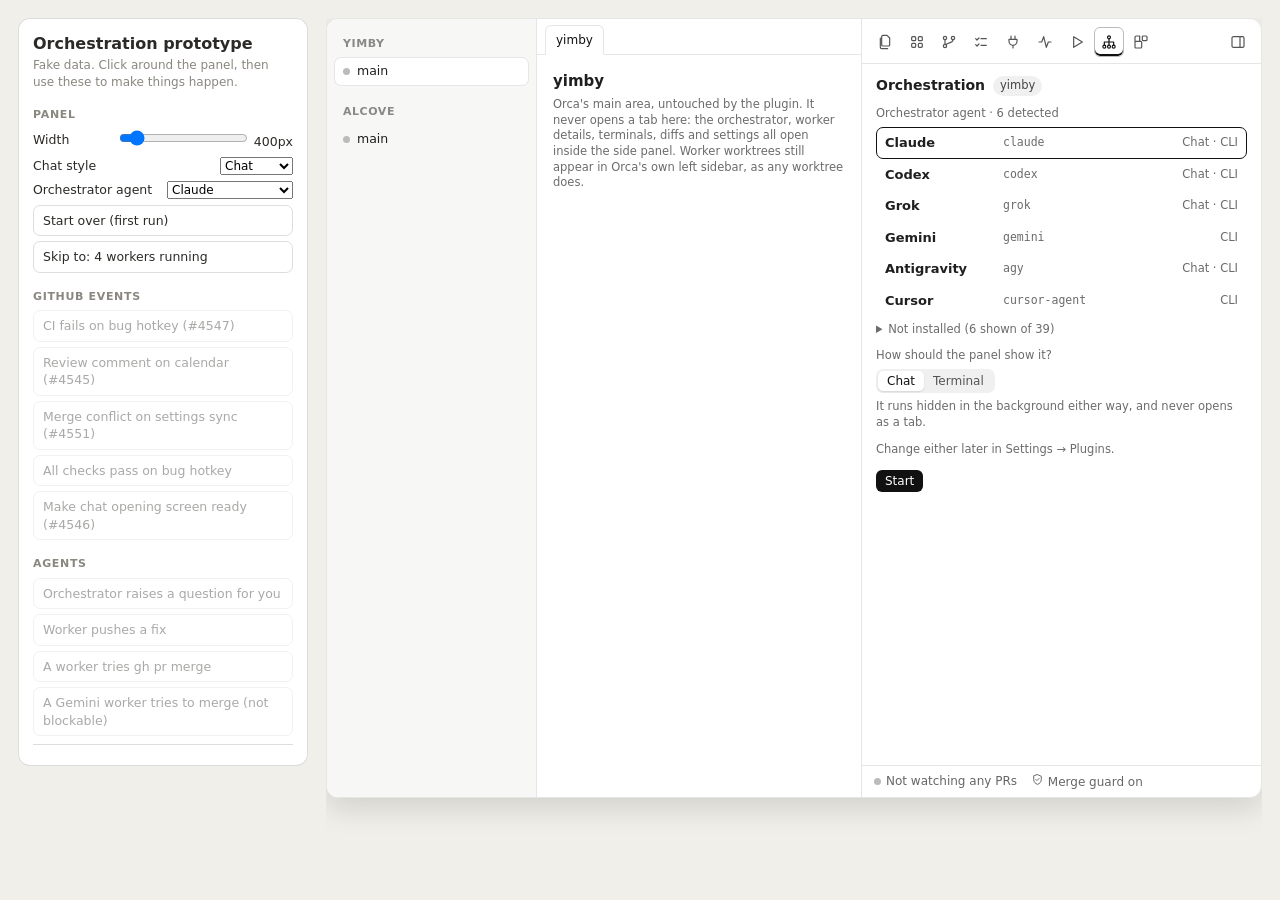
<file: docs/design/orchestration-panel/prototype.html>
<!doctype html>
<html lang="en">
<head>
<meta charset="utf-8">
<meta name="viewport" content="width=device-width, initial-scale=1">
<title>Orchestration Prototype</title>
<style>
:root {
  --doc-bg: #f1efe9; --doc-fg: #2b2a27; --doc-muted: #8a877f; --doc-surface: #ffffff; --doc-line: #0002; --doc-accent: #16a34a;
  --bg: #ffffff; --fg: #1f1f1f; --muted: #6b6b6b; --border: #e6e6e6; --side: #f7f7f6;
  --ok: #1a7f37; --warn: #b45309; --bad: #cf222e; --info: #2563eb;
  --hover: rgba(0,0,0,0.05); --chip: rgba(0,0,0,0.06); --track: rgba(0,0,0,0.12);
  color-scheme: light dark;
}
@media (prefers-color-scheme: dark) {
  :root:not([data-theme="light"]) { --doc-bg: #161513; --doc-fg: #e9e6df; --doc-muted: #8f8b82; --doc-surface: #211f1c; --doc-line: #fff2; }
}
* { box-sizing: border-box; }
body { margin: 0; background: var(--doc-bg); color: var(--doc-fg); font: 14px/1.4 ui-sans-serif, system-ui, -apple-system, sans-serif; }
.page { display: grid; grid-template-columns: 290px 1fr; gap: 18px; padding: 18px; min-height: 100vh; }
.ctl { background: var(--doc-surface); border: 1px solid var(--doc-line); border-radius: 12px; padding: 14px; align-self: start; position: sticky; top: 18px; max-height: calc(100vh - 36px); overflow: auto; }
.ctl h1 { font-size: 16px; margin: 0 0 2px; }
.ctl .sub { color: var(--doc-muted); font-size: 12px; margin: 0 0 12px; }
.ctl h2 { font-size: 11px; letter-spacing: .06em; text-transform: uppercase; color: var(--doc-muted); margin: 16px 0 6px; }
.ctl button { display: block; width: 100%; text-align: left; margin: 0 0 5px; padding: 6px 9px; border-radius: 7px; border: 1px solid var(--doc-line); background: transparent; color: inherit; font: inherit; font-size: 12.5px; cursor: pointer; }
.ctl button:hover { background: color-mix(in srgb, var(--doc-fg) 7%, transparent); }
.ctl button:disabled { opacity: .4; cursor: default; }
.ctl label { display: flex; justify-content: space-between; align-items: center; font-size: 12.5px; margin: 0 0 6px; gap: 8px; }
.ctl select, .ctl input[type=range] { font: inherit; font-size: 12px; }
.ctl .log { font: 11px/1.45 ui-monospace, Menlo, monospace; color: var(--doc-muted); white-space: pre-wrap; max-height: 180px; overflow: auto; border-top: 1px solid var(--doc-line); padding-top: 6px; margin-top: 8px; }
.stage { overflow-x: auto; }
.win { display: flex; height: 780px; min-width: 900px; background: var(--bg); color: var(--fg); border: 1px solid var(--border); border-radius: 12px; overflow: hidden; box-shadow: 0 10px 30px #0002; font: 13px/1.35 system-ui, -apple-system, sans-serif; }
.win svg { width: 16px; height: 16px; fill: none; stroke: currentColor; stroke-width: 1.8; stroke-linecap: round; stroke-linejoin: round; flex: 0 0 auto; }
.lnav { width: 210px; background: var(--side); border-right: 1px solid var(--border); padding: 10px 8px; display: flex; flex-direction: column; gap: 2px; font-size: 12.5px; }
.lnav .proj { font-size: 11px; font-weight: 650; color: #888; text-transform: uppercase; letter-spacing: .05em; padding: 8px 8px 4px; }
.lnav .ws { padding: 5px 8px; border-radius: 6px; display: flex; gap: 7px; align-items: center; cursor: pointer; white-space: nowrap; overflow: hidden; text-overflow: ellipsis; }
.lnav .ws:hover { background: var(--hover); }
.lnav .ws.on { background: #fff; box-shadow: 0 0 0 1px var(--border); }
.lnav .ws .d { width: 7px; height: 7px; border-radius: 50%; flex: 0 0 auto; }
.main { flex: 1; min-width: 260px; display: flex; flex-direction: column; }
.tabbar { display: flex; gap: 2px; padding: 6px 8px 0; border-bottom: 1px solid var(--border); font-size: 12px; min-height: 35px; }
.tabbar span { white-space: nowrap; padding: 6px 10px; border-radius: 6px 6px 0 0; color: #777; display: inline-flex; gap: 5px; align-items: center; cursor: pointer; }
.tabbar span.on { background: #fff; color: #111; border: 1px solid var(--border); border-bottom-color: #fff; margin-bottom: -1px; }
.mbody { flex: 1; overflow: auto; padding: 16px; }
.right { border-left: 1px solid var(--border); display: flex; flex-direction: column; position: relative; container-type: inline-size; }
.tabs { display: flex; align-items: center; gap: 2px; padding: 8px 8px 6px; border-bottom: 1px solid var(--border); color: #555; }
.tabs .t { width: 30px; height: 30px; display: grid; place-items: center; border-radius: 6px; }
.tabs .t.on { border: 1.5px solid #bbb; color: #111; box-shadow: inset 0 -2px 0 #111; }
.sp { flex: 1; }
.pbody { flex: 1; overflow: auto; display: flex; flex-direction: column; min-height: 0; }
.hd { display: flex; align-items: center; gap: 8px; padding: 12px 14px 8px; }
.ttl { font-weight: 650; font-size: 14px; }
.pill { display: inline-flex; align-items: center; gap: 4px; padding: 2px 7px; border-radius: 99px; background: var(--chip); font-size: 11.5px; color: #444; white-space: nowrap; }
.seg { display: inline-flex; background: var(--chip); border-radius: 7px; padding: 2px; }
.seg button { padding: 3px 9px; border-radius: 5px; font-size: 12px; color: #555; cursor: pointer; display: inline-flex; gap: 5px; align-items: center; border: 0; background: transparent; font-family: inherit; }
.seg button.on { background: #fff; color: #111; box-shadow: 0 1px 2px rgba(0,0,0,.12); }
.redot { width: 6px; height: 6px; border-radius: 50%; background: var(--bad); display: inline-block; }
.btn { display: inline-flex; align-items: center; gap: 5px; padding: 4px 9px; border-radius: 6px; background: var(--chip); font-size: 12px; color: #222; cursor: pointer; border: 0; font-family: inherit; }
.btn:hover { background: rgba(0,0,0,.1); }
.btn.pri { background: #111; color: #fff; }
.btn.ghost { background: transparent; border: 1px solid var(--track); }
.btn.danger { background: var(--bad); color: #fff; }
.ib { width: 26px; height: 26px; display: grid; place-items: center; border-radius: 6px; color: #555; cursor: pointer; border: 0; background: transparent; }
.ib:hover { background: var(--hover); }
.muted { color: var(--muted); } .small { font-size: 11.5px; }
.compose { margin: 6px 12px 10px; border: 1px solid var(--track); border-radius: 10px; padding: 8px 10px; }
.compose textarea { width: 100%; border: 0; outline: none; resize: none; font: inherit; color: inherit; background: transparent; min-height: 36px; }
.compose .bar2 { display: flex; align-items: center; gap: 6px; margin-top: 4px; }
.grp-h { padding: 10px 14px 4px; font-size: 11px; font-weight: 650; letter-spacing: .04em; text-transform: uppercase; color: #8a8a8a; display: flex; gap: 6px; align-items: center; }
.n { background: var(--chip); border-radius: 99px; padding: 0 6px; font-weight: 600; letter-spacing: 0; }
.item { display: flex; gap: 9px; padding: 7px 10px 7px 14px; align-items: flex-start; cursor: pointer; position: relative; }
.item:hover { background: var(--hover); }
.dot { width: 8px; height: 8px; border-radius: 50%; margin-top: 5px; flex: 0 0 auto; }
.mainc { flex: 1; min-width: 0; }
.l1 { display: flex; gap: 6px; align-items: baseline; }
.name { font-weight: 560; white-space: nowrap; overflow: hidden; text-overflow: ellipsis; }
.num { color: #888; font-size: 12px; }
.l2 { color: var(--muted); font-size: 12px; margin-top: 1px; }
.rt { font-size: 11.5px; color: #888; white-space: nowrap; }
.tag { font-size: 10.5px; padding: 0 5px; border-radius: 4px; background: var(--chip); color: #555; margin-left: 4px; }
.bg-bad { background: var(--bad); } .bg-ok { background: var(--ok); } .bg-warn { background: var(--warn); } .bg-info { background: var(--info); } .bg-mute { background: #bbb; }
.c-bad { color: var(--bad); } .c-ok { color: var(--ok); } .c-warn { color: var(--warn); }
.foot { border-top: 1px solid var(--border); padding: 7px 12px; display: flex; gap: 14px; color: #666; font-size: 12px; align-items: center; flex-wrap: wrap; }
.foot .d { width: 7px; height: 7px; border-radius: 50%; display: inline-block; margin-right: 5px; }
.guard { margin: 8px 12px; padding: 8px 10px; border-radius: 8px; background: color-mix(in srgb, var(--bad) 8%, transparent); color: #7a1d1d; font-size: 12px; display: flex; gap: 8px; align-items: center; }
.guard.att { background: color-mix(in srgb, var(--warn) 10%, transparent); color: #6b3b00; }
.card { border: 1px solid var(--border); border-radius: 10px; padding: 10px 11px; }
.term { margin: 0 12px 8px; background: #111; color: #d6d6d6; border-radius: 8px; padding: 10px; font: 11.5px/1.5 ui-monospace, Menlo, monospace; flex: 1; overflow: auto; min-height: 120px; }
.term .g { color: #7ee787; } .term .y { color: #e3b341; } .term .c { color: #79c0ff; } .term .m { color: #8b949e; } .term .r { color: #ff7b72; }
.menu { position: absolute; right: 8px; top: 30px; background: #fff; border: 1px solid var(--border); border-radius: 8px; box-shadow: 0 10px 28px rgba(0,0,0,.18); z-index: 5; min-width: 170px; padding: 4px; }
.menu button { display: flex; gap: 8px; width: 100%; text-align: left; padding: 6px 8px; border: 0; background: transparent; font: inherit; font-size: 12.5px; border-radius: 5px; cursor: pointer; color: #222; align-items: center; }
.menu button:hover { background: var(--hover); }
.menu hr { border: 0; border-top: 1px solid var(--border); margin: 4px 0; }
.kb { display: grid; grid-template-columns: repeat(4, minmax(0,1fr)); gap: 8px; padding: 4px 12px 10px; }
.kc { background: rgba(0,0,0,0.03); border-radius: 8px; padding: 6px; display: flex; flex-direction: column; gap: 6px; min-height: 260px; }
.kh { font-size: 11px; font-weight: 650; letter-spacing: .04em; text-transform: uppercase; color: #8a8a8a; padding: 2px 4px; display: flex; gap: 6px; align-items: center; }
.kt { background: #fff; border: 1px solid var(--border); border-radius: 7px; padding: 7px 8px; font-size: 12px; cursor: pointer; position: relative; }
.kt:hover { border-color: #ccc; }
.kt .bdg { display: flex; gap: 6px; align-items: center; margin-top: 5px; font-size: 11px; color: #888; }
.kt .bdg .dot { width: 7px; height: 7px; margin: 0; }
.toasts { position: fixed; right: 18px; top: 18px; display: flex; flex-direction: column; gap: 8px; z-index: 50; }
.toast { background: #222; color: #fff; padding: 10px 12px; border-radius: 10px; font-size: 12.5px; box-shadow: 0 8px 24px #0004; max-width: 300px; font-family: system-ui, sans-serif; }
.toast b { display: block; font-size: 11px; color: #aaa; margin-bottom: 2px; font-weight: 600; }
.chatmsg { padding: 8px 14px; }
.msg.me { margin-left: auto; background: var(--chip); padding: 7px 10px; border-radius: 12px 12px 3px 12px; max-width: 85%; width: fit-content; }
.msg.ai { margin: 8px 0; }
.set { max-width: 560px; }
.set .row { display: flex; justify-content: space-between; align-items: center; padding: 12px 0; border-bottom: 1px solid var(--border); gap: 20px; }
.pset .set .row { flex-wrap: wrap; gap: 8px; }
.set .k { font-weight: 600; } .set .d { color: var(--muted); font-size: 12px; margin-top: 2px; }
.set select, .set input { font: inherit; font-size: 12.5px; padding: 4px 6px; border: 1px solid var(--track); border-radius: 6px; background: #fff; color: #111; }
.agentrow { display: flex; gap: 8px; align-items: center; padding: 6px 8px; border-radius: 7px; cursor: pointer; border: 1px solid transparent; }
.agentrow:hover { background: var(--hover); }
.agentrow.on { border-color: #111; }
.agentrow.dis { opacity: .45; cursor: default; }
.empty { flex: 1; display: grid; place-items: center; text-align: center; padding: 24px; }
.queued { margin: 0 12px 6px; font-size: 12px; padding: 6px 9px; border-radius: 7px; background: color-mix(in srgb, var(--info) 8%, transparent); color: #1e3a8a; }
.gatebtns { display: flex; gap: 6px; margin-top: 6px; }
@container (min-width: 640px) { .narrow-only { display: none !important; } }
@container (max-width: 639px) { .wide-only { display: none !important; } }
</style>
</head>
<body>
<svg width="0" height="0" style="position:absolute">
  <defs>
    <symbol id="i-files" viewBox="0 0 24 24"><path d="M15 2H9a2 2 0 0 0-2 2v12a2 2 0 0 0 2 2h8a2 2 0 0 0 2-2V6z"/><path d="M5 6v14a2 2 0 0 0 2 2h9"/></symbol>
    <symbol id="i-grid" viewBox="0 0 24 24"><rect x="4" y="4" width="6" height="6" rx="1.5"/><rect x="14" y="4" width="6" height="6" rx="1.5"/><rect x="4" y="14" width="6" height="6" rx="1.5"/><rect x="14" y="14" width="6" height="6" rx="1.5"/></symbol>
    <symbol id="i-branch" viewBox="0 0 24 24"><circle cx="6" cy="18" r="2.5"/><circle cx="6" cy="6" r="2.5"/><circle cx="18" cy="6" r="2.5"/><path d="M6 8.5v7M18 8.5c0 5-6 4-11 7.5"/></symbol>
    <symbol id="i-tasks" viewBox="0 0 24 24"><path d="M4 7l2 2 3-3M4 16l2 2 3-3M12 7h8M12 17h8"/></symbol>
    <symbol id="i-plug" viewBox="0 0 24 24"><path d="M9 3v5M15 3v5M6 8h12v3a6 6 0 0 1-12 0zM12 17v4"/></symbol>
    <symbol id="i-activity" viewBox="0 0 24 24"><path d="M3 12h4l3-8 4 16 3-8h4"/></symbol>
    <symbol id="i-play" viewBox="0 0 24 24"><path d="M7 4l13 8-13 8z"/></symbol>
    <symbol id="i-blocks" viewBox="0 0 24 24"><rect x="3" y="11" width="10" height="10" rx="1.5"/><rect x="14" y="3" width="7" height="7" rx="1.5"/><path d="M3 11V5a2 2 0 0 1 2-2h5v8"/></symbol>
    <symbol id="i-panel" viewBox="0 0 24 24"><rect x="3" y="4" width="18" height="16" rx="2"/><path d="M15 4v16"/></symbol>
    <symbol id="i-net" viewBox="0 0 24 24"><circle cx="12" cy="5" r="2.2"/><circle cx="5" cy="19" r="2.2"/><circle cx="12" cy="19" r="2.2"/><circle cx="19" cy="19" r="2.2"/><path d="M12 7.2v9.6M12 12H5v4.8M12 12h7v4.8"/></symbol>
    <symbol id="i-plus" viewBox="0 0 24 24"><path d="M12 5v14M5 12h14"/></symbol>
    <symbol id="i-term" viewBox="0 0 24 24"><path d="M5 7l5 5-5 5M12 18h7"/></symbol>
    <symbol id="i-chat" viewBox="0 0 24 24"><path d="M4 5h16v11H9l-5 4z"/></symbol>
    <symbol id="i-shield" viewBox="0 0 24 24"><path d="M12 3l7 3v6c0 4.5-3 7.5-7 9-4-1.5-7-4.5-7-9V6z"/><path d="M9 12l2 2 4-4"/></symbol>
    <symbol id="i-ext" viewBox="0 0 24 24"><path d="M14 5h5v5M19 5l-8 8M18 14v5H5V6h5"/></symbol>
    <symbol id="i-send" viewBox="0 0 24 24"><path d="M5 12h12M12 6l6 6-6 6"/></symbol>
    <symbol id="i-gear" viewBox="0 0 24 24"><circle cx="12" cy="12" r="3"/><path d="M12 3v3M12 18v3M3 12h3M18 12h3M5.6 5.6l2.1 2.1M16.3 16.3l2.1 2.1M5.6 18.4l2.1-2.1M16.3 7.7l2.1-2.1"/></symbol>
    <symbol id="i-more" viewBox="0 0 24 24"><circle cx="5" cy="12" r="1.3"/><circle cx="12" cy="12" r="1.3"/><circle cx="19" cy="12" r="1.3"/></symbol>
    <symbol id="i-x" viewBox="0 0 24 24"><path d="M6 6l12 12M18 6L6 18"/></symbol>
    <symbol id="i-diff" viewBox="0 0 24 24"><path d="M12 4v8M8 8h8M8 18h8"/></symbol>
    <symbol id="i-msg" viewBox="0 0 24 24"><path d="M5 5h14v10H10l-4 4v-4H5z"/></symbol>
    <symbol id="i-retry" viewBox="0 0 24 24"><path d="M4 12a8 8 0 1 0 3-6.2M4 4v5h5"/></symbol>
    <symbol id="i-stop" viewBox="0 0 24 24"><rect x="6" y="6" width="12" height="12" rx="1.5"/></symbol>
    <symbol id="i-pin" viewBox="0 0 24 24"><path d="M9 4h6l-1 5 3 3H7l3-3zM12 12v8"/></symbol>
    <symbol id="i-trash" viewBox="0 0 24 24"><path d="M5 7h14M10 7V5h4v2M7 7l1 13h8l1-13"/></symbol>
  </defs>
</svg>

<div class="page">
  <aside class="ctl">
    <h1>Orchestration prototype</h1>
    <p class="sub">Fake data. Click around the panel, then use these to make things happen.</p>

    <h2>Panel</h2>
    <label>Width <span><input id="w" type="range" min="360" max="820" value="400"> <span id="wv">400</span>px</span></label>
    <label>Chat style <select id="surf"><option value="chat">Chat</option><option value="terminal">Terminal</option></select></label>
    <label>Orchestrator agent <select id="agentSel"></select></label>
    <button id="reset">Start over (first run)</button>
    <button id="skip">Skip to: 4 workers running</button>

    <h2>GitHub events</h2>
    <button data-ev="ci">CI fails on bug hotkey (#4547)</button>
    <button data-ev="review">Review comment on calendar (#4545)</button>
    <button data-ev="conflict">Merge conflict on settings sync (#4551)</button>
    <button data-ev="green">All checks pass on bug hotkey</button>
    <button data-ev="ready">Make chat opening screen ready (#4546)</button>

    <h2>Agents</h2>
    <button data-ev="gate">Orchestrator raises a question for you</button>
    <button data-ev="push">Worker pushes a fix</button>
    <button data-ev="merge">A worker tries gh pr merge</button>
    <button data-ev="mergeOther">A Gemini worker tries to merge (not blockable)</button>

    <div class="log" id="log"></div>
  </aside>

  <main class="stage">
    <div class="win" id="win">
      <nav class="lnav" id="lnav"></nav>
      <section class="main">
        <div class="tabbar" id="tabbar"></div>
        <div class="mbody" id="mbody"></div>
      </section>
      <section class="right" id="right">
        <div class="tabs"><span class="t"><svg><use href="#i-files"/></svg></span><span class="t"><svg><use href="#i-grid"/></svg></span><span class="t"><svg><use href="#i-branch"/></svg></span><span class="t"><svg><use href="#i-tasks"/></svg></span><span class="t"><svg><use href="#i-plug"/></svg></span><span class="t"><svg><use href="#i-activity"/></svg></span><span class="t"><svg><use href="#i-play"/></svg></span><span class="t on"><svg><use href="#i-net"/></svg></span><span class="t"><svg><use href="#i-blocks"/></svg></span><span class="sp"></span><span class="t"><svg><use href="#i-panel"/></svg></span></div>
        <div class="pbody" id="panel"></div>
        <div class="foot" id="foot"></div>
      </section>
    </div>
  </main>
</div>
<div class="toasts" id="toasts"></div>

<script>
var AGENTS = [
  { id: "claude", label: "Claude", cmd: "claude", installed: true, chat: true, guard: true },
  { id: "codex", label: "Codex", cmd: "codex", installed: true, chat: true, guard: false },
  { id: "grok", label: "Grok", cmd: "grok", installed: true, chat: true, guard: false },
  { id: "gemini", label: "Gemini", cmd: "gemini", installed: true, chat: false, guard: false },
  { id: "antigravity", label: "Antigravity", cmd: "agy", installed: true, chat: true, guard: false },
  { id: "cursor", label: "Cursor", cmd: "cursor-agent", installed: true, chat: false, guard: false },
  { id: "copilot", label: "GitHub Copilot", cmd: "copilot", installed: false, chat: true },
  { id: "opencode", label: "OpenCode", cmd: "opencode", installed: false, chat: true },
  { id: "aider", label: "Aider", cmd: "aider", installed: false, chat: false },
  { id: "goose", label: "Goose", cmd: "goose", installed: false, chat: false },
  { id: "kimi", label: "Kimi", cmd: "kimi", installed: false, chat: true },
  { id: "droid", label: "Droid", cmd: "droid", installed: false, chat: false }
];

function fresh() {
  return {
    firstRun: true, view: "chat", agent: "claude", surface: "chat", suffix: "-oa", interval: 60, attempts: 3, guardOn: true,
    orch: null, queued: [], workers: [], term: [], reports: [], banner: null, blocks: 0, menu: null, confirmRm: null,
    mainTab: "home", gate: null, polling: false
  };
}
var S = fresh();
var clock = 0;

function agentOf(id) { return AGENTS.filter(function (a) { return a.id === id; })[0]; }
function surfaceFor(id) { return S.surface; }
function log(t) { var el = document.getElementById("log"); el.textContent = "› " + t + "\n" + el.textContent; }
function toast(title, body) {
  var t = document.createElement("div"); t.className = "toast"; t.innerHTML = "<b>Orca · Orchestration</b>" + title + (body ? "<div style='color:#ccc;margin-top:2px'>" + body + "</div>" : "");
  document.getElementById("toasts").appendChild(t); setTimeout(function () { t.remove(); }, 4500);
}
function W(name) { return S.workers.filter(function (w) { return w.key === name; })[0]; }
function esc(s) { return String(s).replace(/[&<>"]/g, function (c) { return { "&": "&amp;", "<": "&lt;", ">": "&gt;", '"': "&quot;" }[c]; }); }

function seedWorkers() {
  S.workers = [
    mk("hotkey", "bug hotkey", 4547, "feat/bug-report-hotkey", "watching", "CI running"),
    mk("calendar", "calendar month picker", 4545, "feat/calendar-rail-month-bottom", "watching", "CI running"),
    mk("chatscreen", "chat opening screen", 4546, "feat/chat-opening-screen", "watching", "CI running"),
    mk("settings", "settings sync", 4551, "feat/settings-sync", "watching", "CI running", "gemini")
  ];
  S.workers[2].draft = true;
}
function mk(key, title, pr, branch, state, detail, agent) {
  return { key: key, title: title, pr: pr, branch: branch, state: state, detail: detail, attempts: 0, agent: agent || "claude", draft: false, kept: false, stopped: false, seen: {}, updated: clock };
}
function wname(w) { return w.title + S.suffix; }

function startOrchestrator(task) {
  var surf = surfaceFor(S.agent);
  S.orch = { agent: S.agent, surface: surf, run: "r-" + (80 + Math.floor(Math.random() * 9)), status: "working" };
  S.term = [
    { c: "m", t: "orchestrator · " + agentOf(S.agent).cmd + " · yimby" },
    { c: "c", t: "› " + task },
    { c: "m", t: "orca skills get orchestration" },
    { c: "m", t: "orca orchestration run-create --title \"" + task.slice(0, 40) + "\"" }
  ];
  S.reports = [{ who: "you", t: task }];
  log("agent.launch --agent " + S.agent + " (background terminal) in ~/.orca-orchestration/yimby · project.setHidden · env ORCA_ORCH_URL + token");
  render();
  setTimeout(function () {
    seedWorkers();
    S.workers.forEach(function (w) {
      S.term.push({ c: "g", t: "● worker-start --repo name:yimby --agent " + w.agent + " --worktree new-top-level --name " + w.key + S.suffix + " --comment \"orchestration-plugin run:" + S.orch.run + "\"" });
    });
    S.term.push({ c: "m", t: "curl -s $ORCA_ORCH_URL/say -d '{\"kind\":\"progress\",…}'" });
    S.term.push({ c: "m", t: "waiting for worker_done…" });
    S.reports.push({ who: "ai", t: "Started 4 workers, one per PR, each in its own worktree. The panel will send CI failures and review comments to the owner." });
    S.orch.status = "waiting"; S.polling = true; S.view = "board";
    log("worker-start ×4 · reference add ×4 (PR links on each workspace)");
    toast("4 workers started", "Watching their PRs every " + S.interval + "s");
    render();
  }, 1100);
}

function sendTask(text) {
  if (!text.trim()) return;
  if (!S.orch) { startOrchestrator(text.trim()); return; }
  var t = text.trim();
  if (S.orch.status === "working") { S.queued.push(t); log("orchestrator is working · held in the panel"); render(); return; }
  deliver(t);
}
function deliver(t) {
  S.reports.push({ who: "you", t: t });
  S.term.push({ c: "c", t: "› " + t });
  S.orch.status = "working";
  log("terminal.sendText → hidden orchestrator");
  render();
  setTimeout(function () {
    S.reports.push({ who: "ai", t: "On it: “" + t.slice(0, 60) + "”." });
    S.term.push({ c: "m", t: "curl -s $ORCA_ORCH_URL/say -d '{\"kind\":\"progress\",…}'" });
    S.orch.status = "waiting";
    render();
    var next = S.queued.shift();
    if (next) setTimeout(function () { deliver(next); }, 500);
  }, 2600);
}

function ev(kind) {
  if (!S.workers.length && kind !== "gate") { toast("No workers yet", "Start a task first, or use “Skip to”."); return; }
  clock++;
  var w;
  if (kind === "ci") {
    w = W("hotkey");
    if (w.state === "needs" && w.attempts >= S.attempts) { toast("Not sent", "bug hotkey hit the attempt limit; it's waiting for you"); return; }
    w.attempts++;
    if (w.attempts > S.attempts) w.attempts = S.attempts;
    if (w.attempts >= S.attempts && w.state === "fixing") {
      w.state = "needs"; w.detail = "CI still red after " + S.attempts + " attempts · Retry or take over";
      toast("bug hotkey needs you", "CI failed " + S.attempts + " times on Expo jest 3/3");
      log("attempt limit hit · not sent again");
    } else {
      w.state = "fixing"; w.detail = "CI red: Expo jest 3/3 · attempt " + w.attempts + "/" + S.attempts;
      log("gh run view --log-failed · orchestration send --to dispatch:" + w.key);
      S.term.push({ c: "y", t: "! #4547 CI failed → " + wname(w) + " (" + w.attempts + "/" + S.attempts + ")" });
    }
  } else if (kind === "review") {
    w = W("calendar"); w.state = "fixing"; w.detail = "2 review threads sent"; log("2 unresolved threads → dispatch:calendar");
    S.term.push({ c: "y", t: "! #4545 2 review threads → " + wname(w) });
  } else if (kind === "conflict") {
    w = W("settings"); w.state = "fixing"; w.detail = "Merge conflict with main · told to merge origin/main"; log("mergeable=CONFLICTING → dispatch:settings");
    S.term.push({ c: "y", t: "! #4551 conflict → " + wname(w) });
  } else if (kind === "green") {
    w = W("hotkey"); w.state = "ready"; w.attempts = 0; w.detail = "Ready to merge"; toast("#4547 ready for you", "Green · 0 threads · mergeable");
  } else if (kind === "ready") {
    w = W("chatscreen"); w.draft = false; w.state = "ready"; w.detail = "Ready to merge"; toast("#4546 ready for you", "Green · 0 threads · mergeable");
  } else if (kind === "push") {
    S.workers.forEach(function (x) { if (x.state === "fixing") { x.state = "watching"; x.detail = "Pushed a fix · CI running"; } });
    log("new head SHA seen · back to Watching");
  } else if (kind === "gate") {
    if (!S.workers.length) { toast("No workers yet"); return; }
    w = W("calendar"); w.state = "needs"; w.detail = "Keep the month rail on iPad?"; w.gate = { q: "Keep the month rail on iPad?", opts: ["Yes", "No"] };
    S.reports.push({ who: "ai", t: "#4545 needs a decision from you: keep the month rail on iPad?", q: "calendar" });
    S.term.push({ c: "y", t: "? gate-create #4545: keep the month rail on iPad? [Yes/No]" });
    log("gate-create (orchestrator) · plugin read gate-list");
    toast("A decision needs you", "#4545: keep the month rail on iPad?");
  } else if (kind === "merge") {
    w = W("hotkey");
    if (S.guardOn) { S.banner = { kind: "blocked", who: wname(w), cmd: "gh pr merge 4547" }; S.blocks++; log("agent.tool.before → deny"); w.state = "needs"; w.detail = "Tried to merge · blocked"; }
    else { S.banner = { kind: "attempted", who: wname(w), cmd: "gh pr merge 4547" }; log("guard off · not blocked"); }
  } else if (kind === "mergeOther") {
    w = W("settings"); S.banner = { kind: "attempted", who: wname(w) + " (Gemini)", cmd: "gh pr merge 4551" }; log("agent.tool.after only · Gemini can't be blocked");
  }
  if (w) w.updated = clock;
  render();
}

function groupOf(w) { if (w.state === "needs") return "needs"; if (w.state === "fixing") return "fixing"; if (w.state === "ready") return "ready"; return "watching"; }
var GROUPS = [["needs", "Needs you"], ["fixing", "Fixing"], ["watching", "Watching"], ["ready", "Ready for you"]];
var DOT = { needs: "bg-warn", fixing: "bg-bad", watching: "bg-info", ready: "bg-ok" };
function needsCount() { return S.workers.filter(function (w) { return groupOf(w) === "needs"; }).length; }

function rowMenu(w) {
  if (S.menu !== w.key) return "";
  if (S.confirmRm === w.key) return '<div class="menu" onclick="event.stopPropagation()"><div style="padding:6px 8px;font-size:12px">Remove the worktree for <b>' + esc(wname(w)) + '</b>? Its branch and PR stay on GitHub.</div><div style="display:flex;gap:6px;padding:4px 8px 6px"><button class="btn danger" onclick="act(\'rmyes\',\'' + w.key + '\')">Remove</button><button class="btn" onclick="act(\'rmno\',\'' + w.key + '\')">Cancel</button></div></div>';
  var items = [["open", "i-ext", "Details"], ["diff", "i-diff", "Diff"], ["term", "i-term", "Terminal"], ["msg", "i-msg", "Message worker"], ["retry", "i-retry", "Retry fix"], null, ["keep", "i-pin", w.kept ? "Don't keep open" : "Keep open"], ["stop", "i-stop", "Stop worker"], ["rm", "i-trash", "Remove worktree…"]];
  return '<div class="menu" onclick="event.stopPropagation()">' + items.map(function (i) { return i ? '<button onclick="act(\'' + i[0] + '\',\'' + w.key + '\')"><svg><use href="#' + i[1] + '"/></svg>' + i[2] + '</button>' : "<hr>"; }).join("") + "</div>";
}
function gateBtns(w) {
  if (!w.gate) return "";
  return '<div class="gatebtns" onclick="event.stopPropagation()">' + w.gate.opts.map(function (o) { return '<button class="btn" onclick="act(\'gate\',\'' + w.key + '\',\'' + o + '\')">' + o + "</button>"; }).join("") + '<button class="btn ghost" onclick="act(\'view\',\'chat\')">Discuss in chat</button></div>';
}
function rowHTML(w) {
  var tags = (w.draft ? '<span class="tag">draft</span>' : "") + (w.kept ? '<span class="tag">kept open</span>' : "") + (w.stopped ? '<span class="tag">stopped</span>' : "") + (w.agent !== "claude" ? '<span class="tag">' + agentOf(w.agent).label + "</span>" : "");
  return '<div class="item" onclick="act(\'open\',\'' + w.key + '\')"><span class="dot ' + DOT[groupOf(w)] + '"></span><div class="mainc"><div class="l1"><span class="name">' + esc(wname(w)) + '</span><span class="num">#' + w.pr + "</span>" + tags + '</div><div class="l2">' + esc(w.detail) + "</div>" + gateBtns(w) + '</div><button class="ib" title="More" onclick="event.stopPropagation();act(\'menu\',\'' + w.key + '\')"><svg><use href="#i-more"/></svg></button>' + rowMenu(w) + "</div>";
}
function cardHTML(w) {
  return '<div class="kt" onclick="act(\'open\',\'' + w.key + '\')"><div style="display:flex;gap:4px;align-items:flex-start"><span class="name" style="flex:1">' + esc(wname(w)) + '</span><button class="ib" style="width:20px;height:20px" onclick="event.stopPropagation();act(\'menu\',\'' + w.key + '\')"><svg style="width:14px;height:14px"><use href="#i-more"/></svg></button></div><div class="l2">' + esc(w.detail) + "</div>" + gateBtns(w) + '<div class="bdg"><span class="dot ' + DOT[groupOf(w)] + '"></span>#' + w.pr + (w.draft ? " · draft" : "") + "</div>" + rowMenu(w) + "</div>";
}

function header(showPlus) {
  var surf = S.orch ? S.orch.surface : surfaceFor(S.agent);
  var nc = needsCount();
  return '<div class="hd"><span class="ttl">Orchestration</span><span class="pill">yimby</span><span class="sp"></span>' + (showPlus ? '<button class="ib" title="New task" onclick="act(\'newtask\')"><svg><use href="#i-plus"/></svg></button>' : "") +
    '<span class="seg"><button class="' + (S.view === "chat" ? "on" : "") + '" onclick="act(\'view\',\'chat\')"><svg style="width:12px;height:12px"><use href="#' + (surf === "terminal" ? "i-term" : "i-chat") + '"/></svg>' + (surf === "terminal" ? "Terminal" : "Chat") + '</button><button class="' + (S.view === "board" ? "on" : "") + '" onclick="act(\'view\',\'board\')"><svg style="width:12px;height:12px"><use href="#i-grid"/></svg>Board' + (S.view === "chat" && nc ? ' <span class="redot"></span>' : "") + "</button></span>" +
    '<button class="ib" title="Settings" onclick="act(\'settings\')"><svg><use href="#i-gear"/></svg></button></div>';
}

function renderFirstRun() {
  var inst = AGENTS.filter(function (a) { return a.installed; }), rest = AGENTS.filter(function (a) { return !a.installed; });
  var a = agentOf(S.agent);
  function arow(x) { return '<div class="agentrow ' + (x.installed ? "" : "dis ") + (S.agent === x.id ? "on" : "") + '" ' + (x.installed ? 'onclick="act(\'pickAgent\',\'' + x.id + '\')"' : "") + '><span style="font-weight:560;width:110px">' + x.label + '</span><span class="muted small" style="flex:1;font-family:ui-monospace,Menlo,monospace">' + x.cmd + '</span><span class="small muted">' + (x.installed ? (x.chat ? "Chat · CLI" : "CLI") : "not installed") + "</span></div>"; }
  return '<div class="hd"><span class="ttl">Orchestration</span><span class="pill">yimby</span></div><div style="padding:0 14px 14px;overflow:auto">' +
    '<div class="muted small" style="margin:2px 0 6px">Orchestrator agent · ' + inst.length + " detected</div>" + inst.map(arow).join("") +
    '<details style="margin:6px 0 10px"><summary class="muted small" style="cursor:pointer">Not installed (' + rest.length + " shown of 39)</summary>" + rest.map(arow).join("") + "</details>" +
    '<div class="muted small" style="margin:8px 0 6px">How should the panel show it?</div><span class="seg">' +
    [["chat", "Chat"], ["terminal", "Terminal"]].map(function (o) { return '<button class="' + (S.surface === o[0] ? "on" : "") + '" onclick="act(\'surf\',\'' + o[0] + '\')">' + o[1] + "</button>"; }).join("") + "</span>" +
    '<div class="small muted" style="margin-top:6px">It runs hidden in the background either way, and never opens as a tab.</div>' +
    '<div class="muted small" style="margin-top:12px">Change either later in Settings → Plugins.</div><div style="margin-top:12px"><button class="btn pri" onclick="act(\'finishFirst\')">Start</button></div></div>';
}

function renderChat() {
  var h = header(false);
  var surf = S.orch ? S.orch.surface : surfaceFor(S.agent);
  var q = S.queued.length ? '<div class="queued">' + S.queued.length + " message" + (S.queued.length > 1 ? "s" : "") + " queued · sends when the orchestrator finishes its turn</div>" : "";
  if (!S.orch) {
    return h + '<div class="empty"><div><div style="font-weight:600;margin-bottom:6px">What should get done?</div><div class="muted small">I\'ll plan it, start a worker per piece in its own worktree, and watch their PRs until they\'re ready for you.</div><div style="display:flex;flex-direction:column;gap:6px;margin-top:14px;align-items:center"><button class="btn ghost" onclick="act(\'sugg\',\'Close out my open PRs to merge-ready\')">Close out my open PRs</button><button class="btn ghost" onclick="act(\'sugg\',\'Fix the failing CI on main\')">Fix the failing CI on main</button></div></div></div>' + compose("Describe a task…", "Send");
  }
  var st = { working: ["bg-info", "Working…"], waiting: ["bg-ok", "Waiting for workers"], done: ["bg-mute", "Done"] }[S.orch.status];
  var status = '<div class="small muted" style="display:flex;align-items:center;gap:6px;padding:0 14px 6px"><span class="dot ' + st[0] + '" style="margin:0;width:7px;height:7px"></span>' + agentOf(S.orch.agent).label + " orchestrator · " + st[1] + '<span class="sp"></span>run ' + S.orch.run + "</div>";
  if (surf === "terminal") {
    return h + status + '<div class="term" id="termbox">' + S.term.map(function (l) { return '<div class="' + l.c + '">' + esc(l.t) + "</div>"; }).join("") + "</div>" + q + compose("Type to the orchestrator…", "Send");
  }
  var msgs = S.reports.map(function (r) {
    if (r.who === "you") return '<div class="msg me">' + esc(r.t) + "</div>";
    var w = r.q && W(r.q);
    var btns = w && w.gate ? '<div class="gatebtns">' + w.gate.opts.map(function (o) { return '<button class="btn" onclick="act(\'gate\',\'' + w.key + '\',\'' + o + '\')">' + o + "</button>"; }).join("") + "</div>" : "";
    return '<div class="msg ai">' + esc(r.t) + btns + "</div>";
  }).join("");
  return h + status + '<div class="chatmsg" id="chatbox" style="flex:1;overflow:auto">' + msgs + "</div>" + q + compose("Message the orchestrator, or describe a new task…", "Send");
}
function compose(ph, label) { return '<div class="compose"><textarea id="ta" placeholder="' + ph + '"></textarea><div class="bar2"><span class="pill">' + agentOf(S.agent).cmd + '</span><span class="sp"></span><button class="btn pri" onclick="act(\'send\')"><svg style="width:13px;height:13px"><use href="#i-send"/></svg>' + label + "</button></div></div>"; }

function renderBoard() {
  var h = header(true);
  if (!S.workers.length) return h + '<div class="empty"><div class="muted small">No workers yet.<br>Press + or switch to Chat to start a task.</div></div>' + banner();
  var narrow = '<div class="narrow-only">' + GROUPS.map(function (g) { var ws = S.workers.filter(function (w) { return groupOf(w) === g[0]; }); return '<div class="grp-h">' + g[1] + ' <span class="n">' + ws.length + "</span></div>" + ws.map(rowHTML).join(""); }).join("") + "</div>";
  var wide = '<div class="wide-only kb">' + GROUPS.map(function (g) { var ws = S.workers.filter(function (w) { return groupOf(w) === g[0]; }); return '<div class="kc"><div class="kh">' + g[1].replace(" for you", "") + ' <span class="n">' + ws.length + "</span></div>" + ws.map(cardHTML).join("") + "</div>"; }).join("") + "</div>";
  return h + narrow + wide + '<div class="sp"></div>' + banner();
}
function banner() {
  if (!S.banner) return "";
  var b = S.banner;
  return '<div class="guard ' + (b.kind === "attempted" ? "att" : "") + '"><svg><use href="#i-shield"/></svg><div style="flex:1"><b>' + (b.kind === "blocked" ? "Blocked" : "Attempted") + "</b> " + esc(b.who) + " tried <code>" + esc(b.cmd) + "</code>. " + (b.kind === "blocked" ? "Merging is yours." : "This agent can't be blocked; check the PR.") + '</div><button class="ib" onclick="act(\'dismiss\')"><svg><use href="#i-x"/></svg></button></div>';
}
function renderFoot() {
  var f = document.getElementById("foot");
  var watch = S.polling ? '<span><span class="d bg-ok"></span>Polling GitHub · ' + S.interval + "s</span>" : '<span><span class="d bg-mute"></span>Not watching any PRs</span>';
  var g = S.guardOn ? '<span><svg style="width:13px;height:13px"><use href="#i-shield"/></svg> ' + (S.blocks ? S.blocks + " block" + (S.blocks > 1 ? "s" : "") + " today" : "Merge guard on") + "</span>" : '<span class="c-bad"><svg style="width:13px;height:13px"><use href="#i-shield"/></svg> Merge guard off</span>';
  f.innerHTML = watch + g;
}

function renderMain() {
  document.getElementById("tabbar").innerHTML = '<span class="on">yimby</span>';
  document.getElementById("mbody").innerHTML = '<div style="max-width:520px"><div style="font-weight:650;font-size:15px;margin-bottom:6px">yimby</div><div class="muted small">Orca\'s main area, untouched by the plugin. It never opens a tab here: the orchestrator, worker details, terminals, diffs and settings all open inside the side panel. Worker worktrees still appear in Orca\'s own left sidebar, as any worktree does.</div></div>';
}
function renderDetail() {
  var w = W(S.detail);
  if (!w) { S.detail = null; return renderBoard(); }
  var dt = S.detailTab || "activity";
  var checks = w.key === "hotkey" && w.state !== "ready" && w.attempts ? [["c-bad", "✕", "Expo jest 3/3", "failed"], ["c-ok", "✓", "Web + API", "passed"]] : w.state === "ready" ? [["c-ok", "✓", "All 6 checks", "passed"]] : [["muted", "…", "6 checks", "running"]];
  var threads = w.key === "calendar" && w.state === "fixing" ? 2 : 0;
  var meter = '<span style="display:inline-flex;gap:3px;vertical-align:middle">' + Array.apply(null, Array(S.attempts)).map(function (_, i) { return '<i style="width:14px;height:4px;border-radius:2px;display:block;background:' + (i < w.attempts ? "var(--warn)" : "var(--track)") + '"></i>'; }).join("") + "</span>";
  var body;
  if (dt === "terminal") {
    body = '<div class="term" style="min-height:220px"><div class="m">' + agentOf(w.agent).cmd + " · " + esc(w.key + S.suffix) + " · read-only mirror</div>" + (w.attempts ? '<div class="y">[orchestration] CI failed: Expo jest 3/3 (attempt ' + w.attempts + ")</div><div>Reading the failing test log…</div><div>Fixing the timeout in projects-connection-invite.test.ts</div>" : "<div>Working on the task…</div>") + "</div>";
  } else if (dt === "diff") {
    body = '<div style="padding:0 12px"><div class="small muted" style="margin-bottom:6px">3 files changed · +42 −9 · from gh pr diff ' + w.pr + '</div><div class="term" style="margin:0;min-height:200px"><div class="c">src/hotkeys/useBugReportHotkey.ts</div><div class="g">+ export function useBugReportHotkey() {</div><div class="g">+   return useHotkey("mod+shift+b", openBugReport)</div><div class="r">- registerHotkey("cmd+shift+b")</div><div class="c">src/app/layout.tsx</div><div class="g">+ useBugReportHotkey()</div></div></div>';
  } else {
    body = '<div style="padding:0 14px"><div class="grp-h" style="padding:6px 0 4px">Checks</div>' + checks.map(function (c) { return '<div style="display:flex;gap:8px;font-size:12.5px;padding:2px 0"><span class="' + c[0] + '" style="width:14px">' + c[1] + '</span><span style="flex:1">' + c[2] + '</span><span class="muted small">' + c[3] + "</span></div>"; }).join("") +
      '<div class="grp-h" style="padding:10px 0 4px">Review threads</div><div style="font-size:12.5px">' + (threads ? '“Month rail clips on iPad mini” · “Use tokens for spacing”' : '<span class="muted">None open</span>') + "</div>" +
      '<div class="grp-h" style="padding:10px 0 4px">Fix attempts</div><div style="font-size:12.5px">' + meter + " " + w.attempts + "/" + S.attempts + "</div>" +
      '<div class="grp-h" style="padding:10px 0 4px">Last sent to the worker</div><div class="small muted">' + esc(w.detail) + "</div></div>";
  }
  return '<div class="hd"><button class="ib" title="Back to Board" onclick="act(\'back\')"><svg style="transform:rotate(180deg)"><use href="#i-send"/></svg></button><div style="flex:1;min-width:0"><div class="name" style="font-weight:650">' + esc(wname(w)) + '</div><div class="small muted">#' + w.pr + " · " + esc(w.branch) + " · " + agentOf(w.agent).label + '</div></div><span class="dot ' + DOT[groupOf(w)] + '" style="margin:0"></span></div>' +
    '<div style="padding:0 12px 8px;display:flex;gap:6px;flex-wrap:wrap"><span class="seg">' + [["activity", "Status"], ["terminal", "Terminal"], ["diff", "Diff"]].map(function (t) { return '<button class="' + (dt === t[0] ? "on" : "") + '" onclick="act(\'dtab\',\'' + t[0] + '\')">' + t[1] + "</button>"; }).join("") + "</span></div>" +
    '<div style="flex:1;overflow:auto">' + body + "</div>" + gateBtns(w).replace('class="gatebtns"', 'class="gatebtns" style="padding:0 14px"') +
    '<div style="display:flex;gap:6px;flex-wrap:wrap;padding:8px 12px 0"><button class="btn" onclick="act(\'retry\',\'' + w.key + '\')"><svg style="width:12px;height:12px"><use href="#i-retry"/></svg>Retry fix</button><button class="btn" onclick="act(\'keep\',\'' + w.key + '\')"><svg style="width:12px;height:12px"><use href="#i-pin"/></svg>' + (w.kept ? "Unkeep" : "Keep open") + '</button><button class="btn" onclick="act(\'stop\',\'' + w.key + '\')"><svg style="width:12px;height:12px"><use href="#i-stop"/></svg>Stop</button><button class="btn" onclick="act(\'ghpr\',\'' + w.key + '\')"><svg style="width:12px;height:12px"><use href="#i-ext"/></svg>PR on GitHub</button></div>' +
    '<div class="compose"><textarea id="ta" placeholder="Message ' + esc(wname(w)) + '…"></textarea><div class="bar2"><span class="small muted">via orchestration send</span><span class="sp"></span><button class="btn pri" onclick="act(\'msgsend\',\'' + w.key + '\')"><svg style="width:13px;height:13px"><use href="#i-send"/></svg>Send</button></div></div>';
}
function renderSettingsPanel() {
  return '<div class="hd"><button class="ib" title="Back" onclick="act(\'back\')"><svg style="transform:rotate(180deg)"><use href="#i-send"/></svg></button><span class="ttl">Settings</span></div><div class="pset" style="padding:0 14px 14px;overflow:auto">' + settingsHTML() + "</div>";
}
function settingsHTML() {
  var opts = AGENTS.filter(function (a) { return a.installed; }).map(function (a) { return '<option value="' + a.id + '"' + (S.agent === a.id ? " selected" : "") + ">" + a.label + "</option>"; }).join("");
  return '<div class="set">' +
    row("Chat style", "How the panel shows the orchestrator. It always runs hidden.", '<select onchange="act(\'surf\',this.value)"><option value="chat"' + (S.surface === "chat" ? " selected" : "") + '>Chat</option><option value="terminal"' + (S.surface === "terminal" ? " selected" : "") + ">Terminal</option></select>") +
    row("Orchestrator agent", "Runs the plan and starts workers", '<select onchange="act(\'pickAgent\',this.value)">' + opts + "</select>") +
    row("Default worker agent", "The orchestrator can still pick per task", '<select>' + opts + "</select>") +
    row("Worker name suffix", "Passed as --name to every worker", '<input value="' + esc(S.suffix) + '" oninput="act(\'suffix\',this.value)" style="width:90px">') +
    row("Check GitHub every", "Uses your gh login; no token needed", '<select onchange="act(\'interval\',this.value)">' + [30, 60, 120, 300].map(function (s) { return "<option" + (S.interval == s ? " selected" : "") + ' value="' + s + '">' + s + " seconds</option>"; }).join("") + "</select>") +
    row("Fix attempts before asking you", "Per failure, then the PR moves to Needs you", '<select onchange="act(\'attempts\',this.value)">' + [1, 2, 3, 5].map(function (s) { return "<option" + (S.attempts == s ? " selected" : "") + ">" + s + "</option>"; }).join("") + "</select>") +
    row("Merge guard", "Blocks merges, force-pushes and pushes to main for the panel's Claude agents", '<span class="seg"><button class="' + (S.guardOn ? "on" : "") + '" onclick="act(\'guard\',1)">On</button><button class="' + (S.guardOn ? "" : "on") + '" onclick="act(\'guard\',0)">Off</button></span>') +
    row("Nightly sweep", "An Orca automation re-checks every panel PR at 2am", '<span class="seg"><button>On</button><button class="on">Off</button></span>') + "</div>";
  function row(k, d, c) { return '<div class="row"><div><div class="k">' + k + '</div><div class="d">' + d + "</div></div>" + c + "</div>"; }
}
function renderNav() {
  var nav = '<div class="proj">yimby</div><div class="ws ' + (S.mainTab === "home" ? "on" : "") + '" onclick="act(\'tab\',\'home\')"><span class="d bg-mute"></span>main</div>';
  S.workers.forEach(function (w) { nav += '<div class="ws" style="padding-left:20px;cursor:default"><span class="d ' + DOT[groupOf(w)] + '"></span>' + esc(wname(w)) + "</div>"; });
  nav += '<div class="proj" style="margin-top:10px">alcove</div><div class="ws"><span class="d bg-mute"></span>main</div>';
  document.getElementById("lnav").innerHTML = nav;
}

function render() {
  var p = document.getElementById("panel");
  var keep = document.getElementById("ta"); var draft = keep ? keep.value : "";
  p.innerHTML = S.firstRun ? renderFirstRun() : S.showSettings ? renderSettingsPanel() : S.detail ? renderDetail() : (S.view === "board" ? renderBoard() : renderChat());
  var ta = document.getElementById("ta"); if (ta && draft) ta.value = draft;
  var tb = document.getElementById("termbox"); if (tb) tb.scrollTop = tb.scrollHeight;
  var cb = document.getElementById("chatbox"); if (cb) cb.scrollTop = cb.scrollHeight;
  renderFoot(); renderMain(); renderNav();
  document.getElementById("agentSel").value = S.agent;
  document.getElementById("surf").value = S.surface;
  document.querySelectorAll("[data-ev]").forEach(function (b) { b.disabled = S.firstRun || !S.orch; });
}

function act(kind, a, b) {
  if (kind !== "menu" && kind !== "rm" && kind !== "rmno") { S.menu = null; S.confirmRm = null; }
  var w = a && W(a);
  switch (kind) {
    case "view": S.view = a; S.detail = null; S.showSettings = false; break;
    case "pickAgent": S.agent = a; break;
    case "surf": S.surface = a; if (S.orch) S.orch.surface = a; break;
    case "finishFirst": S.firstRun = false; S.view = "chat"; log("first run saved · Chat style=" + S.surface + " · agent=" + S.agent); break;
    case "sugg": var ta = document.getElementById("ta"); if (ta) ta.value = a; break;
    case "send": var t = document.getElementById("ta"); var v = t ? t.value : ""; if (t) t.value = ""; sendTask(v); return;
    case "termsend": var t2 = document.getElementById("ta"); if (t2 && t2.value.trim()) { S.term.push({ c: "c", t: "› " + t2.value }); log("terminal send → orchestrator"); t2.value = ""; } break;
    case "newtask": S.view = "chat"; S.detail = null; S.showSettings = false; render(); setTimeout(function () { var x = document.getElementById("ta"); if (x) x.focus(); }, 0); return;
    case "settings": S.showSettings = true; S.detail = null; break;
    case "tab": S.mainTab = a; break;
    case "open": S.detail = a; S.detailTab = "activity"; log("worker details in the panel · worker-show " + w.key); break;
    case "back": if (S.showSettings) S.showSettings = false; else S.detail = null; break;
    case "dtab": S.detailTab = a; log(a === "terminal" ? "terminal read (worker, read-only mirror)" : a === "diff" ? "gh pr diff" : "worker-show"); break;
    case "msgsend": var mt = document.getElementById("ta"); if (mt && mt.value.trim()) { log("orchestration send --to dispatch:" + w.key + " · " + mt.value.trim()); toast("Sent to " + wname(w), "Arrives when its turn ends"); mt.value = ""; } break;
    case "ghpr": log("shell.openExternal github.com/…/pull/" + w.pr + " (browser, not an Orca tab)"); toast("Opens in your browser", "PR #" + w.pr); break;
    case "menu": S.menu = S.menu === a ? null : a; S.confirmRm = null; break;
    case "diff": S.detail = a; S.detailTab = "diff"; log("gh pr diff " + w.pr + " · in the panel"); break;
    case "term": S.detail = a; S.detailTab = "terminal"; log("terminal read · " + w.key + " · in the panel"); break;
    case "msg": S.detail = a; S.detailTab = "activity"; render(); setTimeout(function () { var x = document.getElementById("ta"); if (x) x.focus(); }, 0); return;
    case "retry": w.attempts = 0; w.state = "fixing"; w.detail = "Retrying: CI log re-sent · attempt 1/" + S.attempts; w.attempts = 1; log("attempt counter reset · re-sent"); break;
    case "keep": w.kept = !w.kept; log("orchestration worker-keep-open · " + w.key); break;
    case "stop": w.stopped = true; w.state = "needs"; w.detail = "Stopped by you"; log("orchestration worker-stop · " + w.key); break;
    case "rm": S.menu = a; S.confirmRm = a; break;
    case "rmno": S.menu = null; S.confirmRm = null; break;
    case "rmyes": S.workers = S.workers.filter(function (x) { return x.key !== a; }); if (S.detail === a) S.detail = null; log("worktree rm · " + a); toast("Worktree removed", "Branch and PR stay on GitHub"); break;
    case "gate": w.gate = null; w.state = "fixing"; w.detail = "You answered “" + b + "” · worker continuing"; S.reports.push({ who: "you", t: "Decision on #" + w.pr + ": " + b }); log("orchestration gate-resolve · " + b); break;
    case "dismiss": S.banner = null; break;
    case "suffix": S.suffix = a; break;
    case "interval": S.interval = +a; break;
    case "attempts": S.attempts = +a; break;
    case "guard": S.guardOn = !!a; break;
  }
  render();
}

document.addEventListener("click", function (e) { if (S.menu && !e.target.closest(".menu") && !e.target.closest(".ib")) { S.menu = null; S.confirmRm = null; render(); } });
document.getElementById("w").addEventListener("input", function (e) { document.getElementById("right").style.width = e.target.value + "px"; document.getElementById("wv").textContent = e.target.value; });
document.getElementById("surf").addEventListener("change", function (e) { act("surf", e.target.value); });
document.getElementById("agentSel").innerHTML = AGENTS.filter(function (a) { return a.installed; }).map(function (a) { return '<option value="' + a.id + '">' + a.label + (a.chat ? "" : " (CLI only)") + "</option>"; }).join("");
document.getElementById("agentSel").addEventListener("change", function (e) { act("pickAgent", e.target.value); });
document.getElementById("reset").addEventListener("click", function () { S = fresh(); document.getElementById("log").textContent = ""; render(); });
document.getElementById("skip").addEventListener("click", function () { S = fresh(); S.firstRun = false; startOrchestrator("Close out 4545, 4546, 4547, 4551 to merge-ready"); });
document.querySelectorAll("[data-ev]").forEach(function (b) { b.addEventListener("click", function () { ev(b.dataset.ev); }); });
document.getElementById("right").style.width = "400px";
render();
</script>
</body>
</html>
</file>
